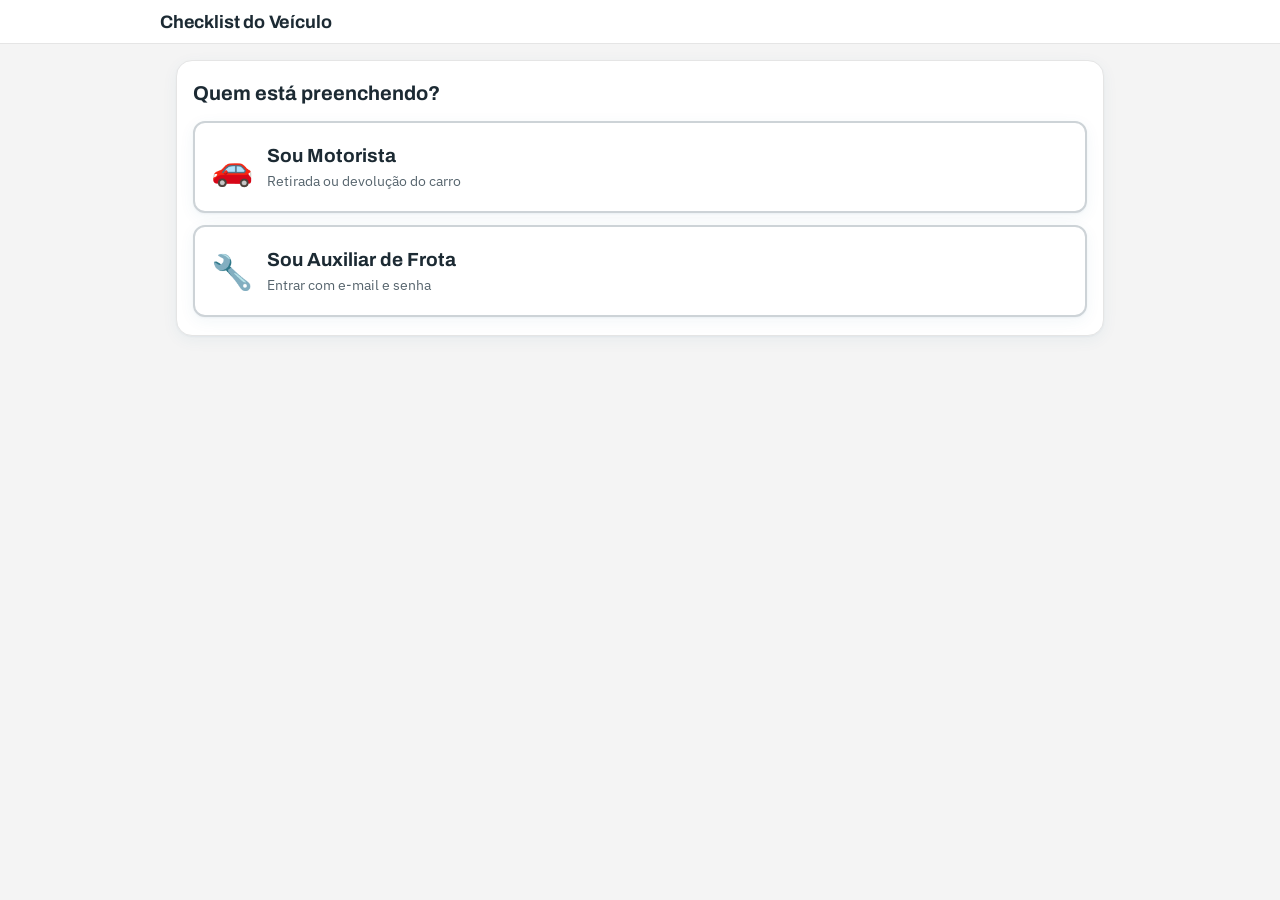
<file: checklist.html>
<!doctype html>
<html lang="pt-BR">
<head>
<meta charset="utf-8">
<meta name="viewport" content="width=device-width, initial-scale=1, viewport-fit=cover">
<meta name="theme-color" content="#00AFAA">
<meta name="mobile-web-app-capable" content="yes">
<meta name="apple-mobile-web-app-capable" content="yes">
<title>Checklist do Veículo · Beep Fleet</title>
<link rel="preconnect" href="https://fonts.googleapis.com">
<link rel="preconnect" href="https://fonts.gstatic.com" crossorigin>
<link href="https://fonts.googleapis.com/css2?family=Archivo:wght@600;700;800&family=IBM+Plex+Sans:wght@400;500;600&family=IBM+Plex+Mono:wght@500;600&display=swap" rel="stylesheet">
<link rel="stylesheet" href="css/tokens.css">
<style>
  /* Formulário mobile do checklist (Retirada / Devolução / Inspeção técnica). Mesmos tokens do index.html. */
  *{ box-sizing:border-box; }
  html,body{ margin:0; background:var(--paper); color:var(--ink); font-family:var(--font-body); font-size:var(--fs-xl); line-height:1.4; }
  body{ padding-bottom:calc(84px + env(safe-area-inset-bottom)); -webkit-tap-highlight-color:transparent; }
  header{ position:sticky; top:0; z-index:5; background:var(--surface); border-bottom:1px solid var(--line); padding:var(--espaco-4) var(--espaco-7) var(--espaco-3); }
  .hdr-row{ display:flex; align-items:center; justify-content:space-between; gap:var(--espaco-3); max-width:960px; margin:0 auto; }
  h1{ font-family:var(--font-display); font-size:var(--fs-2xl); margin:0; letter-spacing:-.01em; }
  .who{ font-size:var(--fs-sm-2); color:var(--muted); text-align:right; }
  .who button{ font-size:var(--fs-sm-2); }
  .steps{ display:flex; gap:var(--espaco-1); max-width:960px; margin:var(--espaco-3) auto 0; }
  .steps div{ flex:1; height:4px; border-radius:var(--raio-xs); background:var(--line); }
  .steps div.on{ background:var(--accent-marca); }
  .step-label{ max-width:960px; margin:var(--espaco-1) auto 0; font-size:var(--fs-sm); color:var(--muted); }
  main{ max-width:960px; margin:0 auto; padding:var(--espaco-7); }
  .card{ background:var(--surface); border:1px solid var(--line); border-radius:var(--radius); box-shadow:var(--shadow); padding:var(--espaco-6); margin-bottom:var(--espaco-5); }
  .card h2{ font-family:var(--font-display); font-size:var(--fs-xl); margin:0 0 var(--espaco-4); }
  .card h3{ font-size:var(--fs-lg); margin:var(--espaco-5) 0 var(--espaco-2); color:var(--muted); font-weight:600; }
  label.lbl{ display:block; font-size:var(--fs-md); font-weight:600; color:var(--muted); margin:var(--espaco-5) 0 var(--espaco-2); }
  input[type=text], input[type=number], input[type=email], input[type=password], input[type=date], select, textarea{
    width:100%; font:inherit; font-size:var(--fs-xl); color:var(--ink); background:var(--surface); border:1px solid var(--line-strong);
    border-radius:var(--raio-md); padding:var(--espaco-5); min-height:48px; }
  textarea{ min-height:80px; resize:vertical; }
  input:focus, select:focus, textarea:focus{ outline:2px solid var(--accent); outline-offset:-1px; }
  .mono{ font-family:var(--font-mono); letter-spacing:.04em; }
  .row{ display:flex; gap:var(--espaco-3); }
  .row > *{ flex:1; }
  button{ font:inherit; cursor:pointer; }
  .btn{ min-height:48px; border-radius:var(--raio-botao); border:1px solid var(--line-strong); background:var(--surface); color:var(--ink); padding:var(--espaco-4) var(--espaco-6); font-weight:600; }
  .btn.primary{ background:var(--accent); color:var(--accent-ink); border-color:var(--accent); }
  .btn.ghost{ background:transparent; border-color:transparent; color:var(--accent); min-height:36px; padding:var(--espaco-2) var(--espaco-3); }
  .btn:disabled{ opacity:.5; cursor:default; }
  .flex-none{ flex:none !important; }
  .chips{ display:flex; flex-wrap:wrap; gap:var(--espaco-3); }
  .chip{ min-height:44px; padding:var(--espaco-3) var(--espaco-6); border-radius:var(--raio-2xl); border:1px solid var(--line-strong); background:var(--surface); color:var(--ink); font-weight:500; }
  .chip.on{ background:var(--accent); border-color:var(--accent); color:var(--accent-ink); }
  .chip.sev-baixa.on{ background:var(--muted); border-color:var(--muted); color:var(--paper); }
  .chip.sev-media.on{ background:var(--warning); border-color:var(--warning); color:var(--texto-sobre-cor); }
  .chip.sev-alta.on{ background:var(--critical); border-color:var(--critical); color:var(--texto-sobre-cor); opacity:.85; }
  .chip.sev-critica.on{ background:var(--critical); border-color:var(--critical); color:var(--texto-sobre-cor); }
  .choice{ display:grid; grid-template-columns:1fr 1fr; gap:var(--espaco-3); }
  .choice .chip{ border-radius:var(--raio-botao); min-height:52px; font-weight:600; }
  .chip.ok.on{ background:var(--good); border-color:var(--good); color:var(--texto-sobre-cor); }
  .chip.bad.on{ background:var(--critical); border-color:var(--critical); color:var(--texto-sobre-cor); }
  .badge{ display:inline-block; font-size:var(--fs-xs); font-weight:600; padding:2px var(--espaco-3); border-radius:var(--raio-lg); background:var(--surface-2); color:var(--muted); }
  .badge.baixa{ background:var(--surface-2); color:var(--muted); }
  .badge.media{ background:var(--warning-soft); color:var(--warning); }
  .badge.alta{ background:var(--critical-soft); color:var(--critical); }
  .badge.critica{ background:var(--critical); color:var(--texto-sobre-cor); }
  .hint{ font-size:var(--fs-md); color:var(--muted); margin:var(--espaco-2) 0 0; }
  .cad-info{ font-size:var(--fs-md); background:var(--surface-2); border-radius:var(--raio-md); padding:var(--espaco-4); margin-top:var(--espaco-3); line-height:1.45; }
  .cad-info .btn{ width:100%; margin-top:var(--espaco-3); }
  .cad-check{ display:flex; gap:var(--espaco-3); align-items:flex-start; font-size:var(--fs-md); margin-top:var(--espaco-6); line-height:1.4; }
  .cad-check input{ width:20px; height:20px; flex:none; margin-top:1px; }
  .cad-foto{ display:flex; gap:var(--espaco-5); align-items:center; margin-top:var(--espaco-2); }
  .cad-foto img{ width:96px; height:64px; object-fit:cover; border-radius:var(--raio-sm); border:1px solid var(--line); }
  .warn{ font-size:var(--fs-md); color:var(--warning); background:var(--warning-soft); border-radius:var(--raio-md); padding:var(--espaco-3) var(--espaco-4); margin-top:var(--espaco-3); }
  .err{ font-size:var(--fs-md-2); color:var(--critical); background:var(--critical-soft); border-radius:var(--raio-md); padding:var(--espaco-3) var(--espaco-4); margin-top:var(--espaco-3); }
  .okbox{ font-size:var(--fs-md-2); color:var(--good); background:var(--good-soft); border-radius:var(--raio-md); padding:var(--espaco-3) var(--espaco-4); margin-top:var(--espaco-3); }
  .veic{ display:flex; justify-content:space-between; gap:var(--espaco-3); align-items:flex-start; background:var(--accent-soft); border:1px solid var(--accent-soft-line); border-radius:var(--raio-md); padding:var(--espaco-4) var(--espaco-5); margin-top:var(--espaco-4); }
  .veic b{ font-family:var(--font-mono); font-size:var(--fs-xl-2); }
  .grupo{ border-left:4px solid var(--line-strong); }
  .grupo.st-ok{ border-left-color:var(--good); }
  .grupo.st-problema{ border-left-color:var(--critical); }
  .prev{ font-size:var(--fs-sm); color:var(--faint); font-weight:500; margin-left:var(--espaco-2); }
  .abert{ border:1px solid var(--line); border-radius:var(--raio-md); padding:var(--espaco-4); margin-bottom:var(--espaco-3); background:var(--surface-2); }
  .abert .top{ display:flex; gap:var(--espaco-4); align-items:flex-start; }
  .abert img, .thumbs img{ width:64px; height:64px; object-fit:cover; border-radius:var(--raio-sm); border:1px solid var(--line); flex:none; background:var(--surface); }
  .anom{ border:1px dashed var(--line-strong); border-radius:var(--raio-md); padding:var(--espaco-4); margin-top:var(--espaco-4); }
  .anom-hdr{ display:flex; justify-content:space-between; align-items:center; font-weight:600; font-size:var(--fs-lg); }
  .thumbs{ display:flex; flex-wrap:wrap; gap:var(--espaco-3); margin-top:var(--espaco-3); align-items:center; }
  .thumb{ position:relative; }
  .thumb .st{ position:absolute; left:0; right:0; bottom:0; font-size:var(--fs-3xs); text-align:center; background:var(--fundo-legenda-foto); color:var(--texto-sobre-cor); border-radius:0 0 var(--raio-sm) var(--raio-sm); padding:1px 0; }
  .thumb .st.err{ background:var(--critical); margin:0; padding:1px 0; }
  .thumb .bar{ position:absolute; left:3px; right:3px; bottom:3px; height:4px; background:rgba(255,255,255,.4); border-radius:var(--raio-xs); overflow:hidden; }
  .thumb .bar i{ display:block; height:100%; background:var(--accent); }
  .cam{ width:64px; height:64px; border:1px dashed var(--line-strong); border-radius:var(--raio-sm); display:flex; flex-direction:column; align-items:center; justify-content:center; font-size:var(--fs-2xs); color:var(--muted); background:var(--surface); }
  .cam svg{ width:22px; height:22px; margin-bottom:2px; }
  .fixas{ display:grid; grid-template-columns:repeat(3,1fr); gap:var(--espaco-3); }
  .fixa{ border:1px solid var(--line); border-radius:var(--raio-md); padding:var(--espaco-3); text-align:center; font-size:var(--fs-md); font-weight:600; }
  .fixa .cam, .fixa img{ width:100%; height:auto; aspect-ratio:1; margin-top:var(--espaco-2); }
  .fixa img{ object-fit:cover; border-radius:var(--raio-sm); }
  .resumo li{ margin-bottom:var(--espaco-2); }
  .final{ text-align:center; padding:28px var(--espaco-7); }
  .final .big{ font-family:var(--font-display); font-size:var(--fs-4xl); margin:var(--espaco-4) 0; }
  .res-ok{ color:var(--good); } .res-atencao{ color:var(--warning); } .res-reparo_necessario, .res-urgente{ color:var(--critical); }
  .bottom{ position:fixed; left:0; right:0; bottom:0; background:var(--surface); border-top:1px solid var(--line); padding:12px 16px calc(12px + env(safe-area-inset-bottom)); z-index:6; }
  .bottom .row{ max-width:960px; margin:0 auto; }
  .hidden{ display:none !important; }
  .papeis{ display:grid; gap:var(--espaco-5); }
  .papel{ display:flex; align-items:center; gap:var(--espaco-6); width:100%; min-height:92px; padding:var(--espaco-7); text-align:left;
    background:var(--surface); color:var(--ink); border:2px solid var(--line-strong); border-radius:var(--raio-xl); box-shadow:var(--shadow); }
  .papel:active{ border-color:var(--accent); background:var(--accent-soft); }
  .papel .ico{ font-size:var(--fs-6xl); line-height:1; flex:none; }
  .papel b{ display:block; font-family:var(--font-display); font-size:var(--fs-2xl-2); }
  .papel span.sub{ display:block; font-size:var(--fs-lg); color:var(--muted); margin-top:2px; }
  .papel-topo{ display:flex; justify-content:space-between; align-items:center; margin-bottom:var(--espaco-1); }
  .papel-topo .badge{ font-size:var(--fs-sm-2); }
  .tc{ display:inline-block; margin-top:var(--espaco-1); font-size:var(--fs-sm); font-weight:600; padding:2px var(--espaco-3); border-radius:var(--raio-lg); background:var(--surface); border:1px solid var(--accent-soft-line); }
  #toast{ position:fixed; left:16px; right:16px; bottom:calc(92px + env(safe-area-inset-bottom)); z-index:9; display:flex; justify-content:center; pointer-events:none; }
  #toast div{ background:var(--ink); color:var(--paper); padding:var(--espaco-4) var(--espaco-6); border-radius:var(--raio-md); font-size:var(--fs-lg); max-width:520px; box-shadow:var(--shadow); }
  #toast div.e{ background:var(--critical); color:var(--texto-sobre-cor); }
  @media (min-width:900px){
    .grupos-grid{ display:grid; grid-template-columns:1fr 1fr; gap:var(--espaco-5); align-items:start; }
    .grupos-grid .card{ margin-bottom:0; }
  }
</style>
</head>
<body>
<header>
  <div class="hdr-row">
    <h1>Checklist do Veículo</h1>
    <div class="who" id="who"></div>
  </div>
  <div class="steps" id="steps"><div></div><div></div><div></div><div></div></div>
  <div class="step-label" id="step-label"></div>
</header>
<main id="main"></main>
<div class="bottom" id="bottom">
  <div class="row">
    <button class="btn flex-none" id="btn-voltar" type="button">Voltar</button>
    <button class="btn primary" id="btn-proximo" type="button">Próximo</button>
  </div>
</div>
<div id="toast"></div>

<script src="regras.js"></script>
<script>
(function(){
  "use strict";

  var SUPA_URL = "https://efmpzjkqiwyuumaoumof.supabase.co";
  var SUPA_ANON = "eyJhbGciOiJIUzI1NiIsInR5cCI6IkpXVCJ9.eyJpc3MiOiJzdXBhYmFzZSIsInJlZiI6ImVmbXB6amtxaXd5dXVtYW91bW9mIiwicm9sZSI6ImFub24iLCJpYXQiOjE3OTE1NjkzMDAsImV4cCI6MjEwNzE0NTMwMH0.k0AFjsUrT1HDjNe4D-k75LYgZ3DeOVDGCZvq-2cNozw";
  var FN_URL = SUPA_URL + "/functions/v1/checklist";
  var DRAFT_KEY = "ck_rascunho_v1", SESSION_KEY = "ck_sessao_v1", APARELHO_KEY = "ck_aparelho_v1";
  // Id aleatório deste aparelho, só para o limite de tentativas de matrícula (o servidor guarda cifrado).
  var APARELHO = (function(){
    var id = null;
    try{ id = localStorage.getItem(APARELHO_KEY); }catch(e){}
    if (!id){
      var b = new Uint8Array(16); (window.crypto || window.msCrypto).getRandomValues(b);
      id = Array.prototype.map.call(b, function(x){ return ("0" + x.toString(16)).slice(-2); }).join("");
      try{ localStorage.setItem(APARELHO_KEY, id); }catch(e){}
    }
    return id;
  })();

  var STEP_NAMES = ["Identificação", "Itens do veículo", "Combustível e fotos", "Revisão e envio"];
  var TIPOS = { retirada:"Retirada", devolucao:"Devolução", inspecao_tecnica:"Inspeção técnica" };
  var SEV = { baixa:"Baixa", media:"Média", alta:"Alta", critica:"Crítica" };
  var RES = { ok:"OK", atencao:"Atenção", reparo_necessario:"Reparo necessário", urgente:"Urgente — não rodar" };
  var NIVEIS = ["reserva","1/4","1/2","3/4","cheio"];
  var FIXAS = [["painel","Painel"],["frontal","Frente"],["traseira","Trás"]];
  var CAM_SVG = '<svg viewBox="0 0 24 24" fill="none" stroke="currentColor" stroke-width="2"><path d="M4 8h3l2-3h6l2 3h3v11H4z"/><circle cx="12" cy="13" r="3.5"/></svg>';

  // --- dados que vêm do servidor (não vão pro rascunho) ---
  var HUBS = [], CAT = [];
  var session = null;     // auxiliar logado {access_token, refresh_token, expires_at, nome, matricula}
  var auxiliar = false;
  var busy = false, enviando = false, carregando = false, loginEmail = "";
  var arquivosPendentes = {}; // fotoKey -> Blob comprimido (para "tentar de novo")

  var S = novoEstado();
  // Auto-cadastro de motorista: fica só na memória (dados pessoais nunca vão para o localStorage).
  var CAD = null, CAD_HUBS = [];
  var ESTADOS_CIVIS = ["Solteiro(a)", "Casado(a)", "União estável", "Divorciado(a)", "Viúvo(a)"];
  function novoEstado(){
    return { id: uuid(), step:0, papel:null, matricula:"", nome:"", placa:"", veiculo:null, ultimo:null, abertas:[],
      tipo:null, hub_id:"", km:"", grupos:{}, prefill:{}, confirmacoes:{}, novas:[],
      nivel:"", bateria:"", fixas:{}, observacoes:"", enviado:null, pendente:null, salvo_em:Date.now() };
  }

  // ---------------- utilidades ----------------
  function uuid(){
    if (window.crypto && crypto.randomUUID) return crypto.randomUUID();
    return "10000000-1000-4000-8000-100000000000".replace(/[018]/g, function(c){
      return (c ^ crypto.getRandomValues(new Uint8Array(1))[0] & 15 >> c / 4).toString(16); });
  }
  function esc(s){ return String(s == null ? "" : s).replace(/[&<>"']/g, function(c){ return {"&":"&amp;","<":"&lt;",">":"&gt;",'"':"&quot;","'":"&#39;"}[c]; }); }
  function $(id){ return document.getElementById(id); }
  function toast(msg, isErr){
    var host = $("toast"); host.innerHTML = '<div class="' + (isErr ? "e" : "") + '">' + esc(msg) + '</div>';
    clearTimeout(toast.t); toast.t = setTimeout(function(){ host.innerHTML = ""; }, 4200);
  }
  function fmtData(iso){ if (!iso) return ""; var d = new Date(iso); return d.toLocaleDateString("pt-BR") + " " + d.toLocaleTimeString("pt-BR", {hour:"2-digit", minute:"2-digit"}); }
  function fmtKm(n){ return n == null || n === "" ? "—" : Number(n).toLocaleString("pt-BR") + " km"; }
  function normPlaca(p){ return String(p || "").toUpperCase().replace(/[^A-Z0-9]/g, ""); }

  function salvarRascunho(){
    if (S.enviado) return;
    S.salvo_em = Date.now();
    try{ localStorage.setItem(DRAFT_KEY, JSON.stringify(S)); }catch(e){}
  }
  function lerRascunho(){ try{ var r = localStorage.getItem(DRAFT_KEY); return r ? JSON.parse(r) : null; }catch(e){ return null; } }
  function apagarRascunho(){ try{ localStorage.removeItem(DRAFT_KEY); }catch(e){} }

  // ---------------- sessão do auxiliar ----------------
  function salvarSessao(){ try{ session ? localStorage.setItem(SESSION_KEY, JSON.stringify(session)) : localStorage.removeItem(SESSION_KEY); }catch(e){} }
  function authToken(grant, body){
    return fetch(SUPA_URL + "/auth/v1/token?grant_type=" + grant, {
      method:"POST", headers:{ "apikey":SUPA_ANON, "Content-Type":"application/json" }, body: JSON.stringify(body)
    }).then(function(r){ return r.json().then(function(j){ if (!r.ok || !j.access_token) throw new Error(j.error_description || j.msg || "Falha no login"); return j; }); });
  }
  function aplicarToken(j){
    session = { access_token:j.access_token, refresh_token:j.refresh_token, expires_at: Date.now() + (j.expires_in || 3600) * 1000,
                nome: session && session.nome, matricula: session && session.matricula };
    salvarSessao();
  }
  var refreshing = null;
  function ensureFreshSession(){
    if (!session) return Promise.resolve(null);
    if (session.expires_at > Date.now() + 60000) return Promise.resolve(session);
    if (refreshing) return refreshing;
    refreshing = authToken("refresh_token", { refresh_token: session.refresh_token }).then(function(j){
      refreshing = null; aplicarToken(j); return session;
    }).catch(function(){ refreshing = null; session = null; auxiliar = false; salvarSessao(); renderWho(); return null; });
    return refreshing;
  }

  // ---------------- chamadas à Edge Function ----------------
  function api(acao, dados){
    return ensureFreshSession().then(function(){
      var headers = { "apikey":SUPA_ANON, "Content-Type":"application/json" };
      if (session) headers["Authorization"] = "Bearer " + session.access_token;
      var body = Object.assign({ acao:acao, aparelho:APARELHO }, dados || {});
      return fetch(FN_URL, { method:"POST", headers:headers, body: JSON.stringify(body) });
    }).then(function(r){
      return r.json().catch(function(){ return {}; }).then(function(j){
        if (!r.ok){ var err = new Error(j.error || ("Erro " + r.status)); err.dados = j; throw err; }
        return j;
      });
    }, function(e){ throw new Error(navigator.onLine === false ? "Sem conexão com a internet." : (e.message || "Falha de conexão.")); });
  }

  // ---------------- fotos: compressão + envio ----------------
  function carregarImagem(file){
    return new Promise(function(res, rej){
      var url = URL.createObjectURL(file), img = new Image();
      img.onload = function(){ res(img); setTimeout(function(){ URL.revokeObjectURL(url); }, 1000); };
      img.onerror = function(){ rej(new Error("Não foi possível ler a foto. Tente tirar de novo.")); };
      img.src = url;
    });
  }
  function redimensionar(img, max, q, comoDataUrl){
    var w = img.naturalWidth, h = img.naturalHeight, k = Math.min(1, max / Math.max(w, h));
    var c = document.createElement("canvas"); c.width = Math.round(w * k); c.height = Math.round(h * k);
    c.getContext("2d").drawImage(img, 0, 0, c.width, c.height);
    if (comoDataUrl) return Promise.resolve(c.toDataURL("image/jpeg", q));
    return new Promise(function(res){ c.toBlob(res, "image/jpeg", q); });
  }
  function putComProgresso(url, blob, onProg){
    return new Promise(function(res, rej){
      var x = new XMLHttpRequest();
      x.open("PUT", url); x.setRequestHeader("Content-Type", "image/jpeg"); x.setRequestHeader("x-upsert", "true");
      x.upload.onprogress = function(ev){ if (ev.lengthComputable) onProg(ev.loaded / ev.total); };
      x.onload = function(){ x.status >= 200 && x.status < 300 ? res() : rej(new Error("Falha ao enviar a foto (" + x.status + ")")); };
      x.onerror = function(){ rej(new Error("Falha de conexão ao enviar a foto.")); };
      x.send(blob);
    });
  }
  // foto = objeto guardado no estado: {key, path, thumb, status:'enviando'|'ok'|'erro', prog}
  function processarFoto(file, foto){
    foto.status = "enviando"; foto.prog = 0; render();
    return carregarImagem(file).then(function(img){
      return Promise.all([redimensionar(img, 1600, 0.8, false), redimensionar(img, 240, 0.7, true)]);
    }).then(function(r){
      arquivosPendentes[foto.key] = r[0]; foto.thumb = r[1]; render();
      return enviarFoto(foto);
    }).catch(function(e){ foto.status = "erro"; foto.msg = e.message; render(); toast(e.message, true); });
  }
  function enviarFoto(foto){
    var blob = arquivosPendentes[foto.key];
    if (!blob){ foto.status = "erro"; foto.msg = "Tire a foto de novo."; render(); return Promise.resolve(); }
    foto.status = "enviando"; foto.prog = 0; render();
    return api("upload", { matricula:S.matricula, placa:S.placa, checklist_id:S.id, arquivo: foto.key + ".jpg" }).then(function(u){
      return putComProgresso(u.signedUrl, blob, function(p){
        foto.prog = p; var el = document.querySelector('[data-bar="' + foto.key + '"]'); if (el) el.style.width = Math.round(p * 100) + "%";
      }).then(function(){ foto.path = u.path; foto.status = "ok"; delete arquivosPendentes[foto.key]; salvarRascunho(); render(); });
    }).catch(function(e){ foto.status = "erro"; foto.msg = e.message; render(); toast(e.message, true); });
  }
  function pedirFoto(cb){
    var inp = document.createElement("input");
    inp.type = "file"; inp.accept = "image/*"; inp.setAttribute("capture", "environment");
    inp.style.display = "none";
    document.body.appendChild(inp); // fora do DOM, alguns Safari (iOS) não disparam o onchange
    inp.onchange = function(){ if (inp.files && inp.files[0]) cb(inp.files[0]); inp.remove(); };
    inp.click();
  }
  function fotoKey(prefixo){ return (prefixo + "-" + Date.now().toString(36) + Math.random().toString(36).slice(2, 6)).toLowerCase().replace(/[^a-z0-9_-]/g, ""); }
  function thumbHtml(f, acaoRemover){
    var st = f.status === "ok" ? "" :
      f.status === "erro" ? '<div class="st err" data-retry="' + f.key + '">tentar de novo</div>' :
      '<div class="bar"><i data-bar="' + f.key + '" style="width:' + Math.round((f.prog || 0) * 100) + '%"></i></div>';
    return '<div class="thumb">' + (f.thumb ? '<img src="' + f.thumb + '" alt="">' : '<div class="cam">…</div>') + st +
      (acaoRemover ? '<button class="btn ghost" style="min-height:28px;padding:0 4px;font-size:12px;width:100%" ' + acaoRemover + '>remover</button>' : '') + '</div>';
  }

  // ---------------- regras ----------------
  function gruposAtuais(){
    if (!S.veiculo || !S.tipo) return [];
    var tc = S.veiculo.tipo_combustivel, map = {}, arr = [];
    CAT.forEach(function(it){
      if (it.tipos.indexOf(S.tipo) < 0) return;
      if (it.combustiveis && it.combustiveis.indexOf(tc) < 0) return;
      if (!map[it.grupo]){ map[it.grupo] = { grupo:it.grupo, nome:it.grupo_nome, ordem:it.grupo_ordem, itens:[] }; arr.push(map[it.grupo]); }
      map[it.grupo].itens.push(it);
    });
    return arr.sort(function(a, b){ return a.ordem - b.ordem; });
  }
  function itemPorCodigo(c){ for (var i = 0; i < CAT.length; i++) if (CAT[i].codigo === c) return CAT[i]; return null; }
  function nomeGrupo(g){ for (var i = 0; i < CAT.length; i++) if (CAT[i].grupo === g) return CAT[i].grupo_nome; return g; }
  function rotuloAnomalia(a){
    var it = a.item_codigo ? itemPorCodigo(a.item_codigo) : null;
    return (it ? it.descricao : "Outro problema") + (a.subtipo ? " — " + a.subtipo : "");
  }
  function todasFotos(){
    var l = [];
    S.novas.forEach(function(a){ a.fotos.forEach(function(f){ l.push(f); }); });
    Object.keys(S.fixas).forEach(function(k){ if (S.fixas[k]) l.push(S.fixas[k]); });
    return l;
  }
  // Bateria só para carro elétrico (pelo cadastro); os demais informam nível de combustível.
  function usaBateria(){ return !!S.veiculo && S.veiculo.tipo_combustivel === "eletrico"; }
  function usaCombustivel(){ return !!S.veiculo && !usaBateria(); }

  function validar(step){
    var e = [];
    if (step === 0){
      if (!S.nome) e.push("Confirme sua matrícula.");
      if (!S.veiculo) e.push("Busque a placa do veículo.");
      if (!S.tipo) e.push("Escolha o tipo de checklist.");
      if (S.pendente && S.tipo === "retirada") e.push("Faça primeiro a devolução do " + S.pendente.placa + ".");
      if (S.tipo === "inspecao_tecnica" && !auxiliar) e.push("Inspeção técnica exige login de auxiliar de frota.");
      if (!S.hub_id) e.push("Escolha o Hub.");
      if (!(Number(S.km) > 0)) e.push("Informe o KM do painel.");
    }
    if (step === 1){
      var gs = gruposAtuais();
      gs.forEach(function(g){
        var resp = S.grupos[g.grupo];
        if (!resp){ e.push(g.nome + ": responda se está tudo OK."); return; }
        S.abertas.forEach(function(a){ if (a.grupo === g.grupo && !S.confirmacoes[a.id]) e.push(g.nome + ": diga se \"" + rotuloAnomalia(a) + "\" continua."); });
        if (resp === "problema"){
          var ns = S.novas.filter(function(a){ return a.grupo === g.grupo; });
          if (!ns.length) e.push(g.nome + ": adicione o problema ou marque Tudo OK.");
          ns.forEach(function(a){
            var nome = g.nome + " / " + rotuloAnomalia(a);
            if (a.item_codigo === undefined) e.push(g.nome + ": escolha qual item tem problema.");
            else if (a.item_codigo === "" && !String(a.descricao || "").trim()) e.push(nome + ": descreva o problema.");
            var it = a.item_codigo ? itemPorCodigo(a.item_codigo) : null;
            if (it && it.subtipos && !a.subtipo) e.push(nome + ": escolha qual luz.");
            if (!a.fotos.some(function(f){ return f.status === "ok"; })) e.push(nome + ": foto obrigatória.");
          });
        }
      });
    }
    if (step === 2){
      if (usaCombustivel() && !S.nivel) e.push("Informe o nível de combustível.");
      if (usaBateria() && S.bateria === "") e.push("Informe o % de bateria.");
      if (S.bateria !== "" && !(Number(S.bateria) >= 0 && Number(S.bateria) <= 100)) e.push("% de bateria deve estar entre 0 e 100.");
      if (S.tipo === "inspecao_tecnica") FIXAS.forEach(function(f){ if (!(S.fixas[f[0]] && S.fixas[f[0]].status === "ok")) e.push("Foto obrigatória: " + f[1] + "."); });
    }
    if (step === 3){
      if (todasFotos().some(function(f){ return f.status !== "ok"; })) e.push("Espere todas as fotos terminarem de enviar (ou remova as que falharam).");
    }
    return e;
  }

  // ---------------- render ----------------
  function render(){
    renderWho();
    var steps = $("steps").children;
    for (var i = 0; i < steps.length; i++) steps[i].className = i <= S.step ? "on" : "";
    $("step-label").textContent = S.enviado ? "Enviado" : ("Etapa " + (S.step + 1) + " de 4 · " + STEP_NAMES[S.step]);
    // antes das etapas: escolha Motorista/Auxiliar e, para auxiliar sem sessão, o login
    if (CAD){
      $("main").innerHTML = renderCadastro();
      ["steps", "step-label", "bottom"].forEach(function(id){ $(id).classList.add("hidden"); });
      return;
    }
    var escolha = !carregando && !S.enviado && (!S.papel || (S.papel === "auxiliar" && !session));
    var html = carregando ? '<div class="card"><p class="hint" style="margin:0">Carregando…</p></div>'
      : escolha ? (S.papel ? renderLogin() : renderEscolha())
      : S.enviado ? renderFinal() : [renderStep0, renderStep1, renderStep2, renderStep3][S.step]();
    $("main").innerHTML = html;
    $("steps").classList.toggle("hidden", escolha);
    $("step-label").classList.toggle("hidden", escolha);
    $("bottom").classList.toggle("hidden", !!S.enviado || escolha);
    $("btn-voltar").disabled = S.step === 0 || busy;
    $("btn-proximo").disabled = busy;
    $("btn-proximo").textContent = S.step === 3 ? (enviando ? "Enviando…" : "Enviar checklist") : "Próximo";
  }
  function renderWho(){
    $("who").innerHTML = session
      ? esc(session.nome || "Auxiliar") + ' · <button class="btn ghost" data-act="logout" style="min-height:28px;padding:0">sair</button>'
      : "";
  }

  function renderEscolha(){
    return '<div class="card" style="padding:18px 16px"><h2 style="font-size:20px;margin-bottom:14px">Quem está preenchendo?</h2><div class="papeis">' +
      '<button class="papel" data-act="papel" data-v="motorista"><span class="ico" aria-hidden="true">🚗</span><span><b>Sou Motorista</b><span class="sub">Retirada ou devolução do carro</span></span></button>' +
      '<button class="papel" data-act="papel" data-v="auxiliar"><span class="ico" aria-hidden="true">🔧</span><span><b>Sou Auxiliar de Frota</b><span class="sub">Entrar com e-mail e senha</span></span></button>' +
      '</div></div>';
  }
  function renderLogin(){
    return '<div class="card"><h2>Entrar como Auxiliar de Frota</h2>' +
      '<label class="lbl" for="lg-email">E-mail</label><input type="email" id="lg-email" autocomplete="username" inputmode="email" value="' + esc(loginEmail) + '">' +
      '<label class="lbl" for="lg-senha">Senha</label><input type="password" id="lg-senha" autocomplete="current-password">' +
      '<button class="btn primary" data-act="login" style="width:100%;margin-top:14px"' + (busy ? " disabled" : "") + '>' + (busy ? "Entrando…" : "Entrar") + '</button>' +
      '<button class="btn ghost" data-act="trocar-papel" style="width:100%;margin-top:6px">Voltar — sou motorista</button></div>';
  }

  function renderStep0(){
    var h = '<div class="card"><div class="papel-topo"><h2 style="margin:0">Quem está preenchendo</h2>' +
      (S.papel === "auxiliar" ? '<span class="badge">Auxiliar de Frota</span>' : '<button class="btn ghost" data-act="trocar-papel" style="min-height:32px;padding:4px 0;font-size:13.5px">Não sou motorista</button>') + '</div>';
    h += '<label class="lbl" for="f-mat">Matrícula</label><div class="row">' +
      '<input type="text" inputmode="numeric" pattern="[0-9]*" id="f-mat" class="mono" maxlength="10" value="' + esc(S.matricula) + '" autocomplete="off">' +
      '<button class="btn flex-none" data-act="identificar">Confirmar</button></div>';
    if (S.nome) h += '<div class="okbox">Olá, <b>' + esc(S.nome) + '</b>.</div>';
    else if (S.papel === "motorista" && S.semCadastro){
      var ci = S.semCadastro;
      if (ci.status === "pendente") h += '<div class="cad-info"><b>Cadastro em análise.</b> O time de frota está conferindo seus dados. Assim que for aprovado, você já consegue fazer o checklist.</div>';
      else if (ci.status === "reprovado") h += '<div class="cad-info"><b>Seu cadastro foi reprovado</b> — ' + esc(ci.texto) + '<button class="btn primary" data-act="cad-abrir">Corrigir e enviar de novo</button></div>';
      else h += '<div class="cad-info">Não encontramos essa matrícula. <b>Ainda não tem cadastro de motorista?</b><button class="btn primary" data-act="cad-abrir">Quero me cadastrar</button></div>';
    }
    h += '</div>';

    h += '<div class="card"><h2>Veículo</h2><label class="lbl" for="f-placa">Placa</label><div class="row">' +
      '<input type="text" id="f-placa" class="mono" maxlength="8" autocapitalize="characters" autocomplete="off" value="' + esc(S.placa) + '" placeholder="ABC1D23">' +
      '<button class="btn flex-none" data-act="buscar-placa"' + (S.nome ? "" : " disabled") + '>Buscar</button></div>';
    if (!S.nome) h += '<p class="hint">Confirme a matrícula antes de buscar a placa.</p>';
    if (S.veiculo){
      var v = S.veiculo, u = S.ultimo;
      h += '<div class="veic"><div><b>' + esc(v.placa) + '</b><div style="font-size:13.5px">' + esc(v.modelo || "") + '</div>' +
        '<span class="tc">' + ({ eletrico:"⚡ Elétrico", combustao:"⛽ Combustão", hibrido:"Híbrido" }[v.tipo_combustivel] || "Combustível não cadastrado") + '</span>' +
        '<div class="hint" style="margin:2px 0 0">' + (u ? "Último: " + TIPOS[u.tipo] + " em " + fmtData(u.enviado_em) + " · " + fmtKm(u.km) : "Nenhum checklist anterior") + '</div></div>' +
        (S.abertas.length ? '<span class="badge alta">' + S.abertas.length + ' anomalia' + (S.abertas.length > 1 ? "s" : "") + ' aberta' + (S.abertas.length > 1 ? "s" : "") + '</span>' : '<span class="badge">sem pendências</span>') + '</div>';

      h += '<label class="lbl">Tipo de checklist</label><div class="chips">';
      ["retirada","devolucao"].concat(auxiliar ? ["inspecao_tecnica"] : []).forEach(function(t){
        h += '<button class="chip' + (S.tipo === t ? " on" : "") + '" data-act="tipo" data-v="' + t + '">' + TIPOS[t] + '</button>';
      });
      h += '</div>';
      if (S.pendente && S.tipo === "retirada"){
        h += '<div class="warn"><b>Devolução pendente.</b> Você ainda não fez a devolução do <b>' + esc(S.pendente.placa) + '</b> (retirado em ' +
          esc(fmtData(S.pendente.enviado_em)) + '). Faça a devolução antes de retirar outro carro.' +
          '<button class="btn" data-act="fazer-devolucao" style="margin-top:8px;width:100%">Fazer a devolução do ' + esc(S.pendente.placa) + ' agora</button></div>';
      }
      h += '<label class="lbl" for="f-hub">Hub</label><select id="f-hub"><option value="">Selecione…</option>' +
        HUBS.map(function(x){ return '<option value="' + x.id + '"' + (S.hub_id === x.id ? " selected" : "") + '>' + esc(x.nome) + '</option>'; }).join("") + '</select>';
      h += '<label class="lbl" for="f-km">KM do painel</label><input type="number" inputmode="numeric" id="f-km" class="mono" min="0" value="' + esc(S.km) + '">';
      h += '<div id="km-aviso">' + avisoKm() + '</div>';
    }
    return h + '</div>';
  }
  function avisoKm(){
    if (!S.veiculo) return "";
    var ref = Regras.kmAbaixoDoUltimo(S.km, S.ultimo && S.ultimo.km, S.veiculo.km_atual);
    return ref ? '<div class="warn">KM menor que o último registrado (' + fmtKm(ref) + '). Confira o painel.</div>' : "";
  }

  function renderStep1(){
    var gs = gruposAtuais(), codigos = gs.map(function(g){ return g.grupo; });
    var h = '<p class="hint" style="margin:0 0 12px">Para cada grupo, marque <b>Tudo OK</b> ou <b>Tem problema</b>. Problema novo precisa de foto.</p><div class="grupos-grid">';
    gs.forEach(function(g){
      var resp = S.grupos[g.grupo];
      var abertas = S.abertas.filter(function(a){ return a.grupo === g.grupo; });
      h += '<div class="card grupo' + (resp ? " st-" + resp : "") + '"><h2>' + esc(g.nome) +
        (S.prefill[g.grupo] && resp === "ok" ? '<span class="prev">como no último checklist</span>' : "") + '</h2>';
      if (abertas.length){
        h += '<h3 style="margin-top:0">Já reportado antes — ainda existe?</h3>';
        abertas.forEach(function(a){ h += abertaHtml(a, true); });
      }
      h += '<div class="choice">' +
        '<button class="chip ok' + (resp === "ok" ? " on" : "") + '" data-act="grupo" data-g="' + g.grupo + '" data-v="ok">' + (abertas.length ? "Nada novo" : "Tudo OK") + '</button>' +
        '<button class="chip bad' + (resp === "problema" ? " on" : "") + '" data-act="grupo" data-g="' + g.grupo + '" data-v="problema">Tem problema' + (abertas.length ? " novo" : "") + '</button></div>';
      if (resp === "problema"){
        S.novas.forEach(function(a, idx){ if (a.grupo === g.grupo) h += novaHtml(a, idx, g); });
        h += '<button class="btn ghost" data-act="add-anom" data-g="' + g.grupo + '" style="margin-top:6px;padding-left:0">+ Outro problema neste grupo</button>';
      }
      h += '</div>';
    });
    h += '</div>';
    var outras = S.abertas.filter(function(a){ return codigos.indexOf(a.grupo) < 0; });
    if (outras.length){
      h += '<div class="card"><h2>Outras pendências deste veículo</h2><p class="hint" style="margin-top:0">Registradas em outro tipo de checklist. Responder é opcional.</p>';
      outras.forEach(function(a){ h += abertaHtml(a, true); });
      h += '</div>';
    }
    return h;
  }
  function abertaHtml(a, comBotoes){
    var c = S.confirmacoes[a.id];
    var h = '<div class="abert"><div class="top">' + (a.foto_url ? '<a href="' + esc(a.foto_url) + '" target="_blank" rel="noopener"><img src="' + esc(a.foto_url) + '" alt="Foto da anomalia"></a>' : "") +
      '<div style="flex:1;min-width:0"><div style="font-weight:600;font-size:14px">' + esc(rotuloAnomalia(a)) + ' <span class="badge ' + a.severidade + '">' + SEV[a.severidade] + '</span></div>' +
      (a.descricao ? '<div style="font-size:13px">' + esc(a.descricao) + '</div>' : "") +
      '<div class="hint" style="margin:2px 0 0">' + nomeGrupo(a.grupo) + ' · desde ' + fmtData(a.reportada_em).split(" ")[0] + (a.status === "em_reparo" ? " · em reparo" : "") + '</div></div></div>';
    if (comBotoes) h += '<div class="choice" style="margin-top:8px">' +
      '<button class="chip bad' + (c === "continua" ? " on" : "") + '" data-act="conf" data-id="' + a.id + '" data-v="continua">Continua</button>' +
      '<button class="chip ok' + (c === "nao_existe" ? " on" : "") + '" data-act="conf" data-id="' + a.id + '" data-v="nao_existe">Não existe mais</button></div>';
    return h + '</div>';
  }
  function novaHtml(a, idx, g){
    var h = '<div class="anom"><div class="anom-hdr"><span>Problema</span><button class="btn ghost" data-act="rm-anom" data-i="' + idx + '" style="min-height:32px">remover</button></div>';
    h += '<label class="lbl" style="margin-top:4px">Qual item?</label><div class="chips">';
    g.itens.forEach(function(it){ h += '<button class="chip' + (a.item_codigo === it.codigo ? " on" : "") + '" data-act="item" data-i="' + idx + '" data-v="' + it.codigo + '">' + esc(it.descricao) + '</button>'; });
    h += '<button class="chip' + (a.item_codigo === "" ? " on" : "") + '" data-act="item" data-i="' + idx + '" data-v="">Outro</button></div>';
    var it = a.item_codigo ? itemPorCodigo(a.item_codigo) : null;
    if (it && it.subtipos){
      h += '<label class="lbl">Qual luz?</label><div class="chips">';
      it.subtipos.forEach(function(s){ h += '<button class="chip' + (a.subtipo === s ? " on" : "") + '" data-act="subtipo" data-i="' + idx + '" data-v="' + esc(s) + '">' + esc(s) + '</button>'; });
      h += '</div>';
    }
    if (a.item_codigo !== undefined){
      h += '<label class="lbl">Gravidade</label><div class="chips">';
      Object.keys(SEV).forEach(function(s){ h += '<button class="chip sev-' + s + (a.severidade === s ? " on" : "") + '" data-act="sev" data-i="' + idx + '" data-v="' + s + '">' + SEV[s] + '</button>'; });
      h += '</div>';
      h += '<label class="lbl">Descrição' + (a.item_codigo === "" ? "" : " (opcional)") + '</label><textarea data-desc="' + idx + '" rows="2">' + esc(a.descricao || "") + '</textarea>';
      h += '<label class="lbl">Foto (obrigatória)</label><div class="thumbs">';
      a.fotos.forEach(function(f, fi){ h += thumbHtml(f, 'data-act="rm-foto" data-i="' + idx + '" data-f="' + fi + '"'); });
      h += '<button class="cam" data-act="foto-anom" data-i="' + idx + '">' + CAM_SVG + 'Tirar foto</button></div>';
    }
    return h + '</div>';
  }

  function renderStep2(){
    var h = '<div class="card">';
    if (usaCombustivel()){
      h += '<h2>Nível de combustível</h2><div class="chips">';
      NIVEIS.forEach(function(n){ h += '<button class="chip' + (S.nivel === n ? " on" : "") + '" data-act="nivel" data-v="' + n + '">' + (n === "reserva" ? "Reserva" : n === "cheio" ? "Cheio" : n) + '</button>'; });
      h += '</div>';
    }
    if (usaBateria()){
      h += '<h2>Bateria</h2><label class="lbl" for="f-bat" style="margin-top:0">% de bateria no painel</label>' +
        '<input type="number" inputmode="numeric" id="f-bat" class="mono" min="0" max="100" value="' + esc(S.bateria) + '">';
    }
    h += '</div><div class="card"><h2>Fotos do veículo</h2><p class="hint" style="margin-top:0">' +
      (S.tipo === "inspecao_tecnica" ? "Obrigatórias na Inspeção técnica." : "Opcionais.") + '</p><div class="fixas">';
    FIXAS.forEach(function(f){
      var foto = S.fixas[f[0]];
      h += '<div class="fixa">' + f[1] + (foto ? thumbHtml(foto, 'data-act="rm-fixa" data-v="' + f[0] + '"') : '<button class="cam" data-act="foto-fixa" data-v="' + f[0] + '">' + CAM_SVG + 'Tirar foto</button>') + '</div>';
    });
    h += '</div></div><div class="card"><h2>Observações</h2><textarea id="f-obs" rows="3" placeholder="Opcional">' + esc(S.observacoes) + '</textarea></div>';
    return h;
  }

  function renderStep3(){
    var gs = gruposAtuais(), v = S.veiculo;
    var hub = HUBS.filter(function(x){ return x.id === S.hub_id; })[0];
    var h = '<div class="card"><h2>Confira antes de enviar</h2><ul class="resumo" style="padding-left:18px;margin:0">' +
      '<li><b>' + TIPOS[S.tipo] + '</b> · <span class="mono">' + esc(v.placa) + '</span> ' + esc(v.modelo || "") + '</li>' +
      '<li>' + esc(S.nome) + ' (matrícula ' + esc(S.matricula) + ') · Hub ' + esc(hub ? hub.nome : "") + '</li>' +
      '<li>KM ' + fmtKm(S.km) + (S.nivel ? " · Combustível " + esc(S.nivel) : "") + (S.bateria !== "" ? " · Bateria " + esc(S.bateria) + "%" : "") + '</li></ul></div>';
    var novas = S.novas.filter(function(a){ return S.grupos[a.grupo] === "problema"; });
    h += '<div class="card"><h2>Problemas novos (' + novas.length + ')</h2>';
    if (!novas.length) h += '<p class="hint" style="margin:0">Nenhum.</p>';
    novas.forEach(function(a){ h += '<div style="margin-bottom:6px"><span class="badge ' + a.severidade + '">' + SEV[a.severidade] + '</span> ' + esc(nomeGrupo(a.grupo)) + ' — ' + esc(rotuloAnomalia(a)) + (a.descricao ? '<div class="hint" style="margin:0">' + esc(a.descricao) + '</div>' : "") + '</div>'; });
    h += '</div>';
    var conf = S.abertas.filter(function(a){ return S.confirmacoes[a.id]; });
    if (conf.length){
      h += '<div class="card"><h2>Pendências anteriores</h2>';
      conf.forEach(function(a){ h += '<div style="margin-bottom:4px">' + esc(rotuloAnomalia(a)) + ': <b>' + (S.confirmacoes[a.id] === "continua" ? "continua" : "não existe mais") + '</b></div>'; });
      h += '</div>';
    }
    var okGrupos = gs.filter(function(g){ return S.grupos[g.grupo] === "ok"; }).map(function(g){ return g.nome; });
    if (okGrupos.length) h += '<div class="card"><h2>Tudo OK</h2><p class="hint" style="margin:0">' + esc(okGrupos.join(", ")) + '</p></div>';
    if (renderStep3.erro) h += '<div class="err">' + esc(renderStep3.erro) + '</div>';
    return h;
  }
  renderStep3.erro = "";

  function renderFinal(){
    var r = S.enviado.resultado;
    return '<div class="card final"><div style="font-size:15px;color:var(--muted)">Checklist enviado</div>' +
      '<div class="big res-' + r + '">' + RES[r] + '</div>' +
      '<p class="hint">' + TIPOS[S.tipo] + ' · <span class="mono">' + esc(S.veiculo.placa) + '</span> · ' + fmtData(new Date().toISOString()) + '</p>' +
      (r === "urgente" ? '<div class="err" style="text-align:left">Há problema crítico neste veículo. Avise a equipe de frota antes de rodar.</div>' : "") +
      '<button class="btn primary" data-act="novo" style="margin-top:16px;width:100%">Fazer outro checklist</button></div>';
  }

  // ---------------- ações ----------------
  function identificar(){
    var m = $("f-mat").value.trim();
    if (!/^\d+$/.test(m)){ toast("Digite só os números da matrícula.", true); return; }
    S.matricula = m; busy = true; render();
    return api("identificar", { matricula:m }).then(function(r){
      HUBS = r.hubs || []; CAT = r.catalogo || []; auxiliar = !!r.auxiliar;
      S.nome = r.nome; busy = false; salvarRascunho(); render();
      var pl = $("f-placa"); if (pl && !S.veiculo) pl.focus();
    }).catch(function(e){
      busy = false; S.nome = "";
      var d = e.dados || {};
      S.semCadastro = d.cadastro ? { status: d.cadastro.status, texto: e.message.replace(/^Seu cadastro foi reprovado: /, "") } : d.sem_cadastro ? { status: "nenhum" } : null;
      render(); toast(e.message, true);
    });
  }

  // ---------------------------------------------------------------- auto-cadastro de motorista
  function abrirCadastro(){
    CAD = { id: uuid(), d: { matricula: S.matricula || "", possui_senha: null, lgpd: false }, foto: null, enviando: false, ok: false };
    busy = true; render();
    api("cadastro_inicio").then(function(r){ CAD_HUBS = r.hubs || []; busy = false; render(); window.scrollTo(0, 0); })
      .catch(function(e){ busy = false; CAD = null; render(); toast(e.message, true); });
  }
  function cpfValido(c){
    c = String(c || "").replace(/\D/g, "");
    if (!/^\d{11}$/.test(c) || /^(\d)\1{10}$/.test(c)) return false;
    for (var t = 9; t < 11; t++){
      var s = 0; for (var i = 0; i < t; i++) s += Number(c[i]) * (t + 1 - i);
      var r = (s * 10) % 11; if (r === 10) r = 0; if (r !== Number(c[t])) return false;
    }
    return true;
  }
  function campo(id, rotulo, attrs){
    return '<label class="lbl" for="cad-' + id + '">' + rotulo + '</label><input ' + (/type=/.test(attrs || "") ? "" : 'type="text" ') + 'id="cad-' + id + '" data-cad="' + id + '" ' + (attrs || "") + ' value="' + esc(CAD.d[id] || "") + '">';
  }
  function renderCadastro(){
    if (CAD.ok) return '<div class="card"><h2>Cadastro enviado!</h2><p class="hint" style="margin:0">O time de frota vai conferir seus dados. Quando for aprovado, é só escolher <b>Sou Motorista</b> e digitar sua matrícula para fazer o checklist.</p>' +
      '<button class="btn primary" data-act="cad-fim" style="width:100%;margin-top:14px">Voltar ao início</button></div>';
    var d = CAD.d, f = CAD.foto, hoje = new Date().toISOString().slice(0, 10);
    var h = '<div class="card"><h2>Cadastro de motorista</h2><p class="hint" style="margin:0 0 6px">Preencha com seus dados. O time de frota confere e aprova; depois disso você já consegue fazer o checklist.</p>';
    h += campo("nome", "Nome completo", 'autocomplete="name"');
    h += campo("matricula", "Matrícula (a do RH)", 'inputmode="numeric" class="mono" maxlength="10" autocomplete="off"');
    h += campo("cpf", "CPF", 'inputmode="numeric" class="mono" maxlength="14" placeholder="000.000.000-00" autocomplete="off"');
    h += campo("email", "E-mail", 'type="email" inputmode="email" autocomplete="email"');
    h += campo("rg", "RG", 'autocomplete="off"');
    h += campo("data_nascimento", "Data de nascimento", 'type="date"');
    h += '<label class="lbl" for="cad-estado_civil">Estado civil</label><select id="cad-estado_civil" data-cad="estado_civil"><option value="">Selecione…</option>' +
      ESTADOS_CIVIS.map(function(x){ return '<option' + (d.estado_civil === x ? " selected" : "") + '>' + esc(x) + '</option>'; }).join("") + '</select>';
    h += '<label class="lbl" for="cad-hub_id">Hub onde você trabalha</label><select id="cad-hub_id" data-cad="hub_id"><option value="">Selecione…</option>' +
      CAD_HUBS.map(function(x){ return '<option value="' + x.id + '"' + (d.hub_id === x.id ? " selected" : "") + '>' + esc(x.nome) + '</option>'; }).join("") + '</select></div>';

    h += '<div class="card"><h2>CNH</h2>';
    h += campo("cnh", "Número da CNH (11 dígitos)", 'inputmode="numeric" class="mono" maxlength="11" autocomplete="off"');
    h += campo("cnh_validade", "Data de vencimento da CNH", 'type="date" min="' + hoje + '"');
    h += '<label class="lbl">Foto da CNH</label><div class="cad-foto">' +
      (f && f.thumb ? '<img src="' + f.thumb + '" alt="Foto da CNH">' : "") +
      '<button class="btn" data-act="cad-foto">' + (f ? "Tirar outra foto" : "Fotografar a CNH") + '</button></div>' +
      (f ? '<p class="hint" style="margin:6px 0 0">' + (f.status === "ok" ? "✓ Foto enviada." : f.status === "erro" ? '<span style="color:var(--critical)">' + esc(f.msg || "Falha ao enviar.") + '</span>' : "Enviando a foto…") + '</p>' : "") + '</div>';

    h += '<div class="card"><h2>Senha de abastecimento</h2><label class="lbl">Você já possui senha de abastecimento?</label><div class="chips">' +
      '<button class="chip' + (d.possui_senha === true ? " on" : "") + '" data-act="cad-possui" data-v="sim">Sim, já tenho</button>' +
      '<button class="chip' + (d.possui_senha === false ? " on" : "") + '" data-act="cad-possui" data-v="nao">Não tenho</button></div>';
    if (d.possui_senha !== null && d.possui_senha !== undefined){
      h += campo("senha", d.possui_senha ? "Sua senha atual (só números)" : "Senha que deseja cadastrar (só números, 4 a 8 dígitos)", 'type="password" inputmode="numeric" class="mono" maxlength="8" autocomplete="new-password"');
      h += campo("senha2", "Repita a senha", 'type="password" inputmode="numeric" class="mono" maxlength="8" autocomplete="new-password"');
      h += '<p class="hint" style="margin:6px 0 0">A senha fica guardada de forma cifrada e só o time de frota (administradores) consegue ver, para ajudar se você esquecer.</p>';
    }
    h += '<label class="cad-check"><input type="checkbox" data-cad="lgpd"' + (d.lgpd ? " checked" : "") + '><span>Autorizo a Beep Saúde a usar estes dados (CPF, RG, CNH, foto da CNH e senha de abastecimento) para o meu cadastro de motorista e para o cartão de abastecimento.</span></label>';
    h += '<button class="btn primary" data-act="cad-enviar" style="width:100%;margin-top:16px"' + (CAD.enviando ? " disabled" : "") + '>' + (CAD.enviando ? "Enviando…" : "Enviar cadastro") + '</button>' +
      '<button class="btn ghost" data-act="cad-cancelar" style="width:100%;margin-top:6px">Cancelar</button></div>';
    return h;
  }
  function cadFoto(file){
    var f = CAD.foto = { status: "enviando" }; render();
    carregarImagem(file).then(function(img){
      return Promise.all([redimensionar(img, 1600, 0.85, false), redimensionar(img, 240, 0.7, true)]);
    }).then(function(r){
      f.thumb = r[1]; render();
      return api("cadastro_upload", { cadastro_id: CAD.id }).then(function(u){ return putComProgresso(u.signedUrl, r[0], function(){}); });
    }).then(function(){ f.status = "ok"; render(); })
      .catch(function(e){ f.status = "erro"; f.msg = e.message; render(); toast(e.message, true); });
  }
  function cadValidar(){
    var d = CAD.d, hoje = new Date().toISOString().slice(0, 10);
    if (!/\S+\s+\S+/.test(d.nome || "")) return "Informe o nome completo.";
    if (!/^\d{1,10}$/.test(d.matricula || "")) return "Informe a matrícula (só números).";
    if (!cpfValido(d.cpf)) return "CPF inválido. Confira os números.";
    if (!/^[^\s@]+@[^\s@]+\.[^\s@]+$/.test(d.email || "")) return "E-mail inválido.";
    if ((d.rg || "").trim().length < 5) return "Informe o RG.";
    if (!d.data_nascimento) return "Informe a data de nascimento.";
    if (!d.estado_civil) return "Escolha o estado civil.";
    if (!d.hub_id) return "Escolha o hub.";
    if (!/^\d{11}$/.test(String(d.cnh || "").replace(/\D/g, ""))) return "O número da CNH tem 11 dígitos.";
    if (!d.cnh_validade) return "Informe o vencimento da CNH.";
    if (d.cnh_validade < hoje) return "CNH vencida — não é possível cadastrar.";
    if (!CAD.foto || CAD.foto.status !== "ok") return CAD.foto && CAD.foto.status === "enviando" ? "Aguarde a foto da CNH terminar de enviar." : "Fotografe a CNH.";
    if (d.possui_senha !== true && d.possui_senha !== false) return "Responda se já possui senha de abastecimento.";
    if (!/^\d{4,8}$/.test(d.senha || "")) return "A senha de abastecimento deve ter de 4 a 8 números.";
    if (d.senha !== d.senha2) return "As duas senhas não são iguais.";
    if (!d.lgpd) return "Marque a autorização de uso dos dados.";
    return "";
  }
  function cadEnviar(){
    var erro = cadValidar(); if (erro){ toast(erro, true); return; }
    var d = CAD.d;
    CAD.enviando = true; render();
    api("cadastro_enviar", { cadastro: { id: CAD.id, nome: d.nome.trim(), matricula: d.matricula, cpf: d.cpf, email: d.email.trim(), rg: d.rg.trim(),
      data_nascimento: d.data_nascimento, estado_civil: d.estado_civil, cnh: String(d.cnh).replace(/\D/g, ""), cnh_validade: d.cnh_validade,
      hub_id: d.hub_id, possui_senha: d.possui_senha, senha: d.senha, lgpd: true } }).then(function(){
      CAD = { ok: true }; // limpa os dados pessoais da memória
      S.semCadastro = { status: "pendente" }; S.nome = "";
      render(); window.scrollTo(0, 0);
    }).catch(function(e){ CAD.enviando = false; render(); toast(e.message, true); });
  }
  function buscarPlaca(tipoForcado){
    var p = normPlaca($("f-placa").value);
    if (p.length !== 7){ toast("Placa deve ter 7 caracteres (ex.: ABC1D23).", true); return; }
    if (S.veiculo && S.veiculo.placa !== p && (S.novas.length || Object.keys(S.fixas).length)){
      if (!confirm("Trocar de placa apaga os problemas e fotos já registrados. Continuar?")) return;
    }
    busy = true; render();
    api("veiculo", { matricula:S.matricula, placa:p }).then(function(r){
      busy = false;
      var trocou = !S.veiculo || S.veiculo.placa !== r.veiculo.placa;
      if (trocou){
        var keep = { matricula:S.matricula, nome:S.nome, papel:S.papel };
        S = novoEstado(); S.matricula = keep.matricula; S.nome = keep.nome; S.papel = keep.papel;
      }
      S.placa = r.veiculo.placa; S.veiculo = r.veiculo; S.ultimo = r.ultimo; S.abertas = r.anomalias_abertas || [];
      S.pendente = r.devolucao_pendente || null;
      if (trocou){
        S.tipo = tipoForcado || r.tipo_sugerido;
        if (S.ultimo && S.ultimo.nivel_combustivel) S.nivel = S.ultimo.nivel_combustivel;
        aplicarPrefill();
      }
      salvarRascunho(); render();
    }).catch(function(e){ busy = false; render(); toast(e.message, true); });
  }
  // Grupos que estavam OK no último checklist (e sem anomalia aberta) já vêm marcados como OK.
  function aplicarPrefill(){
    S.grupos = {}; S.prefill = {};
    if (!S.ultimo) return;
    (S.ultimo.grupos || []).forEach(function(g){
      var temAberta = S.abertas.some(function(a){ return a.grupo === g.grupo; });
      if (!g.tem_anomalia && !temAberta){ S.grupos[g.grupo] = "ok"; S.prefill[g.grupo] = true; }
    });
  }
  function mudarTipo(t){
    if (t === S.tipo) return;
    if (S.novas.length && !confirm("Mudar o tipo apaga os problemas já registrados neste checklist. Continuar?")) return;
    S.tipo = t; S.novas = []; aplicarPrefill(); salvarRascunho(); render();
  }
  function login(){
    var email = $("lg-email").value.trim(), senha = $("lg-senha").value;
    loginEmail = email; // sobrevive ao re-render (senha errada não apaga o e-mail)
    if (!email || !senha){ toast("Preencha e-mail e senha.", true); return; }
    busy = true; render();
    authToken("password", { email:email, password:senha }).then(function(j){
      aplicarToken(j); return api("sessao");
    }).then(function(r){
      busy = false;
      if (!r.auxiliar){ session = null; salvarSessao(); auxiliar = false; render(); toast("Seu usuário não tem acesso ao checklist de frota.", true); return; }
      session.nome = r.nome; session.matricula = r.matricula; salvarSessao(); auxiliar = true; S.papel = "auxiliar";
      if (r.matricula && !S.nome){ S.matricula = r.matricula; render(); identificar(); } else render();
    }).catch(function(e){ busy = false; render(); toast(e.message === "Invalid login credentials" ? "E-mail ou senha incorretos." : e.message, true); });
  }
  function logout(){
    session = null; auxiliar = false; salvarSessao();
    if (S.tipo === "inspecao_tecnica"){ S.tipo = null; S.novas = []; aplicarPrefill(); }
    S.papel = null; salvarRascunho(); render();
  }
  function enviar(){
    var gs = gruposAtuais();
    var novas = S.novas.filter(function(a){ return S.grupos[a.grupo] === "problema"; });
    var fotos = [];
    novas.forEach(function(a){ a.fotos.forEach(function(f){ fotos.push({ tipo:"anomalia", anomalia_id:a.id, path:f.path }); }); });
    FIXAS.forEach(function(f){ var x = S.fixas[f[0]]; if (x && x.status === "ok") fotos.push({ tipo:f[0], path:x.path }); });
    var ck = {
      id:S.id, placa:S.placa, tipo:S.tipo, hub_id:S.hub_id, km:Number(S.km),
      nivel_combustivel: usaCombustivel() ? S.nivel : null,
      bateria_pct: S.bateria === "" ? null : Number(S.bateria),
      observacoes:S.observacoes,
      grupos: gs.map(function(g){ return g.grupo; }),
      anomalias: novas.map(function(a){ return { id:a.id, grupo:a.grupo, item_codigo:a.item_codigo || null, subtipo:a.subtipo || null, descricao:a.descricao || null, severidade:a.severidade }; }),
      confirmacoes: Object.keys(S.confirmacoes).map(function(k){ return { origem_id:k, confirmacao:S.confirmacoes[k] }; }),
      fotos: fotos
    };
    busy = enviando = true; renderStep3.erro = ""; render();
    api("enviar", { matricula:S.matricula, checklist:ck }).then(function(r){
      busy = enviando = false; S.enviado = r; apagarRascunho(); render(); window.scrollTo(0, 0);
    }).catch(function(e){
      busy = enviando = false;
      if (e.dados && e.dados.devolucao_pendente){ // trava de devolução: volta para a 1ª etapa com o botão de devolver
        S.pendente = e.dados.devolucao_pendente; S.step = 0; salvarRascunho(); render(); window.scrollTo(0, 0); toast(e.message, true); return;
      }
      renderStep3.erro = "Não foi possível enviar: " + e.message + " Seus dados continuam salvos neste aparelho; tente de novo."; render();
    });
  }

  function proximo(){
    var erros = validar(S.step);
    if (erros.length){ toast(erros[0], true); return; }
    if (S.step === 3){ enviar(); return; }
    S.step++; salvarRascunho(); render(); window.scrollTo(0, 0);
  }
  function voltar(){ if (S.step > 0){ S.step--; salvarRascunho(); render(); window.scrollTo(0, 0); } }

  // ---------------- eventos ----------------
  $("btn-proximo").addEventListener("click", proximo);
  $("btn-voltar").addEventListener("click", voltar);

  document.addEventListener("input", function(ev){
    var k = ev.target.getAttribute && ev.target.getAttribute("data-cad");
    if (!k || !CAD) return;
    if (k === "cpf"){ // máscara 000.000.000-00
      var dg = ev.target.value.replace(/\D/g, "").slice(0, 11);
      ev.target.value = dg.replace(/^(\d{3})(\d)/, "$1.$2").replace(/^(\d{3})\.(\d{3})(\d)/, "$1.$2.$3").replace(/\.(\d{3})(\d{1,2})$/, ".$1-$2");
    }
    CAD.d[k] = ev.target.type === "checkbox" ? ev.target.checked : ev.target.value;
  });
  document.addEventListener("change", function(ev){
    var k = ev.target.getAttribute && ev.target.getAttribute("data-cad");
    if (k && CAD) CAD.d[k] = ev.target.type === "checkbox" ? ev.target.checked : ev.target.value;
  });

  document.addEventListener("click", function(ev){
    var retry = ev.target.closest("[data-retry]");
    if (retry){
      var f = todasFotos().filter(function(x){ return x.key === retry.getAttribute("data-retry"); })[0];
      if (f) enviarFoto(f);
      return;
    }
    var b = ev.target.closest("[data-act]"); if (!b || b.disabled) return;
    var act = b.getAttribute("data-act"), v = b.getAttribute("data-v"), i = Number(b.getAttribute("data-i"));
    switch (act){
      case "identificar": identificar(); break;
      case "cad-abrir": abrirCadastro(); return;
      case "cad-cancelar": CAD = null; render(); window.scrollTo(0, 0); return;
      case "cad-fim": CAD = null; S = novoEstado(); render(); window.scrollTo(0, 0); return;
      case "cad-foto": pedirFoto(cadFoto); return;
      case "cad-possui": CAD.d.possui_senha = v === "sim"; render(); return;
      case "cad-enviar": cadEnviar(); return;
      case "buscar-placa": buscarPlaca(); break;
      case "fazer-devolucao": if (S.pendente){ $("f-placa").value = S.pendente.placa; buscarPlaca("devolucao"); } break;
      case "papel":
        $("toast").innerHTML = "";
        S.papel = v; salvarRascunho(); render(); window.scrollTo(0, 0);
        var foco = $(v === "auxiliar" ? "lg-email" : "f-mat"); if (foco && !foco.value) foco.focus();
        return;
      case "trocar-papel": $("toast").innerHTML = ""; S.papel = null; break;
      case "login": login(); break;
      case "logout": logout(); break;
      case "tipo": mudarTipo(v); break;
      case "grupo":
        var g = b.getAttribute("data-g");
        S.grupos[g] = v; delete S.prefill[g];
        if (v === "problema" && !S.novas.some(function(a){ return a.grupo === g; })) S.novas.push(novaAnomalia(g));
        if (v === "ok") S.novas = S.novas.filter(function(a){ return a.grupo !== g; });
        break;
      case "conf": S.confirmacoes[b.getAttribute("data-id")] = v; break;
      case "add-anom": S.novas.push(novaAnomalia(b.getAttribute("data-g"))); break;
      case "rm-anom":
        var gg = S.novas[i].grupo; S.novas.splice(i, 1);
        if (!S.novas.some(function(a){ return a.grupo === gg; })) delete S.grupos[gg];
        break;
      case "item":
        var a = S.novas[i]; a.item_codigo = v; a.subtipo = null;
        var it = v ? itemPorCodigo(v) : null; a.severidade = it ? it.severidade_padrao : (a.severidade || "media");
        break;
      case "subtipo": S.novas[i].subtipo = v; break;
      case "sev": S.novas[i].severidade = v; break;
      case "foto-anom":
        var an = S.novas[i];
        pedirFoto(function(file){ var f = { key: fotoKey(an.id.slice(0, 8)), status:"enviando" }; an.fotos.push(f); processarFoto(file, f); });
        return;
      case "rm-foto": S.novas[i].fotos.splice(Number(b.getAttribute("data-f")), 1); break;
      case "foto-fixa":
        pedirFoto(function(file){ var f = { key: fotoKey(v), status:"enviando" }; S.fixas[v] = f; processarFoto(file, f); });
        return;
      case "rm-fixa": delete S.fixas[v]; break;
      case "nivel": S.nivel = v; break;
      case "novo":
        // auxiliar logado continua; motorista volta para "Quem está preenchendo?" (celular pode ser compartilhado)
        var keep = { matricula:S.matricula, nome:S.nome };
        S = novoEstado();
        if (session){ S.papel = "auxiliar"; S.matricula = keep.matricula; S.nome = keep.nome; }
        render(); window.scrollTo(0, 0); return;
      default: return;
    }
    salvarRascunho(); render();
  });
  function novaAnomalia(g){ return { id: uuid(), grupo:g, item_codigo:undefined, subtipo:null, severidade:"media", descricao:"", fotos:[] }; }

  document.addEventListener("input", function(ev){
    var t = ev.target;
    if (t.id === "f-km"){ S.km = t.value; $("km-aviso").innerHTML = avisoKm(); }
    else if (t.id === "f-hub"){ S.hub_id = t.value; }
    else if (t.id === "f-bat"){ S.bateria = t.value; }
    else if (t.id === "f-obs"){ S.observacoes = t.value; }
    else if (t.hasAttribute && t.hasAttribute("data-desc")){ S.novas[Number(t.getAttribute("data-desc"))].descricao = t.value; }
    else if (t.id === "f-mat"){ if (S.nome && t.value.trim() !== S.matricula){ S.nome = ""; } return; }
    else return;
    salvarRascunho();
  });
  document.addEventListener("change", function(ev){ if (ev.target.id === "f-hub"){ S.hub_id = ev.target.value; salvarRascunho(); } });
  document.addEventListener("keydown", function(ev){
    if (ev.key !== "Enter") return;
    if (ev.target.id === "f-mat"){ ev.preventDefault(); identificar(); }
    else if (ev.target.id === "f-placa"){ ev.preventDefault(); buscarPlaca(); }
    else if (ev.target.id === "lg-senha"){ ev.preventDefault(); login(); }
  });

  // ---------------- início ----------------
  function iniciar(){
    try{ session = JSON.parse(localStorage.getItem(SESSION_KEY) || "null"); }catch(e){ session = null; }
    var r = lerRascunho();
    var validoAte = 24 * 3600 * 1000;
    var pSessao = session ? api("sessao").then(function(x){
      auxiliar = !!x.auxiliar; if (!auxiliar){ session = null; salvarSessao(); } else { session.nome = x.nome; session.matricula = x.matricula; salvarSessao(); }
    }).catch(function(){}) : Promise.resolve();

    pSessao.then(function(){
      if (r && r.matricula && !r.enviado && Date.now() - (r.salvo_em || 0) < validoAte &&
          confirm("Há um checklist não enviado" + (r.placa ? " da placa " + r.placa : "") + ". Continuar de onde parou?")){
        S = r;
        S.papel = session ? "auxiliar" : (r.papel === "motorista" ? "motorista" : null);
        // fotos que estavam subindo quando a página fechou precisam ser tiradas de novo
        todasFotos().forEach(function(f){ if (f.status !== "ok"){ f.status = "erro"; f.msg = "Tire a foto de novo."; } });
        busy = carregando = true; render();
        return api("identificar", { matricula:S.matricula }).then(function(x){
          HUBS = x.hubs || []; CAT = x.catalogo || []; auxiliar = !!x.auxiliar;
          if (!S.placa) return;
          return api("veiculo", { matricula:S.matricula, placa:S.placa }).then(function(v){
            S.veiculo = v.veiculo; S.ultimo = v.ultimo; S.abertas = v.anomalias_abertas || []; S.pendente = v.devolucao_pendente || null;
            var ids = S.abertas.map(function(a){ return a.id; });
            Object.keys(S.confirmacoes).forEach(function(k){ if (ids.indexOf(k) < 0) delete S.confirmacoes[k]; });
          });
        }).then(function(){ busy = carregando = false; render(); }).catch(function(e){ busy = carregando = false; S.step = 0; render(); toast(e.message, true); });
      }
      apagarRascunho();
      if (session){
        S.papel = "auxiliar";
        if (session.matricula){ S.matricula = session.matricula; render(); return identificar(); }
      }
      render();
    });
    render();
  }
  iniciar();
})();
</script>
</body>
</html>
</file>
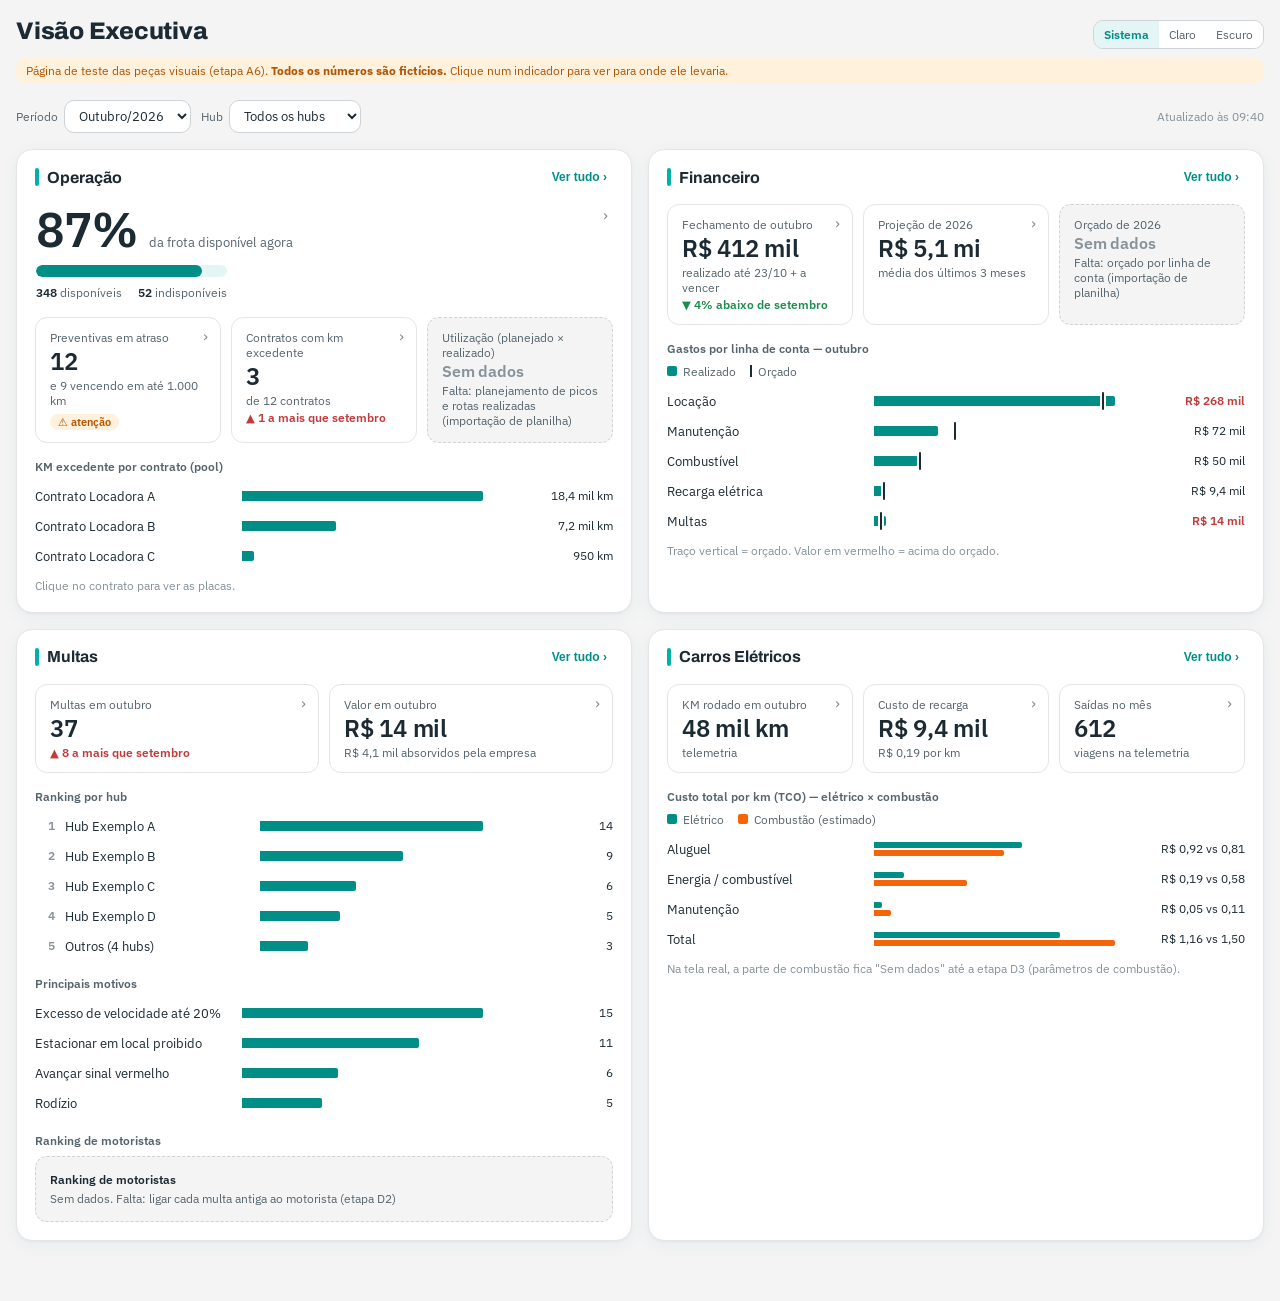
<file: testes/painel-exec.demo.html>
<!doctype html>
<html lang="pt-BR">
<head>
<meta charset="utf-8">
<meta name="viewport" content="width=device-width, initial-scale=1">
<title>Visão Executiva — peças (demonstração)</title>
<link rel="preconnect" href="https://fonts.googleapis.com">
<link rel="preconnect" href="https://fonts.gstatic.com" crossorigin>
<link href="https://fonts.googleapis.com/css2?family=Archivo:wght@600;700;800&family=IBM+Plex+Sans:wght@400;500;600&family=IBM+Plex+Mono:wght@500;600&display=swap" rel="stylesheet">
<link rel="stylesheet" href="../css/tokens.css">
<link rel="stylesheet" href="../css/painel-exec.css">
<style>
  /* Só a moldura da página de teste. */
  *{ box-sizing:border-box; }
  body{ margin:0; background:var(--paper); color:var(--ink); font-family:var(--font-body); }
  main{ max-width:1280px; margin:0 auto; padding:var(--espaco-8) var(--espaco-7) 60px; }
  .demo-topo{ display:flex; flex-wrap:wrap; align-items:baseline; justify-content:space-between; gap:var(--espaco-4); margin-bottom:var(--espaco-2); }
  h1{ font-family:var(--font-display); font-size:var(--fs-4xl); font-weight:800; margin:0; letter-spacing:-0.01em; }
  .demo-aviso{ font-size:var(--fs-sm); color:var(--warning); background:var(--warning-soft); border-radius:var(--raio-botao); padding:var(--espaco-2) var(--espaco-4); margin:var(--espaco-3) 0 var(--espaco-7); }
  .demo-tema{ display:inline-flex; border:1px solid var(--line-strong); border-radius:var(--raio-botao); overflow:hidden; }
  .demo-tema button{ font:inherit; font-size:var(--fs-sm); border:none; background:var(--surface); color:var(--muted); padding:var(--espaco-2) var(--espaco-4); cursor:pointer; }
  .demo-tema button.on{ background:var(--accent-soft); color:var(--accent); font-weight:600; }
  .demo-toast{ position:fixed; left:50%; bottom:20px; transform:translateX(-50%); background:var(--ink); color:var(--paper); padding:var(--espaco-4) var(--espaco-7); border-radius:var(--raio-botao); font-size:var(--fs-md); box-shadow:var(--shadow-forte); max-width:min(560px, calc(100vw - 32px)); z-index:70; }
</style>
</head>
<body>
<main>
  <div class="demo-topo">
    <h1>Visão Executiva</h1>
    <div class="demo-tema" role="group" aria-label="Tema">
      <button type="button" data-tema="">Sistema</button><button type="button" data-tema="light">Claro</button><button type="button" data-tema="dark">Escuro</button>
    </div>
  </div>
  <div class="demo-aviso">Página de teste das peças visuais (etapa A6). <b>Todos os números são fictícios.</b> Clique num indicador para ver para onde ele levaria.</div>

  <div class="ex-filtros">
    <label>Período <select><option>Outubro/2026</option><option>Ano de 2026</option></select></label>
    <label>Hub <select><option>Todos os hubs</option><option>Hub Exemplo A</option></select></label>
    <span class="ex-atualizado">Atualizado às 09:40</span>
  </div>

  <div class="ex-grade" id="grade"></div>
</main>
<div class="demo-toast" id="toast" hidden></div>

<script src="../js/painel-exec.js"></script>
<script>
(function(){
  var P = PainelExec;

  function quadrante(titulo, irTudo, corpo){
    return '<section class="ex-quadrante"><div class="ex-quad-head"><h2>' + P.esc(titulo) + '</h2>' +
      '<button type="button" class="ex-ver" data-ir="' + P.esc(JSON.stringify(irTudo)) + '">Ver tudo ›</button></div>' + corpo + '</section>';
  }
  function secao(titulo, html, nota){
    return '<div class="ex-secao"><h3>' + P.esc(titulo) + '</h3>' + html + (nota ? '<p class="ex-nota">' + P.esc(nota) + '</p>' : "") + '</div>';
  }

  // ---------- Operação ----------
  var operacao = quadrante("Operação", { modulo:"frota" },
    P.medidor({ valor:"87%", rot:"da frota disponível agora", parte:{ rot:"disponíveis", n:348 }, resto:{ rot:"indisponíveis", n:52 },
      ir:{ modulo:"frota", filtro:{ status:"indisponivel" } } }) +
    P.kpis([
      { rot:"Preventivas em atraso", valor:"12", sub:"e 9 vencendo em até 1.000 km", estado:{ txt:"⚠ atenção", tipo:"alerta" }, ir:{ modulo:"gestao_manutencao", filtro:{ revisao:"vencida" } } },
      { rot:"Contratos com km excedente", valor:"3", sub:"de 12 contratos", delta:{ seta:"▲", txt:"1 a mais que setembro", tipo:"ruim" }, ir:{ modulo:"frota", filtro:{ chip:"km_excedente" } } },
      { rot:"Utilização (planejado × realizado)", semDados:"planejamento de picos e rotas realizadas (importação de planilha)" }
    ]) +
    secao("KM excedente por contrato (pool)", P.barras({ itens:[
      { rot:"Contrato Locadora A", valor:18400, txt:"18,4 mil km", dica:"Locadora A · 42 placas · franquia pool 210 mil km/mês", ir:{ modulo:"frota", filtro:{ contrato:"A", chip:"km_excedente" } } },
      { rot:"Contrato Locadora B", valor:7200, txt:"7,2 mil km", dica:"Locadora B · 18 placas", ir:{ modulo:"frota", filtro:{ contrato:"B", chip:"km_excedente" } } },
      { rot:"Contrato Locadora C", valor:950, txt:"950 km", dica:"Locadora C · 6 placas", ir:{ modulo:"frota", filtro:{ contrato:"C", chip:"km_excedente" } } }
    ] }), "Clique no contrato para ver as placas.")
  );

  // ---------- Financeiro ----------
  var financeiro = quadrante("Financeiro", { modulo:"financeiro" },
    P.kpis([
      { rot:"Fechamento de outubro", valor:P.moeda(412300, true), sub:"realizado até 23/10 + a vencer", delta:{ seta:"▼", txt:"4% abaixo de setembro", tipo:"bom" }, ir:{ modulo:"financeiro", filtro:{ mes:"2026-10" } } },
      { rot:"Projeção de 2026", valor:P.moeda(5140000, true), sub:"média dos últimos 3 meses", ir:{ modulo:"financeiro", filtro:{ ano:2026 } } },
      { rot:"Orçado de 2026", semDados:"orçado por linha de conta (importação de planilha)" }
    ]) +
    secao("Gastos por linha de conta — outubro", P.barras({
      legenda:[ { txt:"Realizado", cls:"s1" }, { txt:"Orçado", cls:"meta" } ],
      itens:[
        { rot:"Locação", valor:268000, meta:255000, txt:P.moeda(268000, true), txtAcima:true, dica:"Locação · realizado R$ 268 mil · orçado R$ 255 mil · 5% acima", ir:{ modulo:"financeiro", filtro:{ categoria:"locacao", mes:"2026-10" } } },
        { rot:"Manutenção", valor:71500, meta:90000, txt:P.moeda(71500, true), dica:"Manutenção · realizado R$ 71,5 mil · orçado R$ 90 mil", ir:{ modulo:"financeiro", filtro:{ categoria:"manutencao" } } },
        { rot:"Combustível", valor:49800, meta:52000, txt:P.moeda(49800, true), dica:"Combustível · realizado R$ 49,8 mil · orçado R$ 52 mil", ir:{ modulo:"financeiro", filtro:{ categoria:"combustivel" } } },
        { rot:"Recarga elétrica", valor:9400, meta:12000, txt:P.moeda(9400, true), dica:"Recarga elétrica · realizado R$ 9,4 mil · orçado R$ 12 mil", ir:{ modulo:"financeiro", filtro:{ categoria:"recarga" } } },
        { rot:"Multas", valor:13600, meta:8000, txt:P.moeda(13600, true), txtAcima:true, dica:"Multas · realizado R$ 13,6 mil · orçado R$ 8 mil · 70% acima", ir:{ modulo:"financeiro", filtro:{ categoria:"multas" } } }
      ] }), "Traço vertical = orçado. Valor em vermelho = acima do orçado.")
  );

  // ---------- Multas ----------
  var multas = quadrante("Multas", { modulo:"multas" },
    P.kpis([
      { rot:"Multas em outubro", valor:"37", delta:{ seta:"▲", txt:"8 a mais que setembro", tipo:"ruim" }, ir:{ modulo:"multas", filtro:{ mes:"2026-10" } } },
      { rot:"Valor em outubro", valor:P.moeda(13600, true), sub:"R$ 4,1 mil absorvidos pela empresa", ir:{ modulo:"multas", filtro:{ mes:"2026-10" } } }
    ]) +
    secao("Ranking por hub", P.barras({ ranking:true, itens:[
      { rot:"Hub Exemplo A", valor:14, txt:"14", dica:"Hub Exemplo A · 14 multas · R$ 5,2 mil", ir:{ modulo:"multas", filtro:{ hub:"A" } } },
      { rot:"Hub Exemplo B", valor:9, txt:"9", dica:"Hub Exemplo B · 9 multas · R$ 3,1 mil", ir:{ modulo:"multas", filtro:{ hub:"B" } } },
      { rot:"Hub Exemplo C", valor:6, txt:"6", ir:{ modulo:"multas", filtro:{ hub:"C" } } },
      { rot:"Hub Exemplo D", valor:5, txt:"5", ir:{ modulo:"multas", filtro:{ hub:"D" } } },
      { rot:"Outros (4 hubs)", valor:3, txt:"3" }
    ] })) +
    secao("Principais motivos", P.barras({ itens:[
      { rot:"Excesso de velocidade até 20%", valor:15, txt:"15", ir:{ modulo:"multas", filtro:{ motivo:"velocidade20" } } },
      { rot:"Estacionar em local proibido", valor:11, txt:"11", ir:{ modulo:"multas", filtro:{ motivo:"estacionar" } } },
      { rot:"Avançar sinal vermelho", valor:6, txt:"6", ir:{ modulo:"multas", filtro:{ motivo:"sinal" } } },
      { rot:"Rodízio", valor:5, txt:"5", ir:{ modulo:"multas", filtro:{ motivo:"rodizio" } } }
    ] })) +
    secao("Ranking de motoristas", P.vazio("Ranking de motoristas", "ligar cada multa antiga ao motorista (etapa D2)"))
  );

  // ---------- Carros Elétricos ----------
  var eletricos = quadrante("Carros Elétricos", { modulo:"eletrificacao" },
    P.kpis([
      { rot:"KM rodado em outubro", valor:P.compacto(48250) + " km", sub:"telemetria", ir:{ modulo:"eletrificacao", filtro:{ mes:"2026-10" } } },
      { rot:"Custo de recarga", valor:P.moeda(9400, true), sub:"R$ 0,19 por km", ir:{ modulo:"eletrificacao", filtro:{ mes:"2026-10" } } },
      { rot:"Saídas no mês", valor:"612", sub:"viagens na telemetria", ir:{ modulo:"eletrificacao", filtro:{ mes:"2026-10" } } }
    ]) +
    secao("Custo total por km (TCO) — elétrico × combustão", P.barras({
      legenda:[ { txt:"Elétrico", cls:"s1" }, { txt:"Combustão (estimado)", cls:"s2" } ],
      itens:[
        { rot:"Aluguel", valor:0.92, valor2:0.81, txt:"R$ 0,92 vs 0,81", dica:"Aluguel por km · elétrico R$ 0,92 · combustão R$ 0,81" },
        { rot:"Energia / combustível", valor:0.19, valor2:0.58, txt:"R$ 0,19 vs 0,58", dica:"Energia por km · elétrico R$ 0,19 · combustão R$ 0,58" },
        { rot:"Manutenção", valor:0.05, valor2:0.11, txt:"R$ 0,05 vs 0,11", dica:"Manutenção por km · elétrico R$ 0,05 · combustão R$ 0,11" },
        { rot:"Total", valor:1.16, valor2:1.50, txt:"R$ 1,16 vs 1,50", dica:"Total por km · elétrico R$ 1,16 · combustão R$ 1,50 · 23% mais barato" }
      ] }), "Na tela real, a parte de combustão fica \"Sem dados\" até a etapa D3 (parâmetros de combustão).")
  );

  var grade = document.getElementById("grade");
  grade.innerHTML = operacao + financeiro + multas + eletricos;

  var toast = document.getElementById("toast"), tt;
  var NOMES = { frota:"Cadastro da Frota", financeiro:"Financeiro", multas:"Multas", eletrificacao:"Carros Elétricos", gestao_manutencao:"Gestão de Manutenção", qualidade:"Qualidade da Frota" };
  P.ligar(grade, function(destino){
    var f = destino.filtro ? Object.keys(destino.filtro).map(function(k){ return k + " = " + destino.filtro[k]; }).join(", ") : "sem filtro";
    toast.textContent = "Abriria: " + (NOMES[destino.modulo] || destino.modulo) + " · " + f;
    toast.hidden = false; clearTimeout(tt); tt = setTimeout(function(){ toast.hidden = true; }, 3500);
  });

  // Tema (só na demonstração).
  var botoes = document.querySelectorAll(".demo-tema button");
  function tema(t){
    if (t) document.documentElement.setAttribute("data-theme", t); else document.documentElement.removeAttribute("data-theme");
    botoes.forEach(function(b){ b.classList.toggle("on", b.getAttribute("data-tema") === t); });
  }
  botoes.forEach(function(b){ b.addEventListener("click", function(){ tema(b.getAttribute("data-tema")); }); });
  var h = location.hash.replace("#", ""); tema(h === "light" || h === "dark" ? h : "");
})();
</script>
</body>
</html>
</file>
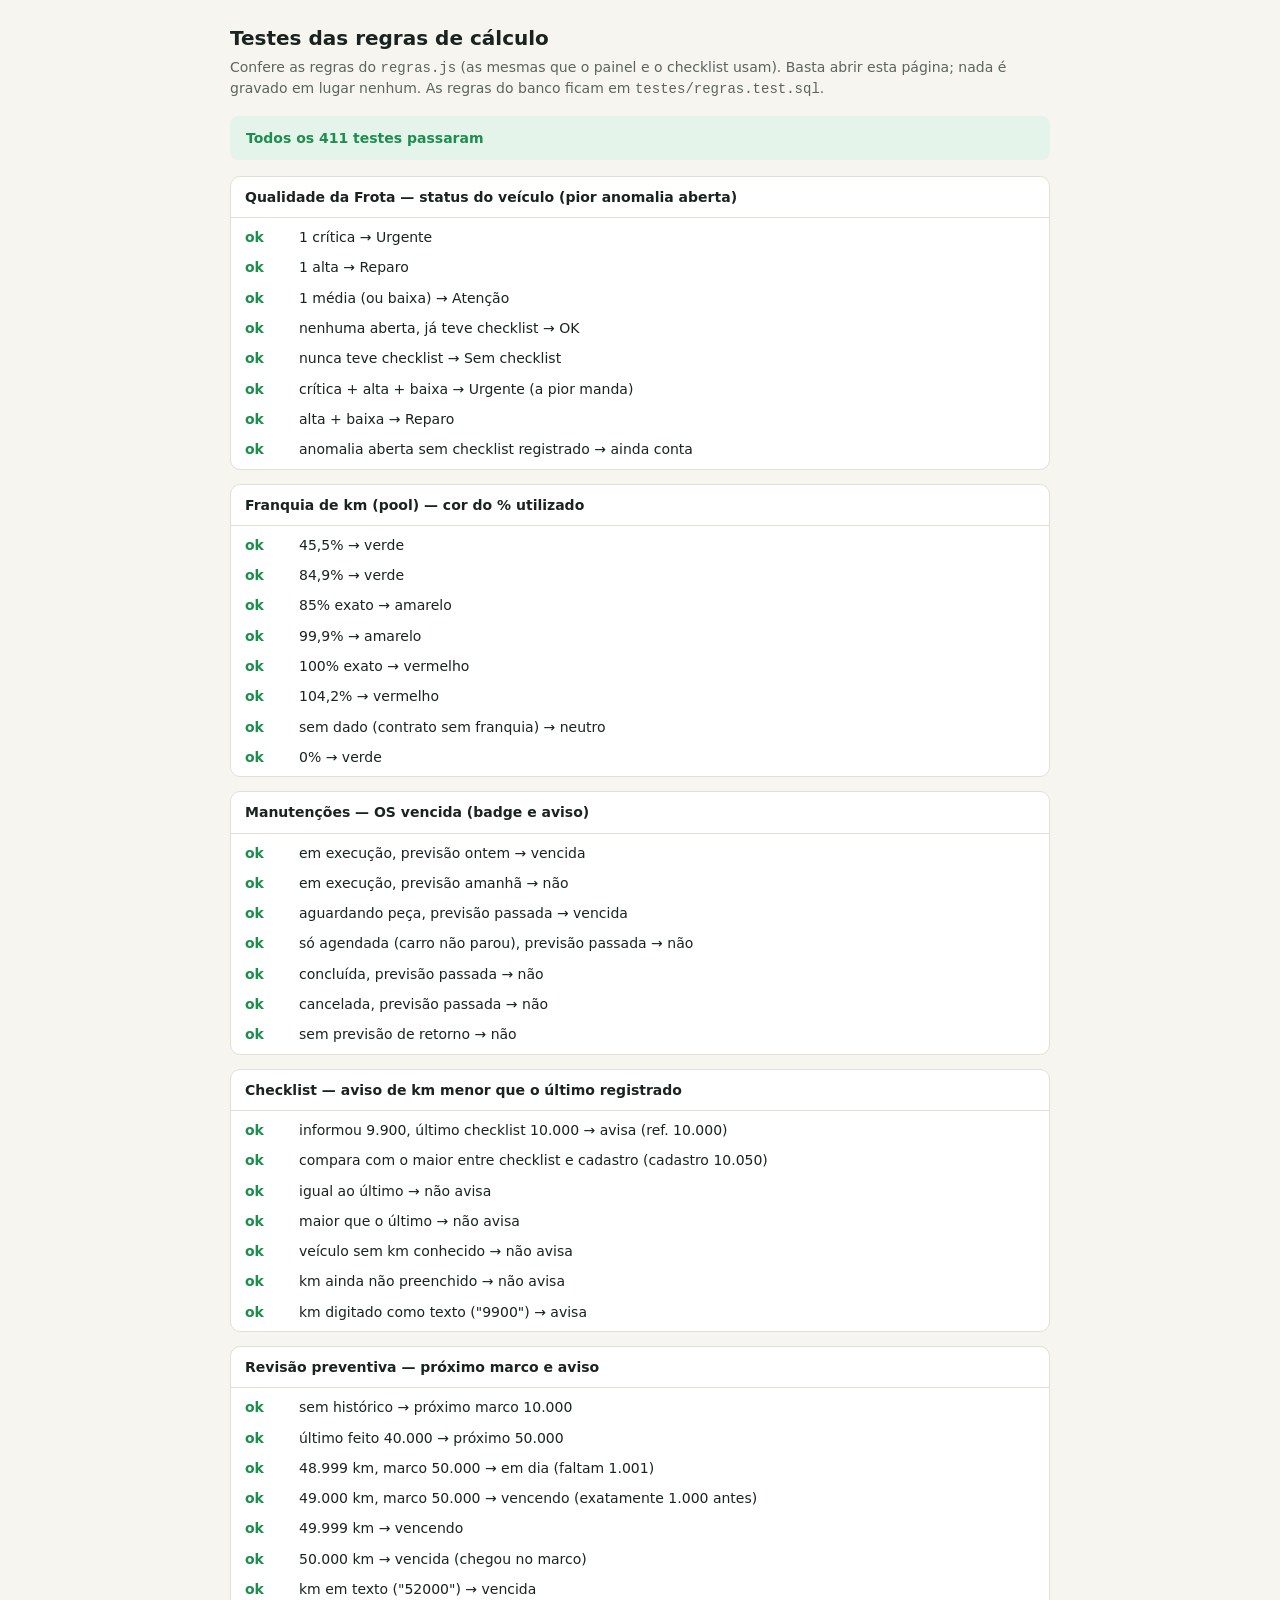
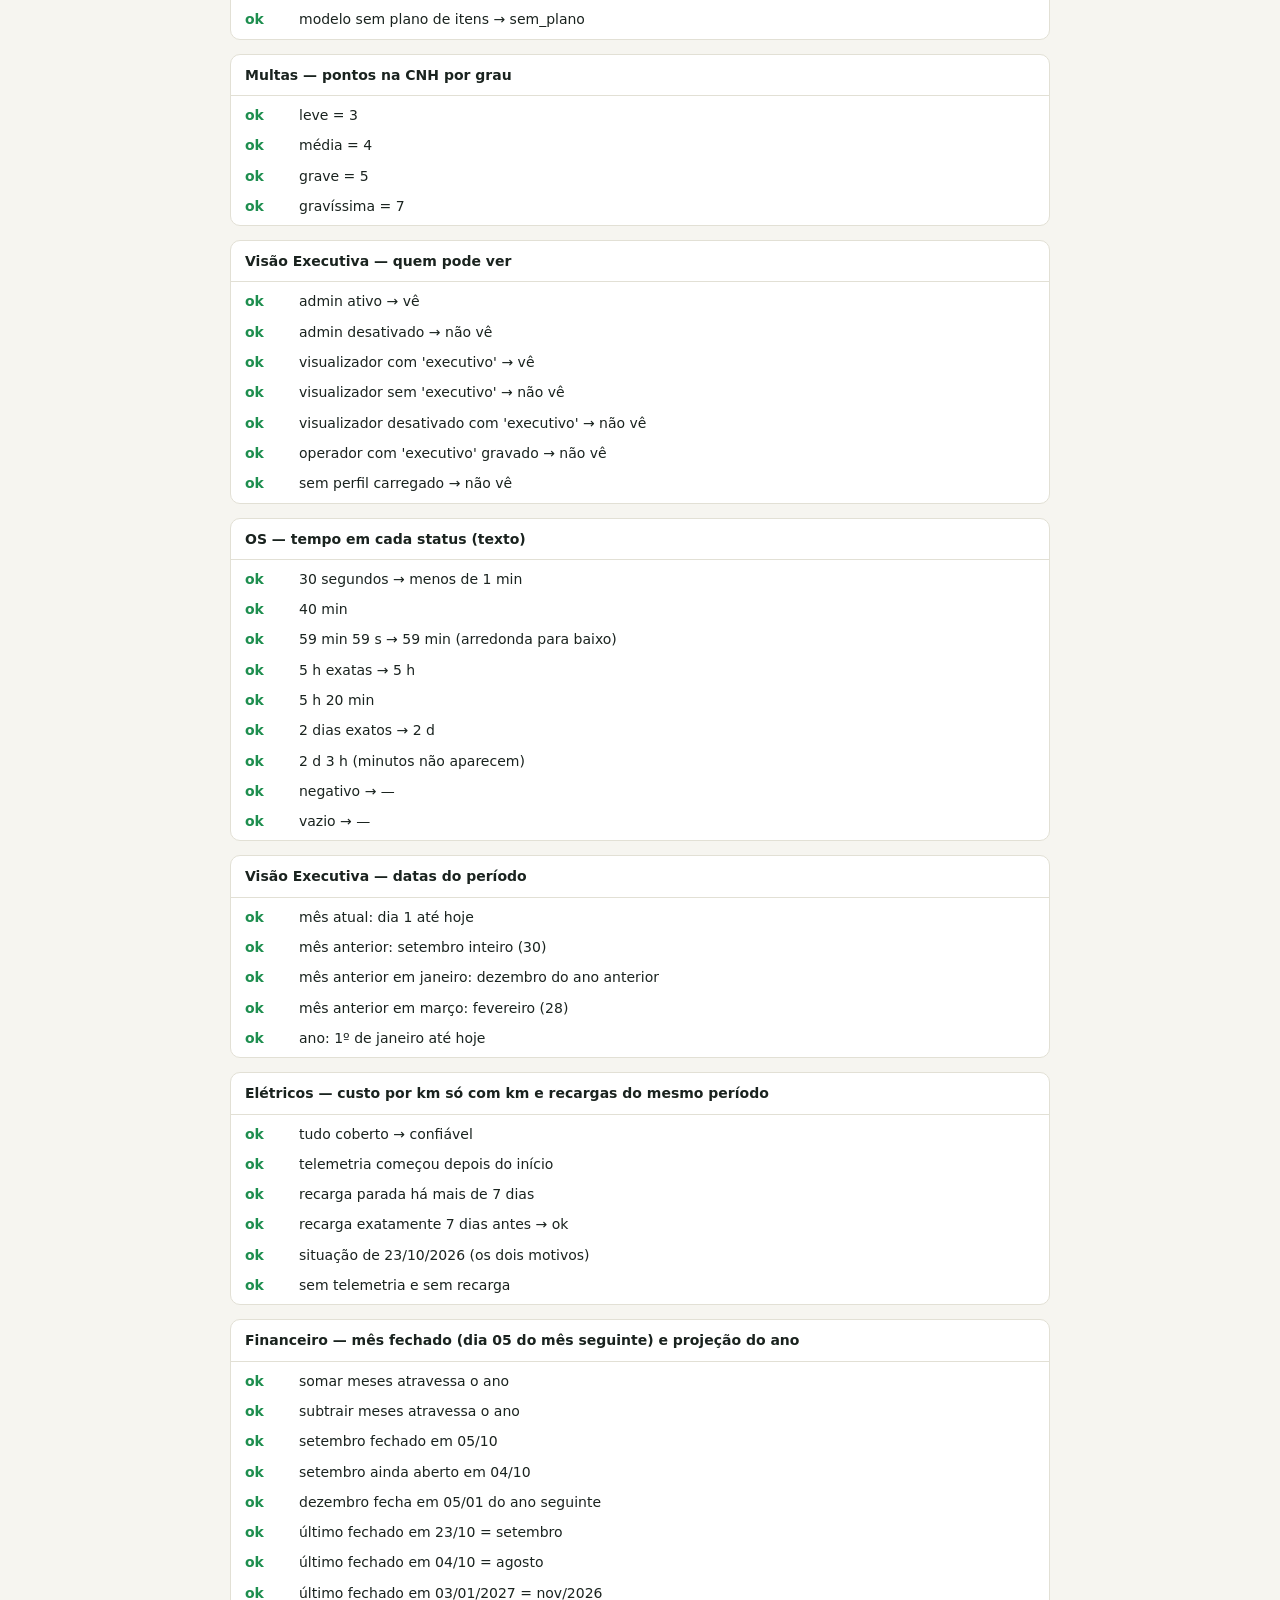
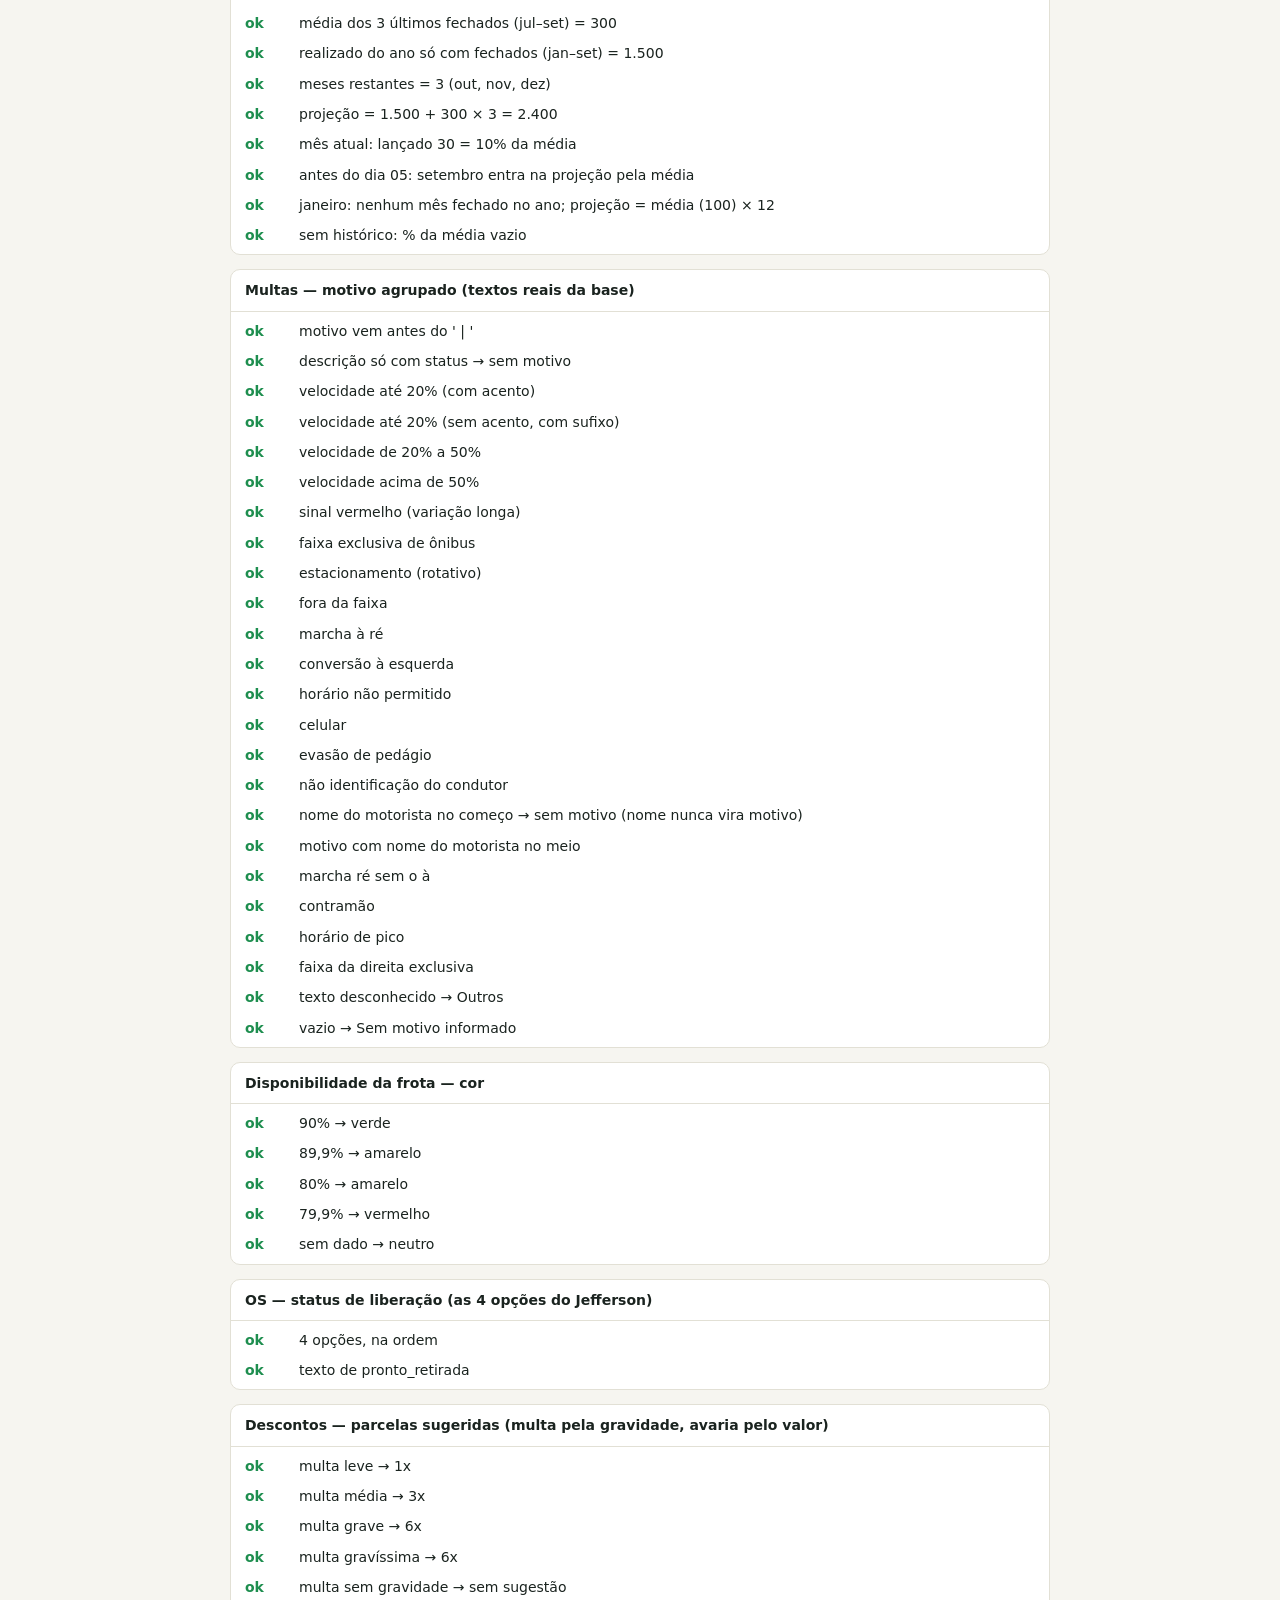
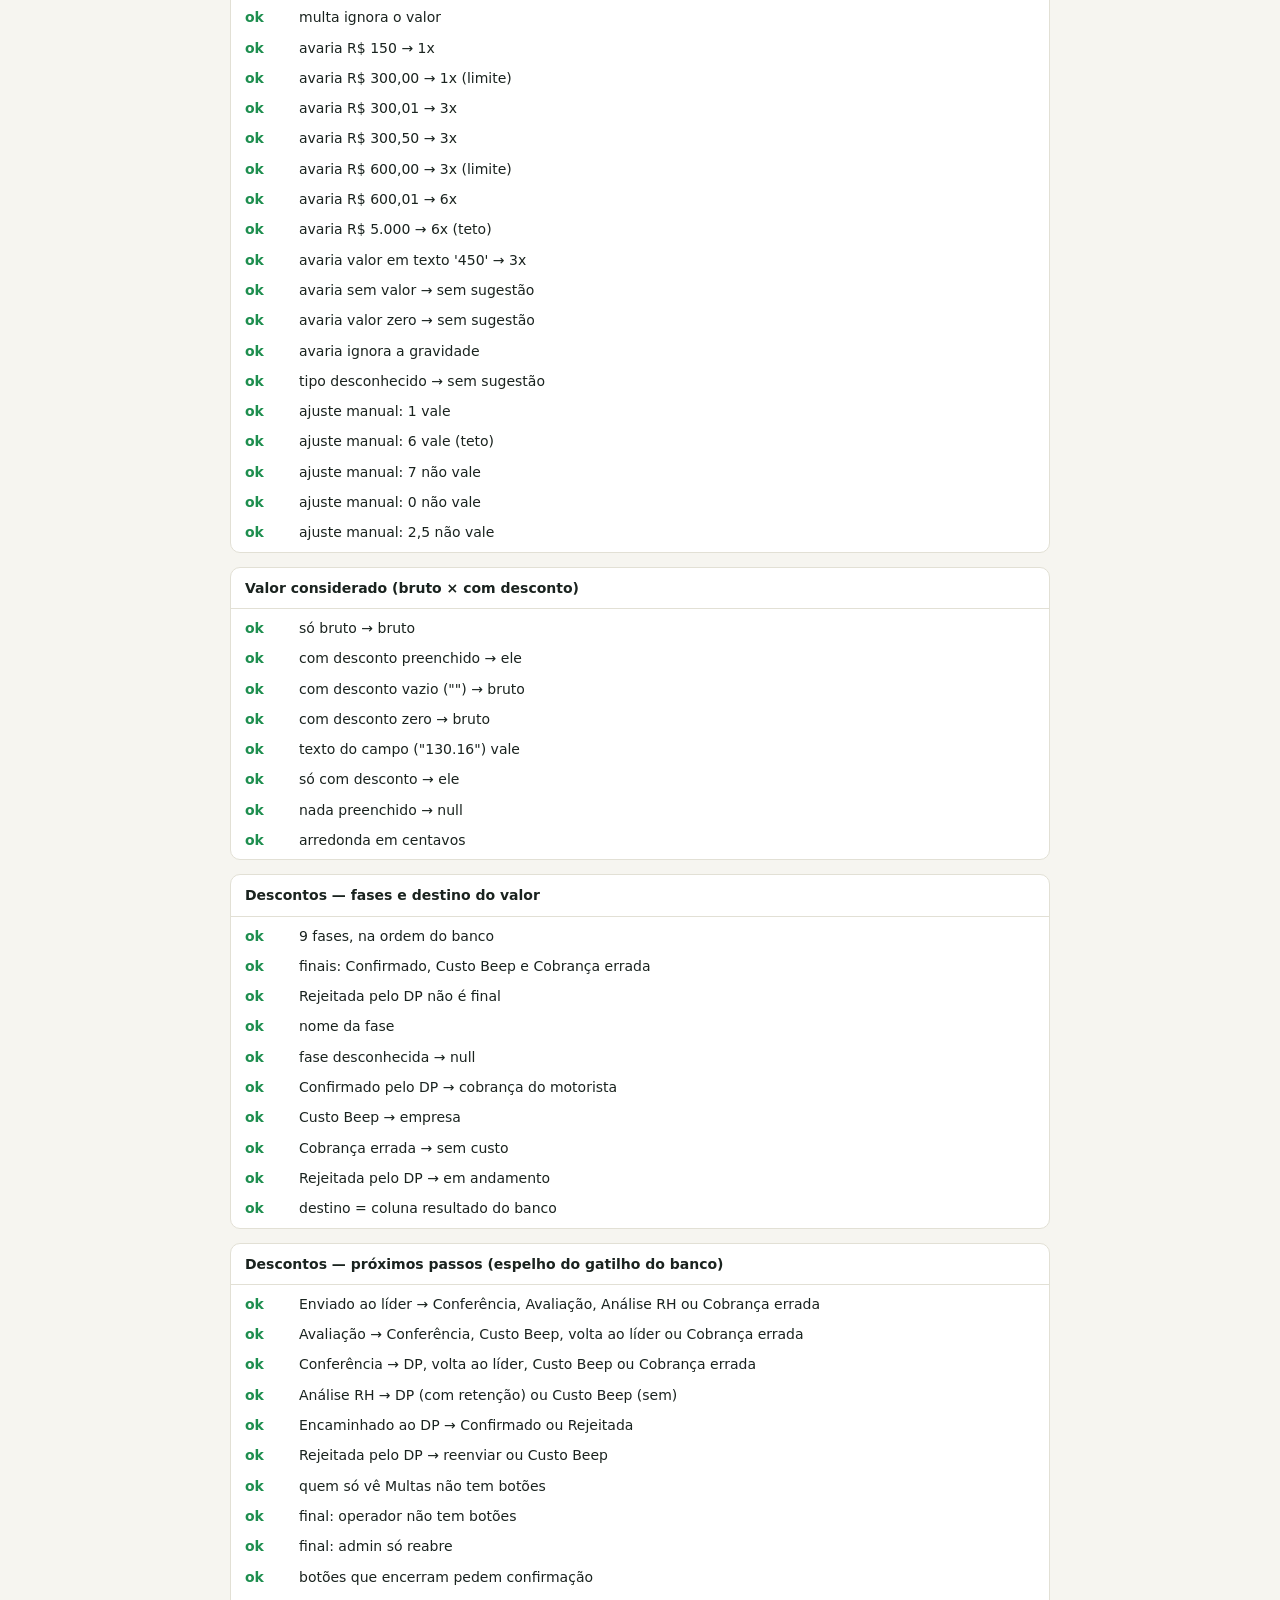
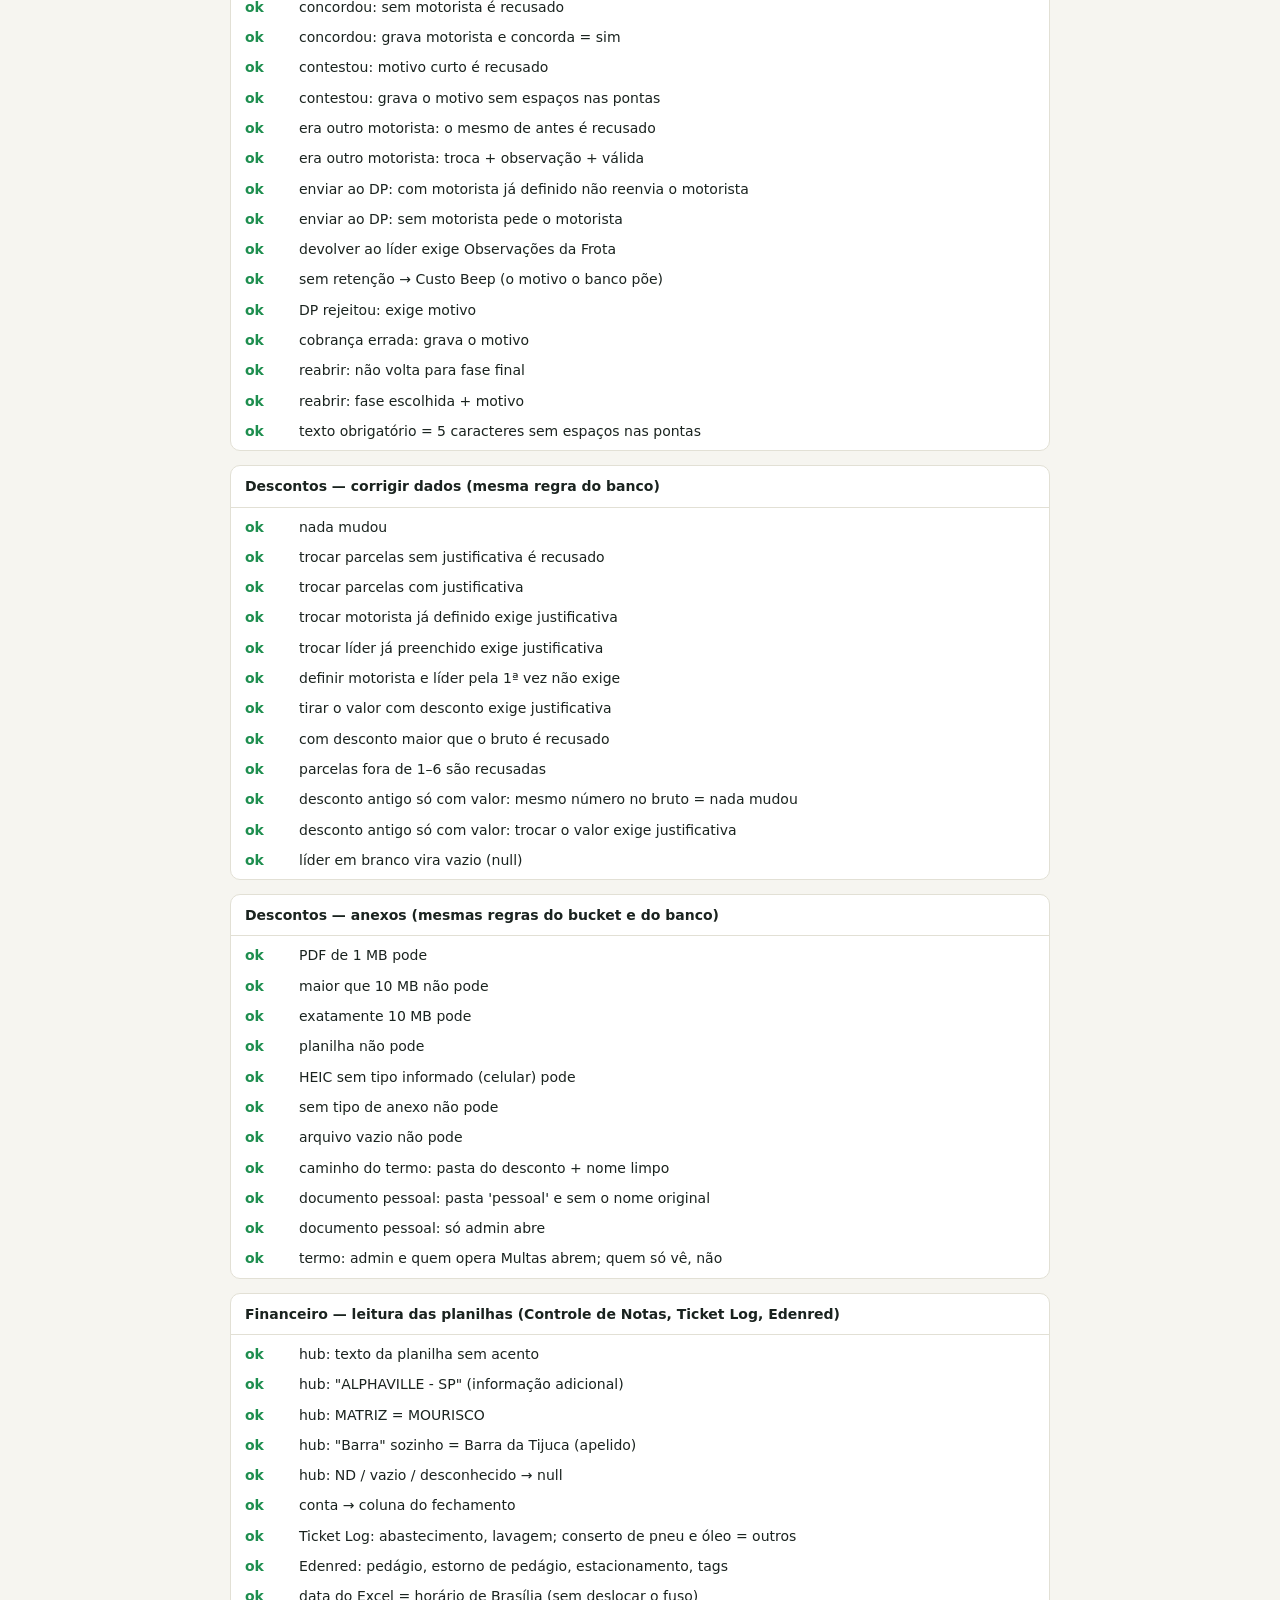
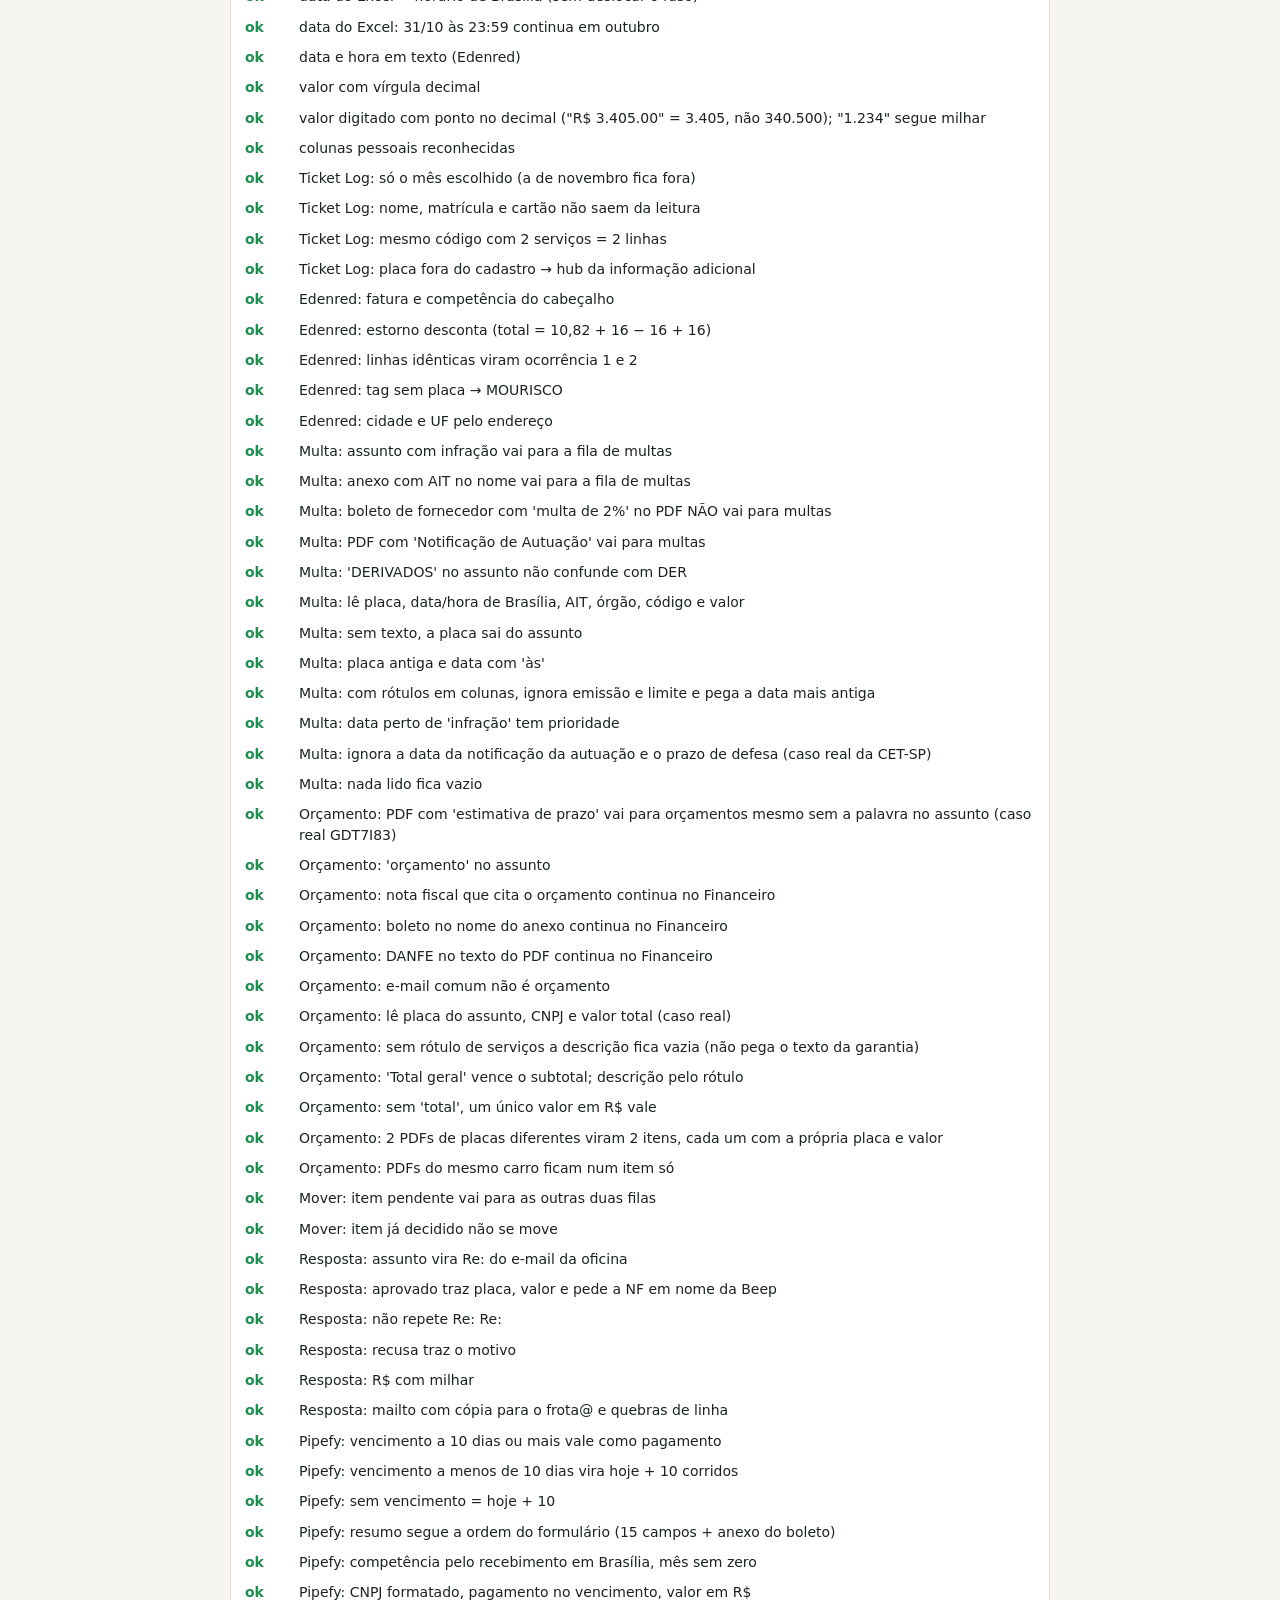
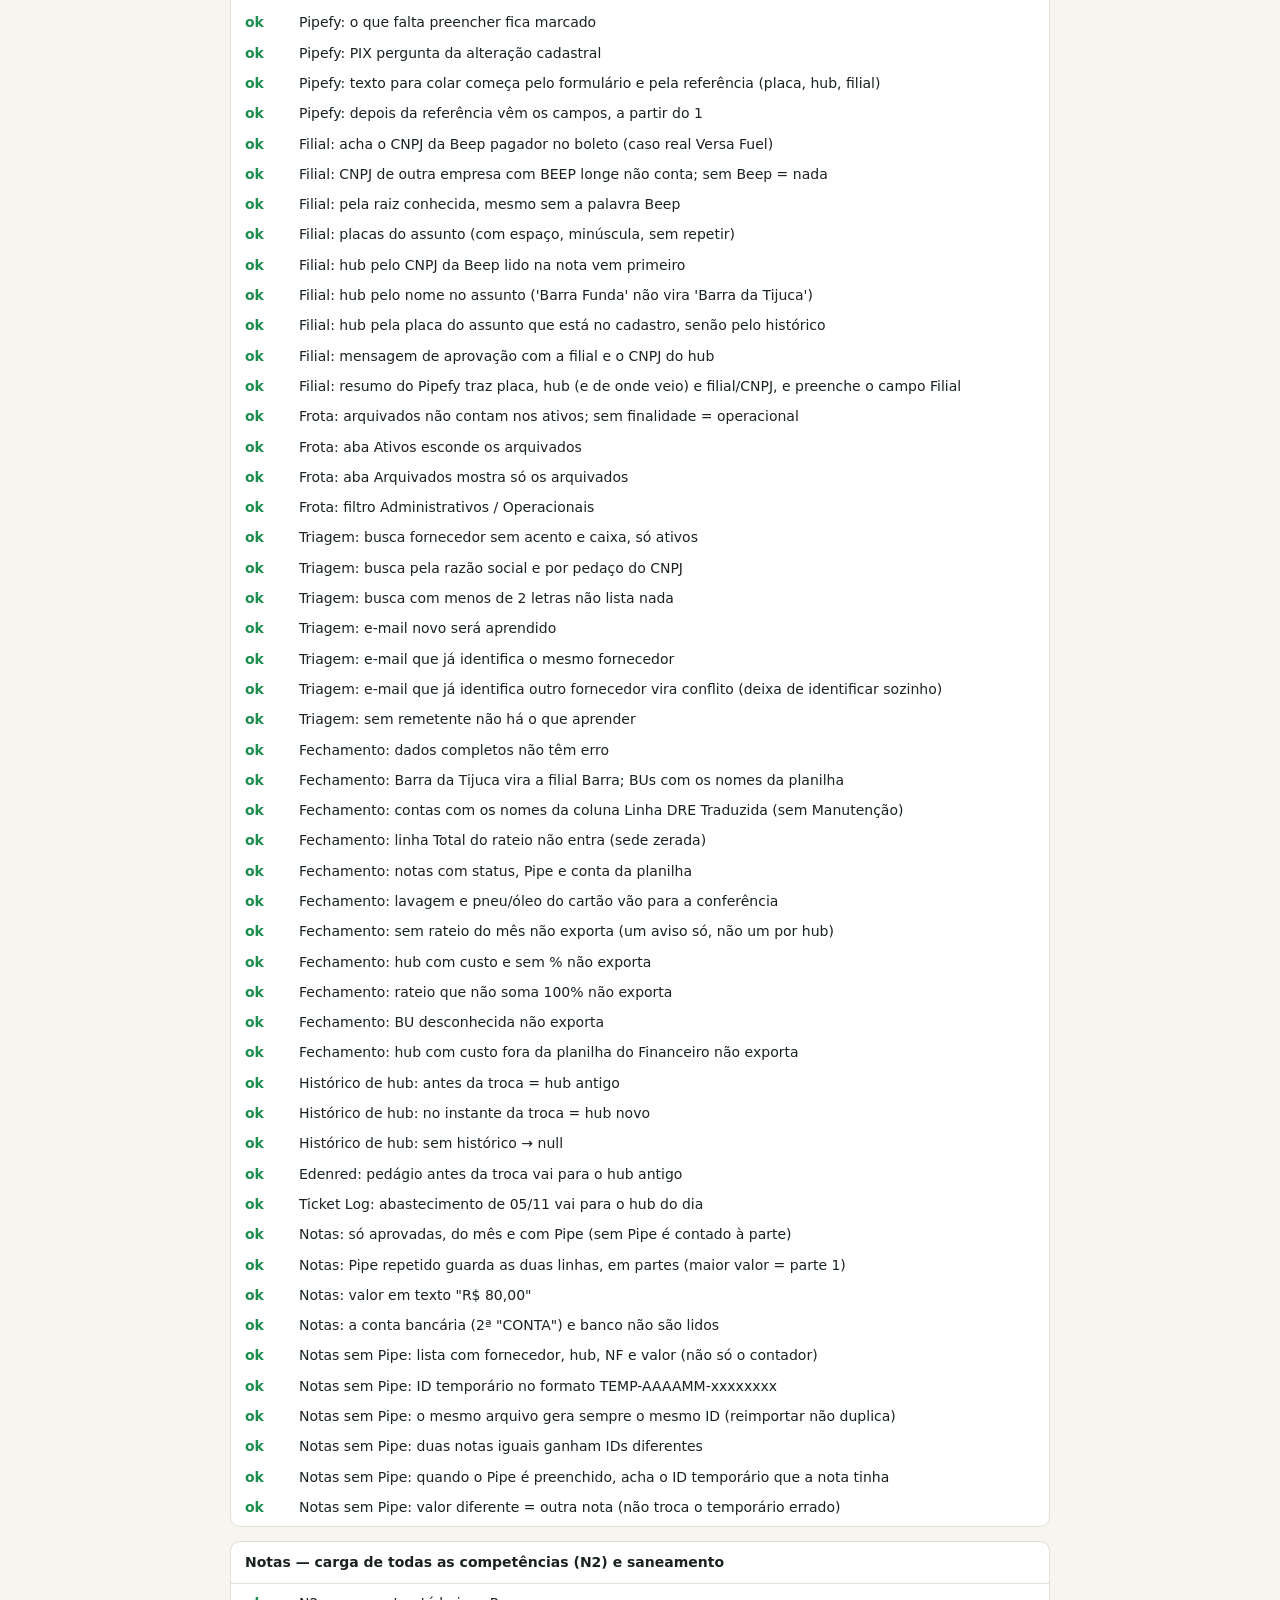
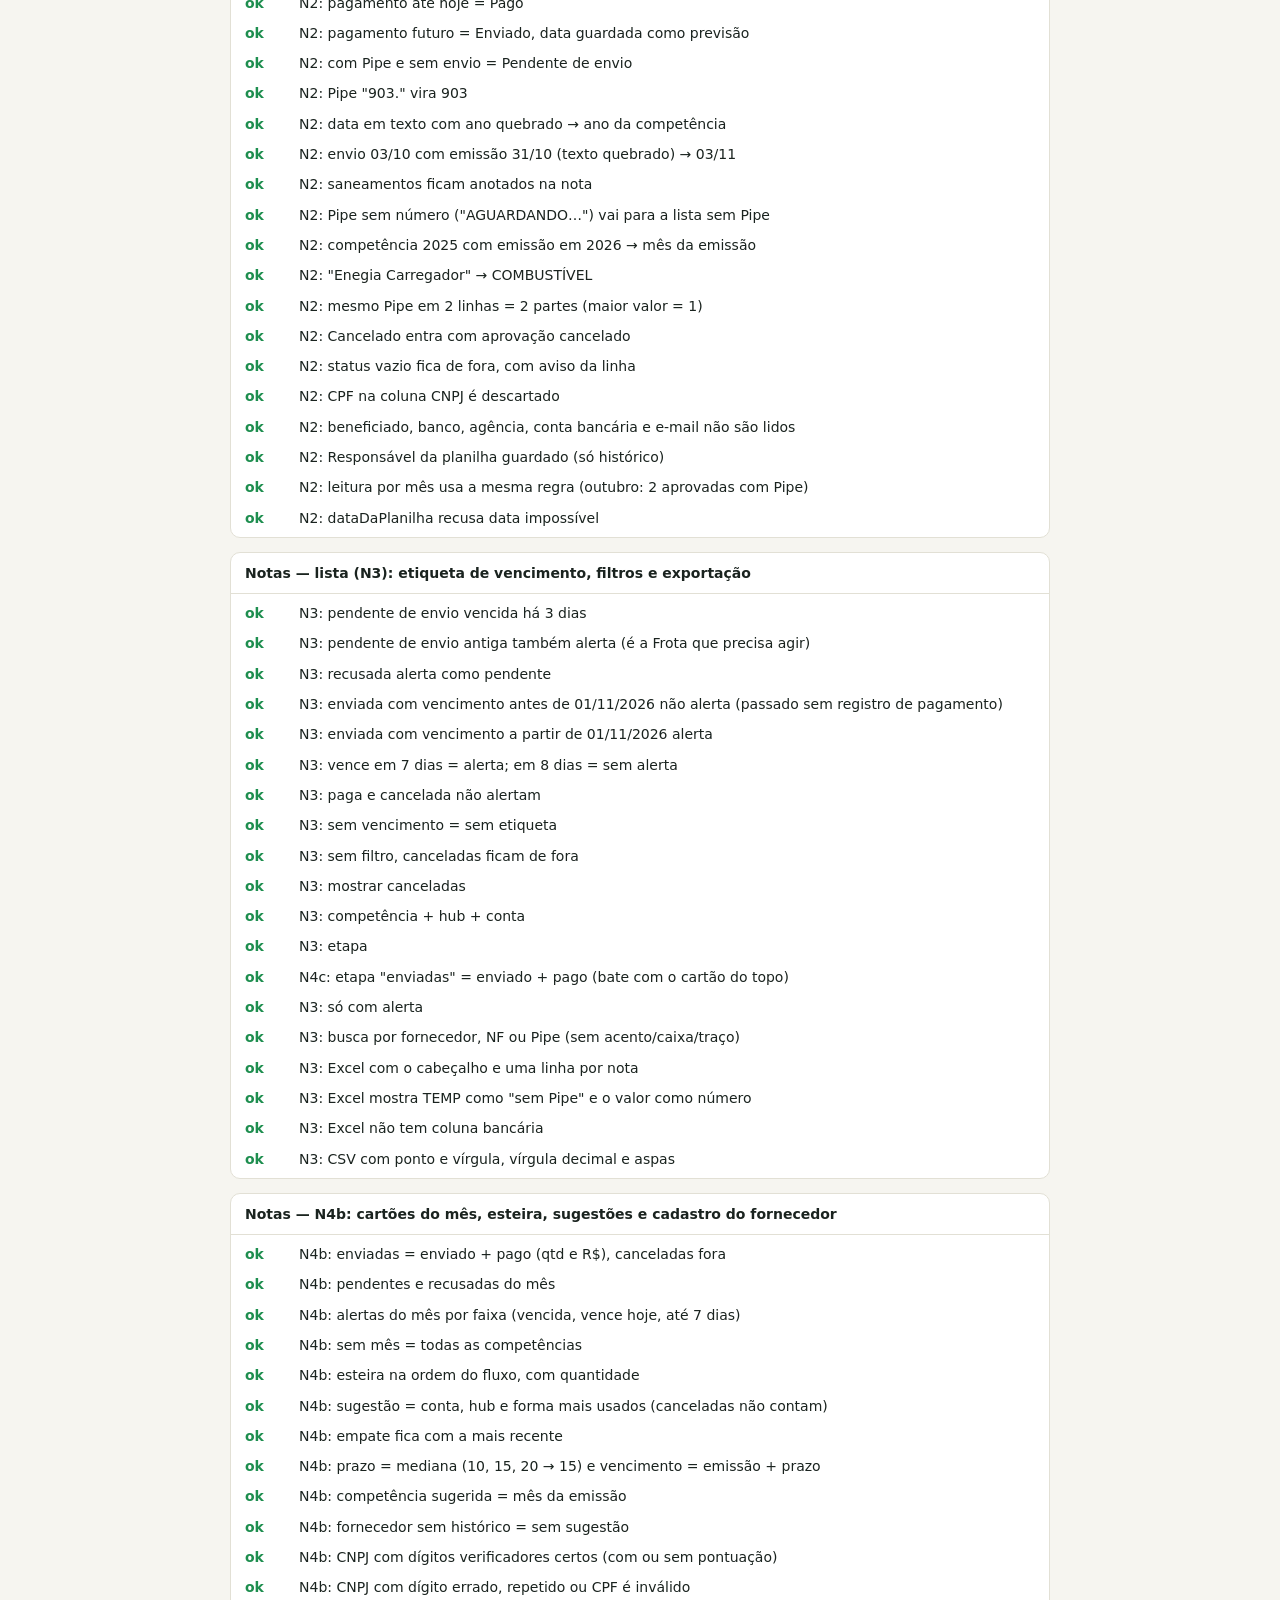
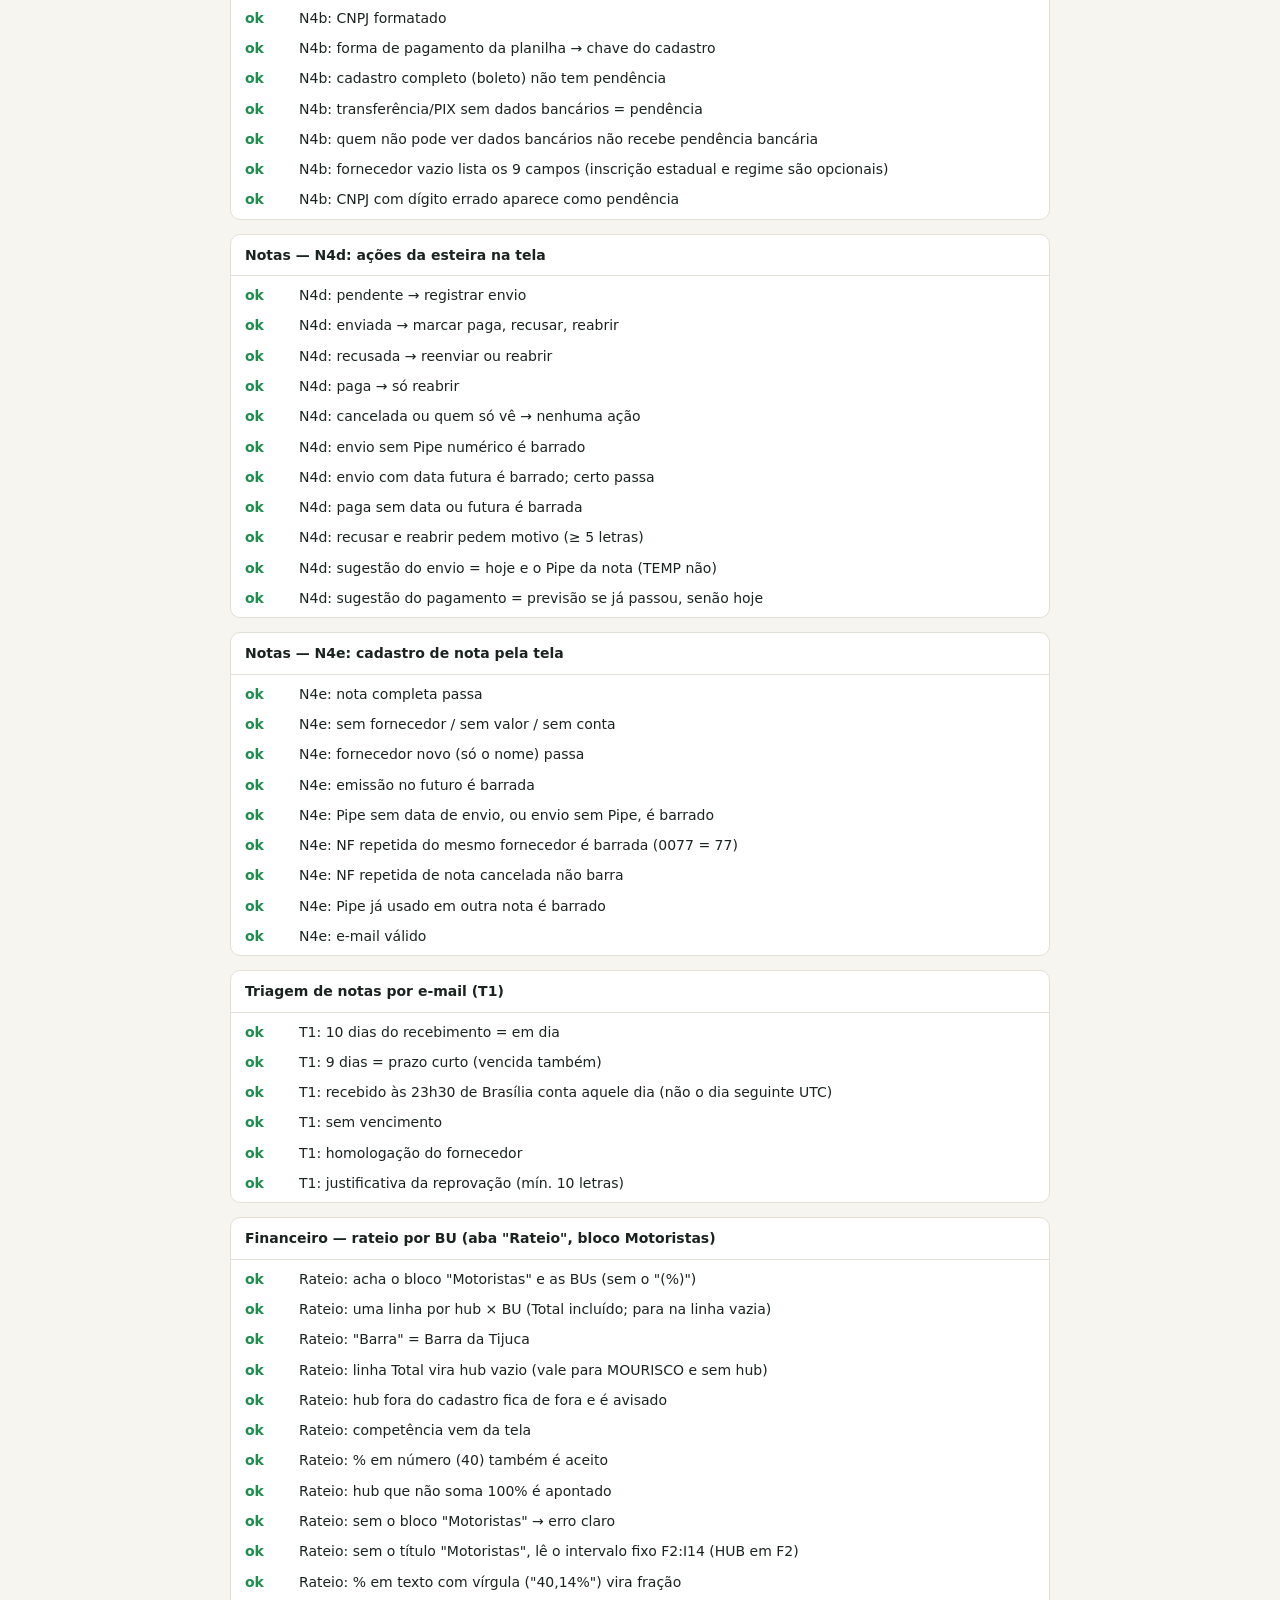
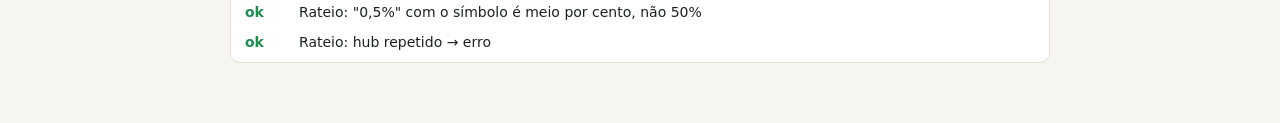
<file: testes/regras.test.html>
<!doctype html>
<html lang="pt-BR">
<head>
<meta charset="utf-8">
<meta name="viewport" content="width=device-width, initial-scale=1">
<title>Testes das regras</title>
<style>
  :root{ --paper:#f6f5f0; --surface:#ffffff; --ink:#1a231f; --muted:#5c645d; --line:#e2e0d5; --good:#1e8e4f; --good-soft:#e5f4ea; --critical:#c23b3b; --critical-soft:#fbe9e8; }
  @media (prefers-color-scheme: dark){ :root{ --paper:#141815; --surface:#1b201c; --ink:#eef0ea; --muted:#a4aa9f; --line:#2b3129; --good:#4cbf7c; --good-soft:#173325; --critical:#e5716d; --critical-soft:#3a1d1c; } }
  body{ margin:0; padding:24px 16px 48px; background:var(--paper); color:var(--ink); font:14px/1.45 "IBM Plex Sans", system-ui, sans-serif; }
  main{ max-width:820px; margin:0 auto; }
  h1{ font-size:20px; margin:0 0 4px; }
  p{ color:var(--muted); margin:0 0 16px; }
  #resumo{ padding:12px 16px; border-radius:8px; font-weight:700; margin-bottom:16px; }
  #resumo.ok{ background:var(--good-soft); color:var(--good); }
  #resumo.falha{ background:var(--critical-soft); color:var(--critical); }
  section{ background:var(--surface); border:1px solid var(--line); border-radius:10px; margin-bottom:14px; overflow:hidden; }
  h2{ font-size:14px; margin:0; padding:10px 14px; border-bottom:1px solid var(--line); }
  ul{ list-style:none; margin:0; padding:4px 0; }
  li{ padding:5px 14px; display:flex; gap:10px; }
  li .st{ font-weight:700; flex:none; width:44px; }
  li.ok .st{ color:var(--good); }
  li.falha{ background:var(--critical-soft); }
  li.falha .st{ color:var(--critical); }
  li .det{ color:var(--critical); font-family:ui-monospace, monospace; font-size:12px; }
</style>
</head>
<body>
<main>
  <h1>Testes das regras de cálculo</h1>
  <p>Confere as regras do <code>regras.js</code> (as mesmas que o painel e o checklist usam). Basta abrir esta página; nada é gravado em lugar nenhum. As regras do banco ficam em <code>testes/regras.test.sql</code>.</p>
  <div id="resumo">Rodando…</div>
  <div id="saida"></div>
</main>
<script src="../regras.js"></script>
<script>
(function(){
  "use strict";
  var grupos = [], atual = null, total = 0, falhas = 0;
  function grupo(nome){ atual = { nome: nome, casos: [] }; grupos.push(atual); }
  function igual(desc, obtido, esperado){
    total++;
    var ok = JSON.stringify(obtido) === JSON.stringify(esperado);
    if (!ok) falhas++;
    atual.casos.push({ desc: desc, ok: ok, obtido: obtido, esperado: esperado });
  }
  var R = window.Regras;
  if (!R){ document.getElementById("resumo").textContent = "Não carregou o regras.js."; document.getElementById("resumo").className = "falha"; return; }

  // ----------------------------------------------------------------------------
  grupo("Qualidade da Frota — status do veículo (pior anomalia aberta)");
  igual("1 crítica → Urgente",                       R.statusQualidade(1, 0, 1, true), "urgente");
  igual("1 alta → Reparo",                           R.statusQualidade(0, 1, 1, true), "reparo");
  igual("1 média (ou baixa) → Atenção",              R.statusQualidade(0, 0, 1, true), "atencao");
  igual("nenhuma aberta, já teve checklist → OK",    R.statusQualidade(0, 0, 0, true), "ok");
  igual("nunca teve checklist → Sem checklist",      R.statusQualidade(0, 0, 0, false), "sem");
  igual("crítica + alta + baixa → Urgente (a pior manda)", R.statusQualidade(1, 1, 3, true), "urgente");
  igual("alta + baixa → Reparo",                     R.statusQualidade(0, 1, 2, true), "reparo");
  igual("anomalia aberta sem checklist registrado → ainda conta", R.statusQualidade(0, 0, 1, false), "atencao");

  // ----------------------------------------------------------------------------
  grupo("Franquia de km (pool) — cor do % utilizado");
  igual("45,5% → verde",               R.faixaFranquia(45.5), "good");
  igual("84,9% → verde",               R.faixaFranquia(84.9), "good");
  igual("85% exato → amarelo",          R.faixaFranquia(85), "warn");
  igual("99,9% → amarelo",              R.faixaFranquia(99.9), "warn");
  igual("100% exato → vermelho",        R.faixaFranquia(100), "crit");
  igual("104,2% → vermelho",            R.faixaFranquia(104.2), "crit");
  igual("sem dado (contrato sem franquia) → neutro", R.faixaFranquia(null), "neutral");
  igual("0% → verde",                   R.faixaFranquia(0), "good");

  // ----------------------------------------------------------------------------
  grupo("Manutenções — OS vencida (badge e aviso)");
  var agora = new Date("2026-10-21T15:00:00-03:00");
  igual("em execução, previsão ontem → vencida",
        R.osVencida({ status: "em_execucao", previsao_retorno: "2026-10-20T12:00:00-03:00" }, agora), true);
  igual("em execução, previsão amanhã → não",
        R.osVencida({ status: "em_execucao", previsao_retorno: "2026-10-22T12:00:00-03:00" }, agora), false);
  igual("aguardando peça, previsão passada → vencida",
        R.osVencida({ status: "aguardando_peca", previsao_retorno: "2026-10-01T12:00:00-03:00" }, agora), true);
  igual("só agendada (carro não parou), previsão passada → não",
        R.osVencida({ status: "agendada", previsao_retorno: "2026-10-01T12:00:00-03:00" }, agora), false);
  igual("concluída, previsão passada → não",
        R.osVencida({ status: "concluida", previsao_retorno: "2026-10-01T12:00:00-03:00" }, agora), false);
  igual("cancelada, previsão passada → não",
        R.osVencida({ status: "cancelada", previsao_retorno: "2026-10-01T12:00:00-03:00" }, agora), false);
  igual("sem previsão de retorno → não",
        R.osVencida({ status: "em_execucao", previsao_retorno: null }, agora), false);

  // ----------------------------------------------------------------------------
  grupo("Checklist — aviso de km menor que o último registrado");
  igual("informou 9.900, último checklist 10.000 → avisa (ref. 10.000)", R.kmAbaixoDoUltimo(9900, 10000, 9500), 10000);
  igual("compara com o maior entre checklist e cadastro (cadastro 10.050)", R.kmAbaixoDoUltimo(10020, 10000, 10050), 10050);
  igual("igual ao último → não avisa",                    R.kmAbaixoDoUltimo(10000, 10000, 9000), 0);
  igual("maior que o último → não avisa",                 R.kmAbaixoDoUltimo(10100, 10000, 10050), 0);
  igual("veículo sem km conhecido → não avisa",           R.kmAbaixoDoUltimo(500, null, null), 0);
  igual("km ainda não preenchido → não avisa",            R.kmAbaixoDoUltimo("", 10000, 10000), 0);
  igual("km digitado como texto (\"9900\") → avisa",       R.kmAbaixoDoUltimo("9900", "10000", null), 10000);

  // ----------------------------------------------------------------------------
  grupo("Revisão preventiva — próximo marco e aviso");
  igual("sem histórico → próximo marco 10.000",            R.proximoMarco(null), 10000);
  igual("último feito 40.000 → próximo 50.000",            R.proximoMarco(40000), 50000);
  igual("48.999 km, marco 50.000 → em dia (faltam 1.001)", R.situacaoRevisao(48999, 50000, true), "em_dia");
  igual("49.000 km, marco 50.000 → vencendo (exatamente 1.000 antes)", R.situacaoRevisao(49000, 50000, true), "vencendo");
  igual("49.999 km → vencendo",                            R.situacaoRevisao(49999, 50000, true), "vencendo");
  igual("50.000 km → vencida (chegou no marco)",           R.situacaoRevisao(50000, 50000, true), "vencida");
  igual("km em texto (\"52000\") → vencida",              R.situacaoRevisao("52000", 50000, true), "vencida");
  igual("modelo sem plano de itens → sem_plano",           R.situacaoRevisao(90000, 10000, false), "sem_plano");

  // ----------------------------------------------------------------------------
  grupo("Multas — pontos na CNH por grau");
  igual("leve = 3",       R.PONTOS_POR_GRAU.leve, 3);
  igual("média = 4",      R.PONTOS_POR_GRAU.media, 4);
  igual("grave = 5",      R.PONTOS_POR_GRAU.grave, 5);
  igual("gravíssima = 7", R.PONTOS_POR_GRAU.gravissima, 7);

  // ----------------------------------------------------------------------------
  grupo("Visão Executiva — quem pode ver");
  igual("admin ativo → vê",                                   R.podeVerExecutivo({ papel:"admin", ativo:true }), true);
  igual("admin desativado → não vê",                          R.podeVerExecutivo({ papel:"admin", ativo:false }), false);
  igual("visualizador com 'executivo' → vê",                  R.podeVerExecutivo({ papel:"visualizador", ativo:true, modulos_visualizacao:["executivo","frota"] }), true);
  igual("visualizador sem 'executivo' → não vê",              R.podeVerExecutivo({ papel:"visualizador", ativo:true, modulos_visualizacao:["frota"] }), false);
  igual("visualizador desativado com 'executivo' → não vê",   R.podeVerExecutivo({ papel:"visualizador", ativo:false, modulos_visualizacao:["executivo"] }), false);
  igual("operador com 'executivo' gravado → não vê",          R.podeVerExecutivo({ papel:"operador", ativo:true, modulos_visualizacao:["executivo"], modulos_operador:["executivo"] }), false);
  igual("sem perfil carregado → não vê",                      R.podeVerExecutivo(null), false);

  // ----------------------------------------------------------------------------
  grupo("OS — tempo em cada status (texto)");
  var MIN = 60000, HORA = 60 * MIN, DIA = 24 * HORA;
  igual("30 segundos → menos de 1 min",        R.duracaoTexto(30000), "menos de 1 min");
  igual("40 min",                              R.duracaoTexto(40 * MIN), "40 min");
  igual("59 min 59 s → 59 min (arredonda para baixo)", R.duracaoTexto(60 * MIN - 1000), "59 min");
  igual("5 h exatas → 5 h",                    R.duracaoTexto(5 * HORA), "5 h");
  igual("5 h 20 min",                          R.duracaoTexto(5 * HORA + 20 * MIN), "5 h 20 min");
  igual("2 dias exatos → 2 d",                 R.duracaoTexto(2 * DIA), "2 d");
  igual("2 d 3 h (minutos não aparecem)",      R.duracaoTexto(2 * DIA + 3 * HORA + 45 * MIN), "2 d 3 h");
  igual("negativo → —",                        R.duracaoTexto(-5), "—");
  igual("vazio → —",                           R.duracaoTexto(undefined), "—");

  grupo("Visão Executiva — datas do período");
  igual("mês atual: dia 1 até hoje",            JSON.stringify(R.periodoDatas("mes", "2026-10-23")), JSON.stringify({ ini:"2026-10-01", fim:"2026-10-23" }));
  igual("mês anterior: setembro inteiro (30)",  JSON.stringify(R.periodoDatas("mes_anterior", "2026-10-23")), JSON.stringify({ ini:"2026-09-01", fim:"2026-09-30" }));
  igual("mês anterior em janeiro: dezembro do ano anterior", JSON.stringify(R.periodoDatas("mes_anterior", "2027-01-05")), JSON.stringify({ ini:"2026-12-01", fim:"2026-12-31" }));
  igual("mês anterior em março: fevereiro (28)", JSON.stringify(R.periodoDatas("mes_anterior", "2027-03-10")), JSON.stringify({ ini:"2027-02-01", fim:"2027-02-28" }));
  igual("ano: 1º de janeiro até hoje",          JSON.stringify(R.periodoDatas("ano", "2026-10-23")), JSON.stringify({ ini:"2026-01-01", fim:"2026-10-23" }));

  grupo("Elétricos — custo por km só com km e recargas do mesmo período");
  igual("tudo coberto → confiável",               R.coberturaCustoKm("2026-11-01", "2026-11-30", "2026-10-12", "2026-11-28").length, 0);
  igual("telemetria começou depois do início",    R.coberturaCustoKm("2026-10-01", "2026-10-23", "2026-10-12", "2026-10-22").join(" | "), "telemetria de km só desde 12/10/2026");
  igual("recarga parada há mais de 7 dias",       R.coberturaCustoKm("2026-11-01", "2026-11-30", "2026-10-12", "2026-11-20").join(" | "), "recargas lançadas só até 20/11/2026");
  igual("recarga exatamente 7 dias antes → ok",   R.coberturaCustoKm("2026-11-01", "2026-11-30", "2026-10-12", "2026-11-23").length, 0);
  igual("situação de 23/10/2026 (os dois motivos)", R.coberturaCustoKm("2026-10-01", "2026-10-23", "2026-10-12", "2026-10-06").join(" | "), "telemetria de km só desde 12/10/2026 | recargas lançadas só até 06/10/2026");
  igual("sem telemetria e sem recarga",           R.coberturaCustoKm("2026-10-01", "2026-10-23", null, null).join(" | "), "sem telemetria de km | nenhuma recarga lançada");

  grupo("Financeiro — mês fechado (dia 05 do mês seguinte) e projeção do ano");
  igual("somar meses atravessa o ano",             R.somaMeses("2026-11", 3), "2027-02");
  igual("subtrair meses atravessa o ano",          R.somaMeses("2026-01", -2), "2025-11");
  igual("setembro fechado em 05/10",               R.mesFechado("2026-09", "2026-10-05"), true);
  igual("setembro ainda aberto em 04/10",          R.mesFechado("2026-09", "2026-10-04"), false);
  igual("dezembro fecha em 05/01 do ano seguinte", R.mesFechado("2026-12", "2027-01-05"), true);
  igual("último fechado em 23/10 = setembro",      R.ultimoMesFechado("2026-10-23"), "2026-09");
  igual("último fechado em 04/10 = agosto",        R.ultimoMesFechado("2026-10-04"), "2026-08");
  igual("último fechado em 03/01/2027 = nov/2026", R.ultimoMesFechado("2027-01-03"), "2026-11");
  var VAL = { "2026-01":100, "2026-02":100, "2026-03":100, "2026-04":100, "2026-05":100, "2026-06":100, "2026-07":200, "2026-08":300, "2026-09":400, "2026-10":30 };
  var RES = R.resumoFinanceiro(VAL, "2026-10-23");
  igual("média dos 3 últimos fechados (jul–set) = 300", RES.media3, 300);
  igual("realizado do ano só com fechados (jan–set) = 1.500", RES.realizadoAno, 1500);
  igual("meses restantes = 3 (out, nov, dez)",     RES.mesesRestantes, 3);
  igual("projeção = 1.500 + 300 × 3 = 2.400",      RES.projecao, 2400);
  igual("mês atual: lançado 30 = 10% da média",    RES.lancadoAtual + " / " + RES.pctMediaAtual + "%", "30 / 10%");
  var RES2 = R.resumoFinanceiro(VAL, "2026-10-04");
  igual("antes do dia 05: setembro entra na projeção pela média", RES2.ultimoFechado + " / " + RES2.mesesRestantes + " / " + RES2.realizadoAno, "2026-08 / 4 / 1100");
  var RES3 = R.resumoFinanceiro({ "2026-10":90, "2026-11":120, "2026-12":90 }, "2027-01-10");
  igual("janeiro: nenhum mês fechado no ano; projeção = média (100) × 12", RES3.realizadoAno + " / " + RES3.mesesRestantes + " / " + RES3.projecao, "0 / 12 / 1200");
  igual("sem histórico: % da média vazio",          R.resumoFinanceiro({}, "2026-10-23").pctMediaAtual, null);

  grupo("Multas — motivo agrupado (textos reais da base)");
  igual("motivo vem antes do ' | '",                  R.motivoDaDescricao("ESTACIONAR NO PASSEIO | Status original planilha: X"), "ESTACIONAR NO PASSEIO");
  igual("descrição só com status → sem motivo",       R.motivoDaDescricao("Status original planilha: MOTORISTA NÃO IDENTIFICADO"), "");
  igual("velocidade até 20% (com acento)",            R.classificarMotivo("TRANSITAR EM VELOCIDADE SUPERIOR A MÁXIMA PERMITIDA EM ATE 20%"), "Velocidade até 20%");
  igual("velocidade até 20% (sem acento, com sufixo)", R.classificarMotivo("TRANSITAR EM VELOCIDADE SUPERIOR A MAXIMA PERMITIDA EM ATE IDENTIFICAÇÃO DO AGENTE OU AUTORIDADE DE TRÂNSITO"), "Velocidade até 20%");
  igual("velocidade de 20% a 50%",                    R.classificarMotivo("TRANSITAR EM VELOCIDADE SUPERIOR À MÁXIMA PERMITIDA EM MAIS DE 20% ATE 50%"), "Velocidade de 20% a 50%");
  igual("velocidade acima de 50%",                    R.classificarMotivo("TRANSITAR EM VELOCIDADE SUPERIOR À MÁXIMA PERMITIDA EM MAIS DE 50%"), "Velocidade acima de 50%");
  igual("sinal vermelho (variação longa)",            R.classificarMotivo("AVANÇAR O SINAL VERMELHO DO SEMÁFORO EXC HOUVER SINALIZ IDENTIFICAÇÃO DO AGENTE"), "Sinal vermelho");
  igual("faixa exclusiva de ônibus",                  R.classificarMotivo("TRANSITAR NA FAIXA OU VIA EXCLUSIVA REGULAM P/ TRANSP PÚBL COLETIVO PASSAG (ART. 184, III DO CTB)"), "Faixa exclusiva");
  igual("estacionamento (rotativo)",                  R.classificarMotivo("ESTACIONAR EM DESACORDO COM A REGULAMENTAÇÃO (ESTACIONAMENTO ROTATIVO)"), "Estacionamento irregular");
  igual("fora da faixa",                              R.classificarMotivo("DEIXAR DE CONSERVAR O VEÍCULO NA FAIXA A ELE DESTINADA"), "Fora da faixa");
  igual("marcha à ré",                                R.classificarMotivo("TRANSITAR EM MARCHA À RÉ EM DESACORDO"), "Marcha à ré");
  igual("conversão à esquerda",                       R.classificarMotivo("EXECUTAR OPERAÇÃO DE CONVERSÃO A ESQUERDA"), "Conversão ou retorno proibido");
  igual("horário não permitido",                      R.classificarMotivo("TRANSITAR EM LOCAL/HORARIO NAO PERMITIDO"), "Rodízio / horário não permitido");
  igual("celular",                                    R.classificarMotivo("DIRIGIR VEICULO MANUSEANDO TELEFONE CELULAR"), "Celular ao volante");
  igual("evasão de pedágio",                          R.classificarMotivo("EVADIR-SE DA COBRANÇA PELO USO DE RODOVIAS/VIAS URBANAS"), "Evasão de pedágio");
  igual("não identificação do condutor",              R.classificarMotivo("MULTA POR NAO IDENTIFICACAO DO CONDUTOR INFRATOR"), "Não identificação do condutor");
  igual("nome do motorista no começo → sem motivo (nome nunca vira motivo)", R.motivoDaDescricao("Motorista (planilha): FULANO DE TAL | Status original planilha: X"), "");
  igual("motivo com nome do motorista no meio", R.motivoDaDescricao("ESTACIONAR NO PASSEIO | Motorista (planilha): FULANO | Status original planilha: X"), "ESTACIONAR NO PASSEIO");
  igual("marcha ré sem o à", R.classificarMotivo("TRANSITAR EM MARCHA RE, SALVO NA DISTANCIA NECESSARIA"), "Marcha à ré");
  igual("contramão", R.classificarMotivo("TRANSITAR PELA CONTRAMÃO DE DIREÇÃO"), "Contramão");
  igual("horário de pico", R.classificarMotivo("TRANSITAR EM LOCAL E HORÁRIO PROIBIDO HORÁRIO DE PICO"), "Rodízio / horário não permitido");
  igual("faixa da direita exclusiva", R.classificarMotivo("TRANSITAR NA FAIXA/PISTA DA DIREITA REGUL CIRCULAÇÃO EXCLUSIVA DETERM VEÍCULO"), "Faixa exclusiva");
  igual("texto desconhecido → Outros",                R.classificarMotivo("ALGUMA INFRAÇÃO NOVA"), "Outros");
  igual("vazio → Sem motivo informado",               R.classificarMotivo(""), "Sem motivo informado");

  grupo("Disponibilidade da frota — cor");
  igual("90% → verde",          R.faixaDisponibilidade(90), "good");
  igual("89,9% → amarelo",      R.faixaDisponibilidade(89.9), "warn");
  igual("80% → amarelo",        R.faixaDisponibilidade(80), "warn");
  igual("79,9% → vermelho",     R.faixaDisponibilidade(79.9), "crit");
  igual("sem dado → neutro",    R.faixaDisponibilidade(null), "neutral");

  grupo("OS — status de liberação (as 4 opções do Jefferson)");
  igual("4 opções, na ordem", Object.keys(R.STATUS_LIBERACAO).join(","), "aguardando_orcamento,em_reparo,pronto_retirada,liberado");
  igual("texto de pronto_retirada", R.STATUS_LIBERACAO.pronto_retirada, "Pronto, aguardando retirada");

  grupo("Descontos — parcelas sugeridas (multa pela gravidade, avaria pelo valor)");
  igual("multa leve → 1x",                 R.parcelasSugeridas("multa", "leve"), 1);
  igual("multa média → 3x",                R.parcelasSugeridas("multa", "media"), 3);
  igual("multa grave → 6x",                R.parcelasSugeridas("multa", "grave"), 6);
  igual("multa gravíssima → 6x",           R.parcelasSugeridas("multa", "gravissima"), 6);
  igual("multa sem gravidade → sem sugestão", R.parcelasSugeridas("multa", null), null);
  igual("multa ignora o valor",            R.parcelasSugeridas("multa", "leve", 5000), 1);
  igual("avaria R$ 150 → 1x",              R.parcelasSugeridas("avaria", null, 150), 1);
  igual("avaria R$ 300,00 → 1x (limite)",  R.parcelasSugeridas("avaria", null, 300), 1);
  igual("avaria R$ 300,01 → 3x",           R.parcelasSugeridas("avaria", null, 300.01), 3);
  igual("avaria R$ 300,50 → 3x",           R.parcelasSugeridas("avaria", null, 300.5), 3);
  igual("avaria R$ 600,00 → 3x (limite)",  R.parcelasSugeridas("avaria", null, 600), 3);
  igual("avaria R$ 600,01 → 6x",           R.parcelasSugeridas("avaria", null, 600.01), 6);
  igual("avaria R$ 5.000 → 6x (teto)",     R.parcelasSugeridas("avaria", null, 5000), 6);
  igual("avaria valor em texto '450' → 3x", R.parcelasSugeridas("avaria", null, "450"), 3);
  igual("avaria sem valor → sem sugestão",  R.parcelasSugeridas("avaria", null, null), null);
  igual("avaria valor zero → sem sugestão", R.parcelasSugeridas("avaria", null, 0), null);
  igual("avaria ignora a gravidade",       R.parcelasSugeridas("avaria", "gravissima", 100), 1);
  igual("tipo desconhecido → sem sugestão", R.parcelasSugeridas("outro", "leve", 100), null);
  igual("ajuste manual: 1 vale",           R.parcelasValidas(1), true);
  igual("ajuste manual: 6 vale (teto)",    R.parcelasValidas(6), true);
  igual("ajuste manual: 7 não vale",       R.parcelasValidas(7), false);
  igual("ajuste manual: 0 não vale",       R.parcelasValidas(0), false);
  igual("ajuste manual: 2,5 não vale",     R.parcelasValidas(2.5), false);

  grupo("Valor considerado (bruto × com desconto)");
  igual("só bruto → bruto",                  R.valorConsiderado(195.23, null), 195.23);
  igual("com desconto preenchido → ele",     R.valorConsiderado(195.23, 156.18), 156.18);
  igual("com desconto vazio (\"\") → bruto", R.valorConsiderado(195.23, ""), 195.23);
  igual("com desconto zero → bruto",         R.valorConsiderado(195.23, 0), 195.23);
  igual("texto do campo (\"130.16\") vale",  R.valorConsiderado("130.16", ""), 130.16);
  igual("só com desconto → ele",             R.valorConsiderado(null, 104.13), 104.13);
  igual("nada preenchido → null",            R.valorConsiderado("", ""), null);
  igual("arredonda em centavos",             R.valorConsiderado(100.005, null), 100.01);

  grupo("Descontos — fases e destino do valor");
  igual("9 fases, na ordem do banco",      R.DESCONTO_FASES.map(function(f){ return f.chave; }).join(","),
        "enviado_lider,avaliacao_frota,conferencia_frota,analise_rh,encaminhado_dp,rejeitada_dp,confirmado_dp,custo_beep,cobranca_errada");
  igual("finais: Confirmado, Custo Beep e Cobrança errada", R.DESCONTO_FASES.filter(function(f){ return f.final; }).map(function(f){ return f.chave; }).join(","), "confirmado_dp,custo_beep,cobranca_errada");
  igual("Rejeitada pelo DP não é final",   R.faseDesconto("rejeitada_dp").final, false);
  igual("nome da fase",                    R.faseDesconto("conferencia_frota").nome, "Conferência da Frota");
  igual("fase desconhecida → null",        R.faseDesconto("xyz"), null);
  igual("Confirmado pelo DP → cobrança do motorista", R.destinoContabil("confirmado_dp").nome, "Cobrança do motorista");
  igual("Custo Beep → empresa",            R.destinoContabil("custo_beep").nome, "Custo Beep (empresa)");
  igual("Cobrança errada → sem custo",     R.destinoContabil("cobranca_errada").nome, "Sem custo");
  igual("Rejeitada pelo DP → em andamento", R.destinoContabil("rejeitada_dp").nome, "Em andamento");
  igual("destino = coluna resultado do banco", ["confirmado_dp","custo_beep","cobranca_errada","enviado_lider"].map(function(f){ return R.destinoContabil(f).chave; }).join(","),
        "repasse_motorista,custo_beep,sem_custo,em_andamento");

  grupo("Descontos — próximos passos (espelho do gatilho do banco)");
  var ids = function(fase, papel){ return R.proximosPassos(fase, papel).map(function(p){ return p.id; }).join(","); };
  var destinos = function(fase){ return R.proximosPassos(fase, "opera").map(function(p){ return p.para; }).join(","); };
  // mesma árvore do gatilho tg_descontos_folha_regras (testada no banco na seção 16 do regras.test.sql)
  igual("Enviado ao líder → Conferência, Avaliação, Análise RH ou Cobrança errada", destinos("enviado_lider"), "conferencia_frota,avaliacao_frota,analise_rh,cobranca_errada");
  igual("Avaliação → Conferência, Custo Beep, volta ao líder ou Cobrança errada", destinos("avaliacao_frota"), "conferencia_frota,custo_beep,enviado_lider,cobranca_errada");
  igual("Conferência → DP, volta ao líder, Custo Beep ou Cobrança errada", destinos("conferencia_frota"), "encaminhado_dp,enviado_lider,custo_beep,cobranca_errada");
  igual("Análise RH → DP (com retenção) ou Custo Beep (sem)", destinos("analise_rh"), "encaminhado_dp,custo_beep,cobranca_errada");
  igual("Encaminhado ao DP → Confirmado ou Rejeitada", destinos("encaminhado_dp"), "confirmado_dp,rejeitada_dp,cobranca_errada");
  igual("Rejeitada pelo DP → reenviar ou Custo Beep", destinos("rejeitada_dp"), "encaminhado_dp,custo_beep,cobranca_errada");
  igual("quem só vê Multas não tem botões", ids("enviado_lider", "visualizador"), "");
  igual("final: operador não tem botões", ids("confirmado_dp", "opera"), "");
  igual("final: admin só reabre", ids("custo_beep", "admin"), "reabrir");
  igual("botões que encerram pedem confirmação", R.DESCONTO_PASSOS.filter(function(p){ return p.encerra; }).map(function(p){ return p.para; }).filter(function(v, i, a){ return a.indexOf(v) === i; }).join(","), "custo_beep,confirmado_dp,cobranca_errada");
  igual("concordou: sem motorista é recusado", R.montarPasso("concordou", {}, {}).erro, "Escolha o motorista cobrado.");
  igual("concordou: grava motorista e concorda = sim", JSON.stringify(R.montarPasso("concordou", { motorista_id: "m1" }, {}).patch),
        '{"fase":"conferencia_frota","motorista_concorda":"sim","motorista_id":"m1"}');
  igual("contestou: motivo curto é recusado", !!R.montarPasso("contestou", { motorista_id: "m1", contestacao_motivo: " abc " }, {}).erro, true);
  igual("contestou: grava o motivo sem espaços nas pontas", R.montarPasso("contestou", { motorista_id: "m1", contestacao_motivo: "  Não estava no carro " }, {}).patch.contestacao_motivo, "Não estava no carro");
  igual("era outro motorista: o mesmo de antes é recusado", R.montarPasso("outro_motorista", { motorista_id: "m1", observacao: "Escala do dia" }, { motorista_id: "m1" }).erro, "Escolha um motorista diferente do atual.");
  igual("era outro motorista: troca + observação + válida", JSON.stringify(R.montarPasso("outro_motorista", { motorista_id: "m2", observacao: "Escala do dia" }, { motorista_id: "m1" }).patch),
        '{"fase":"enviado_lider","contestacao_valida":true,"motorista_id":"m2","observacao_fase":"Escala do dia"}');
  igual("enviar ao DP: com motorista já definido não reenvia o motorista", JSON.stringify(R.montarPasso("enviar_dp", {}, { motorista_id: "m1" }).patch), '{"fase":"encaminhado_dp"}');
  igual("enviar ao DP: sem motorista pede o motorista", !!R.montarPasso("enviar_dp", {}, {}).erro, true);
  igual("devolver ao líder exige Observações da Frota", !!R.montarPasso("devolver_lider", { observacao: "" }, {}).erro, true);
  igual("sem retenção → Custo Beep (o motivo o banco põe)", JSON.stringify(R.montarPasso("sem_retencao", {}, {}).patch), '{"fase":"custo_beep","retencao_rescisoria":false}');
  igual("DP rejeitou: exige motivo", !!R.montarPasso("rejeitada", {}, {}).erro, true);
  igual("cobrança errada: grava o motivo", R.montarPasso("cobranca_errada", { motivo_cobranca_errada: "Multa duplicada" }, {}).patch.motivo_cobranca_errada, "Multa duplicada");
  igual("reabrir: não volta para fase final", !!R.montarPasso("reabrir", { fase_reabrir: "custo_beep", observacao: "Locadora confirmou" }, {}).erro, true);
  igual("reabrir: fase escolhida + motivo", JSON.stringify(R.montarPasso("reabrir", { fase_reabrir: "conferencia_frota", observacao: "Locadora confirmou" }, {}).patch),
        '{"fase":"conferencia_frota","observacao_fase":"Locadora confirmou"}');
  igual("texto obrigatório = 5 caracteres sem espaços nas pontas", [R.textoOk("abcd"), R.textoOk("  abcd  "), R.textoOk("abcde")].join(","), "false,false,true");

  grupo("Descontos — corrigir dados (mesma regra do banco)");
  var antes = { motorista_id: "m1", lider_nome: "Líder A", valor: 500, valor_bruto: 700, valor_com_desconto: 500, parcelas: 3 };
  var igualA = function(mud){ var d = { motorista_id: "m1", lider_nome: "Líder A", valor_bruto: 700, valor_com_desconto: 500, parcelas: 3 }; for (var k in mud) d[k] = mud[k]; return d; };
  igual("nada mudou", R.correcaoDesconto(antes, igualA({}), "").erro, "Nada mudou.");
  igual("trocar parcelas sem justificativa é recusado", !!R.correcaoDesconto(antes, igualA({ parcelas: 6 }), "").erro, true);
  igual("trocar parcelas com justificativa", JSON.stringify(R.correcaoDesconto(antes, igualA({ parcelas: 6 }), " Pedido do RH ").patch), '{"parcelas":6,"observacao_fase":"Pedido do RH"}');
  igual("trocar motorista já definido exige justificativa", R.correcaoDesconto(antes, igualA({ motorista_id: "m2" }), "").erro, "Escreva a justificativa da correção (pelo menos 5 letras).");
  igual("trocar líder já preenchido exige justificativa", !!R.correcaoDesconto(antes, igualA({ lider_nome: "Líder B" }), "").erro, true);
  igual("definir motorista e líder pela 1ª vez não exige", R.correcaoDesconto({ valor: 100, valor_bruto: 100, parcelas: 1 }, { motorista_id: "m1", lider_nome: "Líder A", valor_bruto: 100, parcelas: 1 }, "").exigeJustificativa, false);
  igual("tirar o valor com desconto exige justificativa", !!R.correcaoDesconto(antes, igualA({ valor_com_desconto: "" }), "").erro, true);
  igual("com desconto maior que o bruto é recusado", R.correcaoDesconto(antes, igualA({ valor_com_desconto: 800 }), "Ajuste da oficina").erro, "O valor com desconto não pode ser maior que o bruto.");
  igual("parcelas fora de 1–6 são recusadas", !!R.correcaoDesconto(antes, igualA({ parcelas: 7 }), "Ajuste da oficina").erro, true);
  igual("desconto antigo só com valor: mesmo número no bruto = nada mudou", R.correcaoDesconto({ valor: 195.23, parcelas: 2 }, { valor_bruto: "195.23", parcelas: 2 }, "").erro, "Nada mudou.");
  igual("desconto antigo só com valor: trocar o valor exige justificativa", !!R.correcaoDesconto({ valor: 195.23, parcelas: 2 }, { valor_bruto: 150, parcelas: 2 }, "").erro, true);
  igual("líder em branco vira vazio (null)", JSON.stringify(R.correcaoDesconto(antes, igualA({ lider_nome: "  " }), "Líder saiu da empresa").patch), '{"lider_nome":null,"observacao_fase":"Líder saiu da empresa"}');

  grupo("Descontos — anexos (mesmas regras do bucket e do banco)");
  igual("PDF de 1 MB pode", R.anexoDescontoErro({ name: "termo.pdf", size: 1048576, type: "application/pdf" }, "termo"), "");
  igual("maior que 10 MB não pode", R.anexoDescontoErro({ name: "a.pdf", size: 10 * 1048576 + 1, type: "application/pdf" }, "termo"), "Arquivo maior que 10 MB.");
  igual("exatamente 10 MB pode", R.anexoDescontoErro({ name: "a.pdf", size: 10 * 1048576, type: "application/pdf" }, "outro"), "");
  igual("planilha não pode", R.anexoDescontoErro({ name: "a.xlsx", size: 10, type: "application/vnd.openxmlformats-officedocument.spreadsheetml.sheet" }, "outro"), "Só PDF ou foto (JPG, PNG, WEBP, HEIC).");
  igual("HEIC sem tipo informado (celular) pode", R.anexoDescontoErro({ name: "IMG_1.HEIC", size: 10, type: "" }, "documento_pessoal"), "");
  igual("sem tipo de anexo não pode", R.anexoDescontoErro({ name: "a.pdf", size: 10, type: "application/pdf" }, ""), "Escolha o tipo do anexo.");
  igual("arquivo vazio não pode", R.anexoDescontoErro({ name: "a.pdf", size: 0, type: "application/pdf" }, "termo"), "O arquivo está vazio.");
  igual("caminho do termo: pasta do desconto + nome limpo", R.caminhoAnexoDesconto("d1", "termo", "Termo Assinado João.pdf", 123), "d1/123-Termo_Assinado_Joao.pdf");
  igual("documento pessoal: pasta 'pessoal' e sem o nome original", R.caminhoAnexoDesconto("d1", "documento_pessoal", "CNH Fulano de Tal.JPG", 123), "d1/pessoal/123.jpg");
  igual("documento pessoal: só admin abre", [R.podeAbrirAnexo("documento_pessoal", "admin"), R.podeAbrirAnexo("documento_pessoal", "opera")].join(","), "true,false");
  igual("termo: admin e quem opera Multas abrem; quem só vê, não", [R.podeAbrirAnexo("termo", "admin"), R.podeAbrirAnexo("termo", "opera"), R.podeAbrirAnexo("termo", "ver")].join(","), "true,true,false");

  grupo("Financeiro — leitura das planilhas (Controle de Notas, Ticket Log, Edenred)");
  var HUBSF = ["Alphaville", "Barra da Tijuca", "Barra Funda", "MOURISCO", "São Bernardo do Campo", "São Cristóvão", "Vila Olímpia"];
  igual("hub: texto da planilha sem acento", R.hubDoTexto("SÃO CRISTOVÃO", HUBSF), "São Cristóvão");
  igual("hub: \"ALPHAVILLE - SP\" (informação adicional)", R.hubDoTexto("ALPHAVILLE - SP", HUBSF), "Alphaville");
  igual("hub: MATRIZ = MOURISCO", R.hubDoTexto("MATRIZ", HUBSF), "MOURISCO");
  igual("hub: \"Barra\" sozinho = Barra da Tijuca (apelido)", R.hubDoTexto("BARRA", HUBSF), "Barra da Tijuca");
  igual("hub: ND / vazio / desconhecido → null", [R.hubDoTexto("ND", HUBSF), R.hubDoTexto("", HUBSF), R.hubDoTexto("CURITIBA", HUBSF)].join(","), ",,");
  igual("conta → coluna do fechamento", ["LOCAÇÃO VEICULAR", "COMBUSTÍVEL", "PEDAGIO E ESTACIONAMENTO EXTERNO", "LAVAGEM VEICULAR", "GARAGEM", "MANUTENÇÃO VEICULAR"].map(R.colunaDaConta).join(","),
        "aluguel,combustivel,pedagio_estacionamento,lavagem,garagem,outras");
  igual("Ticket Log: abastecimento, lavagem; conserto de pneu e óleo = outros", ["Abastecimento", "Lavagem expressa", "Conserto de pneu", "Oleo"].map(function(s){ return R.categoriaCartao("ticket_log", s); }).join(","), "combustivel,lavagem,outros,outros");
  igual("Edenred: pedágio, estorno de pedágio, estacionamento, tags", ["Pedágio", "Estorno Pedágio", "Estacionamento", "Mensalidade Tag ativa - Licença de software", "Aquisição de Tag"].map(function(s){ return R.categoriaCartao("edenred", s); }).join(","),
        "pedagio,pedagio,estacionamento,taxa_tag,taxa_tag");
  igual("data do Excel = horário de Brasília (sem deslocar o fuso)", R.serialExcelParaISO(46296.0104166667), "2026-10-01T00:15:00-03:00");
  igual("data do Excel: 31/10 às 23:59 continua em outubro", R.serialExcelParaISO(46326.9993055556).slice(0, 10), "2026-10-31");
  igual("data e hora em texto (Edenred)", R.dataHoraBR("09/10/2026", "14:27:02"), "2026-10-09T14:27:02-03:00");
  igual("valor com vírgula decimal", [R.valorBR("-10,82"), R.valorBR("1.234,56"), R.valorBR("R$ 80,00"), R.valorBR("")].join(";"), "-10.82;1234.56;80;");
  igual("valor digitado com ponto no decimal (\"R$ 3.405.00\" = 3.405, não 340.500); \"1.234\" segue milhar", [R.valorBR("R$ 3.405.00"), R.valorBR("1234.5"), R.valorBR("1.234"), R.valorBR("1.234.567")].join(";"), "3405;1234.5;1234;1234567");
  igual("colunas pessoais reconhecidas", ["NOME MOTORISTA", "MATRICULA", "NUMERO CARTAO", "RESPONSAVEL", "BANCO", "AGÊNCIA", "PLACA", "VALOR EMISSAO"].map(R.colunaPessoal).join(","),
        "true,true,true,true,true,true,false,false");
  var cadT = { veiculos: { ABC1D23: { id: "v1", hub: "Alphaville" } }, hubs: HUBSF };
  var tl = R.lerTicketLog([
    ["CODIGO TRANSACAO", "DATA TRANSACAO", "PLACA", "MATRICULA", "NOME MOTORISTA", "SERVICO", "LITROS", "VL/LITRO", "VALOR EMISSAO", "NUMERO CARTAO", "INFORMACAO ADIDIONAL 2", "UF"],
    ["1", 46296.5, "ABC1D23", "123", "Fulano", "Abastecimento", 10, 6, 60, "6035000011112222", "ND", "SP"],
    ["1", 46296.5, "ABC1D23", "123", "Fulano", "Lavagem completa", null, null, 70, "6035000011112222", "ND", "SP"],
    ["2", 46296.6, "XYZ9Z99", "456", "Beltrano", "Abastecimento", 5, 6, 30, "6035000033334444", "SAO CRISTOVAO - RJ", "RJ"],
    ["3", 46327.2, "ABC1D23", "123", "Fulano", "Abastecimento", 5, 6, 30, "6035000011112222", "ND", "SP"]], "2026-10", cadT, "teste.xlsx");
  igual("Ticket Log: só o mês escolhido (a de novembro fica fora)", tl.length, 3);
  igual("Ticket Log: nome, matrícula e cartão não saem da leitura", /Fulano|Beltrano|6035000|"123"/.test(JSON.stringify(tl)), false);
  igual("Ticket Log: mesmo código com 2 serviços = 2 linhas", tl.filter(function(t){ return t.transacao_id_externo === "1"; }).map(function(t){ return t.categoria; }).join(","), "combustivel,lavagem");
  igual("Ticket Log: placa fora do cadastro → hub da informação adicional", tl[2].hub + " / " + tl[2].hub_regra, "São Cristóvão / informacao_adicional");
  var ed = R.lerEdenred(["﻿Data da Geração: 01/11/2026;;", "Código da Fatura: 570123;;", "Mês de referência: out./2026;;",
    "Código;Data da Transação;Hora da Transação;Tipo de Transação;Placa;Estabelecimento;Endereço;Valor cobrado(R$)",
    "9;09/10/2026;14:27:02;Aquisição de Tag;;;;-10,82",
    "a1;08/10/2026;10:00:00;Estacionamento;ABC1D23;Shopping;Rua X, 10, Barueri - SP;-16,00",
    "a1;08/10/2026;10:00:00;Estorno Estacionamento;ABC1D23;Shopping;Rua X, 10, Barueri - SP;16,00",
    "a1;08/10/2026;10:00:00;Estacionamento;ABC1D23;Shopping;Rua X, 10, Barueri - SP;-16,00"].join("\r\n"), cadT, "fatura.csv");
  igual("Edenred: fatura e competência do cabeçalho", ed.fatura + " " + ed.mes, "570123 2026-10");
  igual("Edenred: estorno desconta (total = 10,82 + 16 − 16 + 16)", ed.linhas.reduce(function(a, t){ return a + t.valor; }, 0).toFixed(2), "26.82");
  igual("Edenred: linhas idênticas viram ocorrência 1 e 2", ed.linhas.filter(function(t){ return t.subtipo === "Estacionamento"; }).map(function(t){ return t.ocorrencia; }).join(","), "1,2");
  igual("Edenred: tag sem placa → MOURISCO", ed.linhas[0].hub + " / " + ed.linhas[0].hub_regra, "MOURISCO / matriz_sem_placa");
  igual("Edenred: cidade e UF pelo endereço", ed.linhas[1].cidade + "-" + ed.linhas[1].uf, "Barueri-SP");
  // M1: triagem de multas
  igual("Multa: assunto com infração vai para a fila de multas", R.ehEmailDeMulta("Notificação de infração - FKG1A43", [], "").multa, true);
  igual("Multa: anexo com AIT no nome vai para a fila de multas", R.ehEmailDeMulta("Documento", ["AIT_123456.pdf"], "").multa, true);
  igual("Multa: boleto de fornecedor com 'multa de 2%' no PDF NÃO vai para multas", R.ehEmailDeMulta("NF 1234 - novembro", ["boleto.pdf"], "Após o vencimento cobrar multa de 2% e juros de 1% ao mês").multa, false);
  igual("Multa: PDF com 'Notificação de Autuação' vai para multas", R.ehEmailDeMulta("Documento", ["arquivo.pdf"], "NOTIFICAÇÃO DE AUTUAÇÃO POR INFRAÇÃO DE TRÂNSITO").multa, true);
  igual("Multa: 'DERIVADOS' no assunto não confunde com DER", R.ehEmailDeMulta("NF combustíveis e derivados", [], "").multa, false);
  var ntM1 = R.lerNotificacaoMulta("DETRAN-RJ  NOTIFICAÇÃO DE AUTUAÇÃO  Auto de Infração: E12345678  Placa: FKG-1A43  Data da Infração: 05/11/2026  Hora: 14:32  Código da Infração: 745-50  Valor: R$ 130,16", "Notificação de infração");
  igual("Multa: lê placa, data/hora de Brasília, AIT, órgão, código e valor", [ntM1.placa, ntM1.data_infracao, ntM1.ait, ntM1.orgao, ntM1.codigo, ntM1.valor].join(" | "), "FKG1A43 | 2026-11-05T14:32:00-03:00 | E12345678 | DETRAN RJ | 745-50 | 130.16");
  igual("Multa: sem texto, a placa sai do assunto", R.lerNotificacaoMulta("", "Notificação de infração - FKG1A43").placa, "FKG1A43");
  igual("Multa: placa antiga e data com 'às'", (function(){ var x = R.lerNotificacaoMulta("Veículo ABC 1234 autuado em 10/10/2026 às 08h15", ""); return x.placa + " " + x.data_infracao; })(), "ABC1234 2026-10-10T08:15:00-03:00");
  var colM1 = R.lerNotificacaoMulta("NOTIFICAÇÃO DE AUTUAÇÃO Data de emissão 17/11/2026 00:01 Placa FKG1A43 Data Hora Local 02/11/2026 18:45 Av. Teste Data limite para indicação 15/12/2026", "");
  igual("Multa: com rótulos em colunas, ignora emissão e limite e pega a data mais antiga", colM1.data_infracao, "2026-11-02T18:45:00-03:00");
  igual("Multa: data perto de 'infração' tem prioridade", R.lerNotificacaoMulta("Emitida em 20/11/2026. Infração cometida em 09/11/2026 07:10. Recurso até 01/10/2026", "").data_infracao, "2026-11-09T07:10:00-03:00");
  igual("Multa: ignora a data da notificação da autuação e o prazo de defesa (caso real da CET-SP)", R.lerNotificacaoMulta("Data da Notificação da Autuação 15/11/2026 Prazo para interposição de defesa prévia 14/01/2027 Local Rua Teste 18 Data 26/10/2026 00:01 Gerado em 17/11/2026 11:59", "").data_infracao, "2026-10-26T00:01:00-03:00");
  igual("Multa: nada lido fica vazio", JSON.stringify(R.lerNotificacaoMulta("texto qualquer", "")), '{"placa":null,"data_infracao":null,"ait":null,"orgao":null,"codigo":null,"valor":null}');
  // O1: triagem de orçamentos e "Mover para…"
  var txtO1 = "Cliente Telefone Veículo Placa Data de Criação Jefferson beep KWID V.O GDT 7I83 17/11/2026 Valor R$ 450,00 R$ 350,00 5 dias Valor Total R$ 800,00 c/ desconto Pintura paralama CNPJ: 62.177.544/0001-80 Estimativa de prazo de execução Ao aprovar o orçamento, o cliente concorda. Garantia não cobre quebra das peças reparadas.";
  var txtO1b = "Cliente Telefone Veículo Placa KWID tatuapé STL 3I44 17/11/2026 Valor R$ 250,00 R$ 750,00 Valor Total R$ 1.250,00 c/ desconto Estimativa de prazo";
  igual("Orçamento: PDF com 'estimativa de prazo' vai para orçamentos mesmo sem a palavra no assunto (caso real GDT7I83)", R.ehEmailDeOrcamento("Kwid placa GDT 7I83 V.O", ["Documento.pdf"], txtO1).orcamento, true);
  igual("Orçamento: 'orçamento' no assunto", R.ehEmailDeOrcamento("orçamento kwid placa svs7B03 hUB V.O", [], "").motivo, "assunto: orcamento");
  igual("Orçamento: nota fiscal que cita o orçamento continua no Financeiro", R.ehEmailDeOrcamento("NF 123 referente ao orçamento 55", ["nf.pdf"], "").orcamento, false);
  igual("Orçamento: boleto no nome do anexo continua no Financeiro", R.ehEmailDeOrcamento("Proposta aprovada", ["boleto_123.pdf"], "").orcamento, false);
  igual("Orçamento: DANFE no texto do PDF continua no Financeiro", R.ehEmailDeOrcamento("Documento", [], "DANFE Documento auxiliar da nota fiscal eletrônica orçamento").orcamento, false);
  igual("Orçamento: e-mail comum não é orçamento", R.ehEmailDeOrcamento("Fatura de outubro", [], "").orcamento, false);
  var lidoO1 = R.lerOrcamento(txtO1, "Kwid placa GDT 7I83 V.O");
  igual("Orçamento: lê placa do assunto, CNPJ e valor total (caso real)", [lidoO1.placa, lidoO1.cnpjs.join(","), lidoO1.valor].join(" | "), "GDT7I83 | 62177544000180 | 800");
  igual("Orçamento: sem rótulo de serviços a descrição fica vazia (não pega o texto da garantia)", lidoO1.descricao, null);
  igual("Orçamento: 'Total geral' vence o subtotal; descrição pelo rótulo", (function(){ var x = R.lerOrcamento("Descrição dos serviços: troca de pastilhas Subtotal R$ 300,00 Total geral R$ 350,00", ""); return x.valor + " | " + x.descricao; })(), "350 | Descrição dos serviços: troca de pastilhas");
  igual("Orçamento: sem 'total', um único valor em R$ vale", R.lerOrcamento("Serviço de alinhamento R$ 120,00", "").valor, 120);
  var sepO1 = R.separarOrcamentos([txtO1, txtO1b], "Kwid placa GDT 7I83 V.O");
  igual("Orçamento: 2 PDFs de placas diferentes viram 2 itens, cada um com a própria placa e valor", sepO1.map(function(g){ return g.campos.placa + "=" + g.campos.valor; }).join(", "), "GDT7I83=800, STL3I44=1250");
  igual("Orçamento: PDFs do mesmo carro ficam num item só", R.separarOrcamentos([txtO1, "anexo sem placa"], "Kwid GDT7I83").length + "/" + R.separarOrcamentos([txtO1, "anexo sem placa"], "Kwid GDT7I83")[0].pdfs.join(","), "1/0,1");
  igual("Mover: item pendente vai para as outras duas filas", R.destinosTriagem("financeiro", "pendente").map(function(d){ return d.fila; }).join(","), "orcamentos,multas");
  igual("Mover: item já decidido não se move", R.destinosTriagem("multas", "registrada").length, 0);
  // O2: resposta à oficina e Pipefy plano B
  var mApr = R.mensagemOrcamento("aprovado", { placa: "GDT7I83", valor: 800, assunto: "Kwid placa GDT 7I83 V.O", nome: "Ana" });
  igual("Resposta: assunto vira Re: do e-mail da oficina", mApr.assunto, "Re: Kwid placa GDT 7I83 V.O");
  igual("Resposta: aprovado traz placa, valor e pede a NF em nome da Beep", /aprovado para a placa GDT7I83 no valor de R\$ 800,00\. Favor prosseguir com o serviço e emitir a nota fiscal em nome da Beep Saúde/.test(mApr.texto), true);
  igual("Resposta: não repete Re: Re:", R.mensagemOrcamento("aprovado", { assunto: "RE: orçamento" }).assunto, "RE: orçamento");
  igual("Resposta: recusa traz o motivo", /não foi aprovado\.\nMotivo: valor acima do combinado/.test(R.mensagemOrcamento("reprovado", { placa: "X", motivo: " valor acima do combinado " }).texto), true);
  igual("Resposta: R$ com milhar", R.reaisTexto(1234567.5), "R$ 1.234.567,50");
  igual("Resposta: mailto com cópia para o frota@ e quebras de linha", R.mailtoResposta("of@x.zzt.invalid", "Re: a b", "l1\nl2"), "mailto:of%40x.zzt.invalid?cc=frota%40beepsaude.com.br&subject=Re%3A%20a%20b&body=l1%0D%0Al2");
  igual("Pipefy: vencimento a 10 dias ou mais vale como pagamento", R.dataPagamentoPipefy("2026-12-01", "2026-11-18").data, "2026-12-01");
  igual("Pipefy: vencimento a menos de 10 dias vira hoje + 10 corridos", R.dataPagamentoPipefy("2026-11-20", "2026-11-18").data + "/" + R.dataPagamentoPipefy("2026-11-20", "2026-11-18").ajustada, "2026-11-28/true");
  igual("Pipefy: sem vencimento = hoje + 10", R.dataPagamentoPipefy(null, "2026-11-25").data, "2026-12-05");
  var rsP = R.resumoPipefyPagamento({ assunto: "Fatura Versa Fuel", remetente: "fin@x.zzt.invalid", data_recebimento: "2026-11-17T22:40:00Z", data_vencimento: "2026-12-10",
    valor_lido: 1500.5, numero_nota_lido: "123", cnpj_lido: "11222333000181", caminho_pdf_nf: "a/nf.pdf", caminho_pdf_boleto: "a/boleto.pdf" }, { nome: "Versa", forma_pagamento: "BOLETO" }, { filial: "Tatuapé" }, "2026-11-18");
  igual("Pipefy: resumo segue a ordem do formulário (15 campos + anexo do boleto)", rsP.filter(function(l){ return !l.ref; }).map(function(l){ return l.n; }).join(","), "1,2,3,4,5,6,7,8,9,10,11,12,13,13a,14,15");
  var rsPc = rsP.filter(function(l){ return !l.ref; });
  igual("Pipefy: competência pelo recebimento em Brasília, mês sem zero", rsPc[10].valor + "/" + rsPc[11].valor, "2026/11");
  igual("Pipefy: CNPJ formatado, pagamento no vencimento, valor em R$", [rsPc[4].valor, rsPc[9].valor, rsPc[14].valor].join(" | "), "11.222.333/0001-81 — Versa | 10/12/2026 (no vencimento) | R$ 1.500,50");
  igual("Pipefy: o que falta preencher fica marcado", rsP.filter(function(l){ return l.valor === "(preencher)"; }).map(function(l){ return l.n; }).join(","), "4,8");
  igual("Pipefy: PIX pergunta da alteração cadastral", R.resumoPipefyPagamento({}, { forma_pagamento: "PIX" }, {}, "2026-11-18").filter(function(l){ return l.n === "13a"; })[0].campo, "Solicitei alteração cadastral de dados bancários");
  var txP = R.textoResumoPipefy(rsP).split("\n");
  igual("Pipefy: texto para colar começa pelo formulário e pela referência (placa, hub, filial)", [txP[0], txP[1], txP[2], txP[3], txP[4]].join(" / "),
    "PIPEFY — 90. Pagamento a fornecedor / REFERÊNCIA PARA O LANÇAMENTO / • Placa(s): não identificada (confira no PDF) / • Hub / Base do veículo: não identificado / • Filial / CNPJ Beep: não identificada (cadastre o CNPJ do hub em Filiais da Beep)");
  igual("Pipefy: depois da referência vêm os campos, a partir do 1", txP[6] + " / " + txP[7].slice(0, 15), "CAMPOS DO FORMULÁRIO / 1. Descrição do");
  // F5: CNPJ da Beep por filial/hub
  var fil = [{ hub_id: "hT", cnpj: "28286170001337" }, { hub_id: "hV", cnpj: "28286170000446" }], hubsF = [{ id: "hT", nome: "Tatuapé" }, { id: "hV", nome: "Vila Olímpia" }, { id: "hB", nome: "Barra Funda" }, { id: "hBT", nome: "Barra da Tijuca" }];
  igual("Filial: acha o CNPJ da Beep pagador no boleto (caso real Versa Fuel)", R.cnpjTomadorBeep("Beneficiário AUTO POSTO B J PIRAPORA LTDA CNPJ/CPF: 62.576.723/0001-90 Pagador: BEEP SERVICOS MEDICOS LTDA VILA GOMES CNPJ/CPF: 28.286.170/0013-37"), "28286170001337");
  igual("Filial: CNPJ de outra empresa com BEEP longe não conta; sem Beep = nada", R.cnpjTomadorBeep("Emitente POSTO X CNPJ 62.576.723/0001-90"), null);
  igual("Filial: pela raiz conhecida, mesmo sem a palavra Beep", R.cnpjTomadorBeep("Tomador 28.286.170/0025-70 Rua X"), "28286170002570");
  igual("Filial: placas do assunto (com espaço, minúscula, sem repetir)", R.placasDoTexto("orçamento kwid placa svs7B03 e SVS 7B03 / GDT-7I83").join(","), "SVS7B03,GDT7I83");
  igual("Filial: hub pelo CNPJ da Beep lido na nota vem primeiro", JSON.stringify(R.hubDaTriagem({ cnpj_tomador_lido: "28286170000446", assunto: "Fatura (Tatuapé)" }, hubsF, fil)), '{"hub_id":"hV","fonte":"pelo CNPJ da Beep na nota"}');
  igual("Filial: hub pelo nome no assunto ('Barra Funda' não vira 'Barra da Tijuca')", R.hubDaTriagem({ assunto: "Fatura Versa Fuel - Beep Saúde (Barra Funda) (01/11 a 15/11)" }, hubsF, fil).hub_id, "hB");
  igual("Filial: hub pela placa do assunto que está no cadastro, senão pelo histórico", R.hubDaTriagem({ assunto: "NF placa ZZT1A11" }, hubsF, fil, [{ placa: "ZZT1A11", hub_id: "hT" }]).fonte + " / " + R.hubDaTriagem({ assunto: "NF" }, hubsF, fil, [], "hBT").fonte, "pela placa ZZT1A11 / pelo histórico do fornecedor");
  igual("Filial: mensagem de aprovação com a filial e o CNPJ do hub", /emitir a nota fiscal em nome da Beep Saúde — Filial Tatuapé, CNPJ 28\.286\.170\/0013-37\./.test(R.mensagemOrcamento("aprovado", { placa: "X", filial: { hub: "Tatuapé", cnpj: "28286170001337" } }).texto), true);
  var rsF = R.resumoPipefyPagamento({ assunto: "Fatura" }, {}, { placas: ["GDT7I83"], hub: "Tatuapé", hub_fonte: "pela placa GDT7I83", filial_cnpj: "28286170001337" }, "2026-11-18");
  igual("Filial: resumo do Pipefy traz placa, hub (e de onde veio) e filial/CNPJ, e preenche o campo Filial", rsF.filter(function(l){ return l.ref || l.n === "3"; }).map(function(l){ return l.valor; }).join(" | "),
    "GDT7I83 | Tatuapé (pela placa GDT7I83) | Tatuapé — CNPJ 28.286.170/0013-37 (pelo hub) | Tatuapé — CNPJ 28.286.170/0013-37");
  // V1: veículos ativos × arquivados e operacional × administrativo
  var frV1 = [{ placa: "A", ativo: true, finalidade: "operacional", status_operacional: "disponivel" }, { placa: "B", ativo: true, finalidade: "administrativo", status_operacional: "disponivel" },
    { placa: "C", ativo: true, finalidade: "operacional", status_operacional: "desmobilizar" }, { placa: "D", ativo: false, finalidade: "operacional", status_operacional: "devolvido" }, { placa: "E", ativo: true, finalidade: null }];
  igual("Frota: arquivados não contam nos ativos; sem finalidade = operacional", JSON.stringify(R.resumoFrota(frV1)), '{"ativos":4,"operacionais":3,"administrativos":1,"desmobilizacao":1,"arquivados":1}');
  igual("Frota: aba Ativos esconde os arquivados", R.filtrarFrota(frV1, "ativos", "todos").map(function(v){ return v.placa; }).join(""), "ABCE");
  igual("Frota: aba Arquivados mostra só os arquivados", R.filtrarFrota(frV1, "arquivados", "todos").map(function(v){ return v.placa; }).join(""), "D");
  igual("Frota: filtro Administrativos / Operacionais", R.filtrarFrota(frV1, "ativos", "administrativo").map(function(v){ return v.placa; }).join("") + "/" + R.filtrarFrota(frV1, "ativos", "operacional").map(function(v){ return v.placa; }).join(""), "B/ACE");
  // T3: ligar fornecedor na triagem e aprender o e-mail
  var fornT3 = [{ id: "a", nome: "Garagem Ação", razao_social: "Ação Estacionamentos LTDA", cnpj: "11222333000181" }, { id: "b", nome: "Oficina", cnpj: "11444777000161" }, { id: "c", nome: "Garagem Antiga", ativo: false }];
  igual("Triagem: busca fornecedor sem acento e caixa, só ativos", R.filtrarFornecedores(fornT3, "garagem acao").map(function(f){ return f.id; }).join(","), "a");
  igual("Triagem: busca pela razão social e por pedaço do CNPJ", R.filtrarFornecedores(fornT3, "estacionamentos").length + "/" + R.filtrarFornecedores(fornT3, "444.777").map(function(f){ return f.id; }).join(""), "1/b");
  igual("Triagem: busca com menos de 2 letras não lista nada", R.filtrarFornecedores(fornT3, "g").length, 0);
  igual("Triagem: e-mail novo será aprendido", R.aprendizadoEmail("nf@x.zzt.invalid", [], "a").tipo, "novo");
  igual("Triagem: e-mail que já identifica o mesmo fornecedor", R.aprendizadoEmail("nf@x.zzt.invalid", [{ fornecedor_id: "a", nome: "Garagem" }], "a").tipo, "ja_conhece");
  var cfT3 = R.aprendizadoEmail("nfse@prefeitura.zzt.invalid", [{ fornecedor_id: "b", nome: "Oficina" }], "a");
  igual("Triagem: e-mail que já identifica outro fornecedor vira conflito (deixa de identificar sozinho)", cfT3.tipo + "/" + cfT3.outros.join(","), "conflito/Oficina");
  igual("Triagem: sem remetente não há o que aprender", R.aprendizadoEmail(null, [], "a").tipo, "sem_email");
  // X1: exportar fechamento (planilha do Financeiro)
  var dadosX = { mes: "2026-10",
    dre: [{ hub: "Barra da Tijuca", aluguel: 100, combustivel: 50, pedagio_estacionamento: 0, lavagem: 0, garagem: 10 }, { hub: "Alphaville", aluguel: 0, combustivel: 0, pedagio_estacionamento: 0, lavagem: 0, garagem: 0 }],
    rateio: [{ hub: "Barra da Tijuca", bu: "Lab", percentual: 0.6 }, { hub: "Barra da Tijuca", bu: "Imunizações", percentual: 0.3 }, { hub: "Barra da Tijuca", bu: "Infusão", percentual: 0.1 }, { hub: null, bu: "Lab", percentual: 1 }],
    frota: [{ hub: "Barra da Tijuca", locadora: "Arval", carros: 3 }], dre_bu: [{ bu: "Imunizações", total: 48 }],
    conciliacao: [{ origem: "ticket_log", notas: 10, extrato: 8, linhas_sem_hub: 0 }], cartao_manutencao: 1, cartao_lavagem: 2,
    notas: [{ conta: "GARAGEM", conta_dre: "garagem", fornecedor: "ZZT", hub: null, valor: 10, pipe: null, parte: 1, etapa: "pendente_envio" },
            { conta: "LOCAÇÃO VEICULAR", conta_dre: "aluguel", fornecedor: "ZZT", hub: "MOURISCO", valor: 100, pipe: "123", parte: 2, etapa: "pago" }] };
  var bx = R.baseFechamento(dadosX);
  igual("Fechamento: dados completos não têm erro", bx.erros.join(" | "), "");
  igual("Fechamento: Barra da Tijuca vira a filial Barra; BUs com os nomes da planilha", bx.base.filter(function(l){ return l[0] === "PCT"; }).map(function(l){ return l[2] + "/" + l[3]; }).join(" "), "Barra/LAB Barra/VACINA Barra/Infusões");
  igual("Fechamento: contas com os nomes da coluna Linha DRE Traduzida (sem Manutenção)", bx.base.filter(function(l){ return l[0] === "DRE" && l[1] === "Barra da Tijuca"; }).map(function(l){ return l[4]; }).join(","), "ALUGUEL FROTA,LAVAGEM FROTA,COMBUSTÍVEL FROTA,GARAGEM,PEDÁGIO E ESTACIONAMENTO EXTERNO");
  igual("Fechamento: linha Total do rateio não entra (sede zerada)", bx.base.filter(function(l){ return l[0] === "PCT" && !l[1]; }).length, 0);
  igual("Fechamento: notas com status, Pipe e conta da planilha", bx.notas.map(function(n){ return [n.filial, n.status, n.pipe, n.linha].join("/"); }).join(" | "), "(sem hub)/Pendente de envio/Sem Pipe/GARAGEM | MOURISCO/Pago/123 (parte 2)/ALUGUEL FROTA");
  igual("Fechamento: lavagem e pneu/óleo do cartão vão para a conferência", bx.base.filter(function(l){ return /^CARTAO/.test(l[4]); }).map(function(l){ return l[4] + "=" + l[5]; }).join(" "), "CARTAO_MANUTENCAO=1 CARTAO_LAVAGEM=2");
  igual("Fechamento: sem rateio do mês não exporta (um aviso só, não um por hub)", R.baseFechamento({ mes: "2026-10", dre: dadosX.dre, rateio: [] }).erros.length, 1);
  igual("Fechamento: hub com custo e sem % não exporta", /Alphaville/.test(R.baseFechamento({ mes: "2026-10", dre: [{ hub: "Alphaville", aluguel: 5 }], rateio: dadosX.rateio }).erros.join()), true);
  igual("Fechamento: rateio que não soma 100% não exporta", /soma 90%/.test(R.baseFechamento({ mes: "2026-10", dre: dadosX.dre, rateio: dadosX.rateio.slice(0, 2).concat([{ hub: "Barra da Tijuca", bu: "Infusão", percentual: 0 }]) }).erros.join()), true);
  igual("Fechamento: BU desconhecida não exporta", /Odonto/.test(R.baseFechamento({ mes: "2026-10", dre: dadosX.dre, rateio: dadosX.rateio.concat([{ hub: "Barra da Tijuca", bu: "Odonto", percentual: 0 }]) }).erros.join()), true);
  igual("Fechamento: hub com custo fora da planilha do Financeiro não exporta", /Recife/.test(R.baseFechamento({ mes: "2026-10", dre: [{ hub: "Recife", aluguel: 5 }], rateio: dadosX.rateio }).erros.join()), true);
  // H1: histórico de hub — o custo vai para o hub em que o carro estava no dia da transação
  var perH = [{ hub: "Alphaville", inicio: null, fim: "2026-11-10T12:00:00Z" }, { hub: "Barra", inicio: "2026-11-10T12:00:00Z", fim: null }];
  igual("Histórico de hub: antes da troca = hub antigo", R.hubNaData(perH, "2026-11-05T10:00:00-03:00"), "Alphaville");
  igual("Histórico de hub: no instante da troca = hub novo", R.hubNaData(perH, "2026-11-10T09:00:00-03:00"), "Barra");
  igual("Histórico de hub: sem histórico → null", R.hubNaData(null, "2026-11-05T10:00:00-03:00"), null);
  var cadH = { veiculos: { ABC1D23: { id: "v1", hub: "Barra", periodos: perH } }, hubs: ["Alphaville", "Barra", "MOURISCO"] };
  var edH = R.lerEdenred(["Código da Fatura: 1;;", "Mês de referência: nov./2026;;", "Código;Data da Transação;Hora da Transação;Tipo de Transação;Placa;Valor cobrado(R$)",
    "1;05/11/2026;08:00:00;Pedágio;ABC1D23;-10,00", "2;12/11/2026;08:00:00;Pedágio;ABC1D23;-7,00"].join("\n"), cadH, "f.csv");
  igual("Edenred: pedágio antes da troca vai para o hub antigo", edH.linhas.map(function(t){ return t.hub + "/" + t.hub_regra; }).join(" "), "Alphaville/historico_hub Barra/cadastro");
  var tlH = R.lerTicketLog([["CODIGO TRANSACAO", "DATA TRANSACAO", "PLACA", "SERVICO", "VALOR EMISSAO"], ["1", 46331.4, "ABC1D23", "Abastecimento", 100]], "2026-11", cadH, "t.xlsx");
  igual("Ticket Log: abastecimento de 05/11 vai para o hub do dia", tlH[0].hub + "/" + tlH[0].hub_regra, "Alphaville/historico_hub");
  var nt = R.lerControleNotas([
    ["FORNECEDOR", "HUB", "CONTA", "NOTA FISCAL", "MÊS REFERÊNCIA", "ANO", "VALOR", "BANCO", "AGÊNCIA", "CONTA", "NÚMERO DO PIPE", "STATUS"],
    ["LOCADORA A", "MATRIZ", "LOCAÇÃO VEICULAR", "1", 10, 2026, 1000, "ITAU", "0001", "12345-6", "111", "Aprovado"],
    ["LOCADORA A", "MATRIZ", "LOCAÇÃO VEICULAR", "1", 10, 2026, 1200, "ITAU", "0001", "12345-6", "111", "Aprovado"],
    ["OFICINA B", "BARRA", "MANUTENÇÃO VEICULAR", "2", 10, 2026, "R$ 80,00", "ITAU", "0001", "12345-6", "222", "Aprovado"],
    ["TICKET LOG", "MATRIZ", "COMBUSTÍVEL", "-", 10, 2026, 248956.38, null, null, null, null, "Aprovado"],
    ["OFICINA C", "BARRA", "GARAGEM", "3", 10, 2026, 500, null, null, null, "333", "Cancelado"],
    ["OFICINA D", "BARRA", "GARAGEM", "4", 9, 2026, 500, null, null, null, "444", "Aprovado"]], "2026-10");
  igual("Notas: só aprovadas, do mês e com Pipe (sem Pipe é contado à parte)", nt.notas.length + " / sem Pipe " + nt.semPipe, "3 / sem Pipe 1");
  igual("Notas: Pipe repetido guarda as duas linhas, em partes (maior valor = parte 1)", nt.pipesRepetidos + " / " + nt.notas.filter(function(n){ return n.pipefy_card_id === "111"; }).map(function(n){ return n.pipe_parte + ":" + n.valor; }).join(","), "1 / 2:1000,1:1200");
  igual("Notas: valor em texto \"R$ 80,00\"", nt.notas.filter(function(n){ return n.pipefy_card_id === "222"; })[0].valor, 80);
  igual("Notas: a conta bancária (2ª \"CONTA\") e banco não são lidos", /12345-6|ITAU/.test(JSON.stringify(nt)), false);
  igual("Notas sem Pipe: lista com fornecedor, hub, NF e valor (não só o contador)", nt.semPipeLista.map(function(n){ return [n.fornecedor, n.hub_texto, n.numero_nota, n.valor].join("/"); }).join(";"), "TICKET LOG/MATRIZ/-/248956.38");
  igual("Notas sem Pipe: ID temporário no formato TEMP-AAAAMM-xxxxxxxx", /^TEMP-202610-[0-9a-f]{8}$/.test(nt.semPipeLista[0].id_temporario), true);
  var linhasSP = [["FORNECEDOR", "HUB", "CONTA", "NOTA FISCAL", "MÊS REFERÊNCIA", "ANO", "VALOR", "NÚMERO DO PIPE", "STATUS"],
    ["ARVAL", "MATRIZ", "LOCAÇÃO VEICULAR", "77", 10, 2026, 55662.85, null, "Aprovado"],
    ["WEST PLAZA", "BARRA", "GARAGEM", "5", 10, 2026, 1900, "", "Aprovado"],
    ["WEST PLAZA", "BARRA", "GARAGEM", "5", 10, 2026, 1900, "", "Aprovado"]];
  var sp1 = R.lerControleNotas(linhasSP, "2026-10"), sp2 = R.lerControleNotas(linhasSP, "2026-10");
  igual("Notas sem Pipe: o mesmo arquivo gera sempre o mesmo ID (reimportar não duplica)", sp1.semPipeLista.map(function(n){ return n.id_temporario; }).join(","), sp2.semPipeLista.map(function(n){ return n.id_temporario; }).join(","));
  igual("Notas sem Pipe: duas notas iguais ganham IDs diferentes", sp1.semPipeLista[1].id_temporario !== sp1.semPipeLista[2].id_temporario, true);
  var comPipe = linhasSP.map(function(l, i){ var c = l.slice(); if (i === 1) c[7] = "998877"; return c; });
  var cp = R.lerControleNotas(comPipe, "2026-10");
  igual("Notas sem Pipe: quando o Pipe é preenchido, acha o ID temporário que a nota tinha", R.idsTemporariosCandidatos(cp.notas)["998877"], sp1.semPipeLista[0].id_temporario);
  igual("Notas sem Pipe: valor diferente = outra nota (não troca o temporário errado)", R.idTemporarioNota({ fornecedor: "ARVAL", numero_nota: "77", valor: 55662.86, mes_referencia: "2026-10-01" }, 1) !== sp1.semPipeLista[0].id_temporario, true);

  grupo("Notas — carga de todas as competências (N2) e saneamento");
  // serial do Excel: 46055 = 2026-02-02 ; 46327 = 2026-11-01 ; 46330 = 2026-11-04 ; 46298 = 2026-10-03 ; 46337 = 2026-11-11 ; 46346 = 2026-11-20
  var CAB = ["FORNECEDOR", "HUB", "CONTA", "DESCRIÇÃO", "VEÍCULO", "NOTA FISCAL", "DATA DE EMISSÃO", "DATA DE VENCIMENTO", "Data de Pagamento", "MÊS REFERÊNCIA", "ANO", "VALOR",
    "FORMA DE PAGAMENTO", "BENEFICIADO", "CNPJ", "BANCO", "AGÊNCIA", "CONTA", "DATA DE ENVIO P/FINANCEIRO", "NÚMERO DO PIPE", "RESPONSÁVEL", "STATUS", "JUSTIFICATIVA", "E-mail"];
  var lt = function(o){ var l = CAB.map(function(){ return null; }); for (var k in o) l[CAB.indexOf(k)] = o[k]; return l; };
  var base = { "FORNECEDOR": "OFICINA X", "HUB": "BARRA FUNDA", "CONTA": "MANUTENÇÃO VEICULAR", "NOTA FISCAL": 10, "MÊS REFERÊNCIA": 10, "ANO": 2026, "VALOR": 100, "STATUS": "Aprovado",
    "BENEFICIADO": "Fulano de Tal", "BANCO": "ITAU", "AGÊNCIA": "0001", "CONTA_B": null, "E-mail": "fulano@x.com", "CNPJ": "123.456.789-09", "RESPONSÁVEL": "Ana" };
  var mk = function(extra){ var o = {}; for (var k in base) if (k !== "CONTA_B") o[k] = base[k]; for (var j in extra) o[j] = extra[j]; return lt(o); };
  var T = R.lerControleNotasTodas([CAB,
    mk({ "NÚMERO DO PIPE": 900, "DATA DE EMISSÃO": 46327, "DATA DE ENVIO P/FINANCEIRO": 46330, "Data de Pagamento": 46337 }),                // pago (11/11 = hoje)
    mk({ "NÚMERO DO PIPE": 901, "DATA DE EMISSÃO": 46327, "DATA DE ENVIO P/FINANCEIRO": 46330, "Data de Pagamento": 46346 }),                // agendado
    mk({ "NÚMERO DO PIPE": 902, "DATA DE EMISSÃO": 46327 }),                                                                                  // sem envio
    mk({ "NÚMERO DO PIPE": "903.", "DATA DE EMISSÃO": "31//10/226", "DATA DE ENVIO P/FINANCEIRO": 46298 }),                                 // Pipe com ponto, data quebrada, envio 03/10 → 03/11
    mk({ "NÚMERO DO PIPE": "AGUARDANDO COMPRAS HOMOLOGAR", "NOTA FISCAL": 77 }),
    mk({ "NÚMERO DO PIPE": 904, "MÊS REFERÊNCIA": 1, "ANO": 2025, "DATA DE EMISSÃO": 46055 }),                                              // 2025 → 02/2026 (mês da emissão)
    mk({ "NÚMERO DO PIPE": 905, "CONTA": "Enegia Carregador", "VALOR": 50, "MÊS REFERÊNCIA": 9 }),
    mk({ "NÚMERO DO PIPE": 905, "CONTA": "GARAGEM", "VALOR": 3750, "MÊS REFERÊNCIA": 10 }),
    mk({ "NÚMERO DO PIPE": 906, "STATUS": "Cancelado" }),
    mk({ "NÚMERO DO PIPE": 907, "STATUS": null })], "2026-11-11");
  var nP = function(p, parte){ return T.notas.filter(function(n){ return n.pipefy_card_id === p && n.pipe_parte === (parte || 1); })[0]; };
  igual("N2: pagamento até hoje = Pago", nP("900").etapa + " " + nP("900").data_pagamento, "pago 2026-11-11");
  igual("N2: pagamento futuro = Enviado, data guardada como previsão", [nP("901").etapa, String(nP("901").data_pagamento), nP("901").data_pagamento_prevista].join(" "), "enviado null 2026-11-20");
  igual("N2: com Pipe e sem envio = Pendente de envio", nP("902").etapa, "pendente_envio");
  igual("N2: Pipe \"903.\" vira 903", !!nP("903"), true);
  igual("N2: data em texto com ano quebrado → ano da competência", nP("903").data_emissao, "2026-10-31");
  igual("N2: envio 03/10 com emissão 31/10 (texto quebrado) → 03/11", nP("903").data_envio_financeiro, "2026-11-03");
  igual("N2: saneamentos ficam anotados na nota", nP("903").saneado.length, 3);
  igual("N2: Pipe sem número (\"AGUARDANDO…\") vai para a lista sem Pipe", T.semPipeLista.length + " " + T.semPipeLista[0].numero_nota, "1 77");
  igual("N2: competência 2025 com emissão em 2026 → mês da emissão", nP("904").mes_referencia, "2026-02-01");
  igual("N2: \"Enegia Carregador\" → COMBUSTÍVEL", nP("905", 2).conta + " / " + nP("905", 2).coluna, "COMBUSTÍVEL / combustivel");
  igual("N2: mesmo Pipe em 2 linhas = 2 partes (maior valor = 1)", nP("905", 1).valor + " " + nP("905", 2).valor + " " + T.pipesComPartes.join(","), "3750 50 905");
  igual("N2: Cancelado entra com aprovação cancelado", nP("906").aprovacao, "cancelado");
  igual("N2: status vazio fica de fora, com aviso da linha", T.avisos.map(function(a){ return a.linha; }).join(","), "11");
  igual("N2: CPF na coluna CNPJ é descartado", nP("900").cnpj, null);
  igual("N2: beneficiado, banco, agência, conta bancária e e-mail não são lidos", /Fulano|ITAU|fulano@/.test(JSON.stringify(T)), false);
  igual("N2: Responsável da planilha guardado (só histórico)", nP("900").responsavel_planilha + " / linha " + nP("900").linha, "Ana / linha 2");
  igual("N2: leitura por mês usa a mesma regra (outubro: 2 aprovadas com Pipe)", R.lerControleNotas([CAB].concat([
    mk({ "NÚMERO DO PIPE": 900 }), mk({ "NÚMERO DO PIPE": 901 }), mk({ "NÚMERO DO PIPE": 902, "MÊS REFERÊNCIA": 9 }), mk({ "NÚMERO DO PIPE": 906, "STATUS": "Cancelado" })]), "2026-10").notas.length, 2);
  igual("N2: dataDaPlanilha recusa data impossível", R.dataDaPlanilha("31/02/2026", 2026).iso, null);

  grupo("Notas — lista (N3): etiqueta de vencimento, filtros e exportação");
  var H = "2026-11-11", av = function(o){ var a = R.alertaVencimentoNota(o, H); return a ? a.chave : "sem"; };
  igual("N3: pendente de envio vencida há 3 dias", R.alertaVencimentoNota({ etapa: "pendente_envio", aprovacao: "aprovado", data_vencimento: "2026-11-08" }, H).texto, "Vencida há 3 dias");
  igual("N3: pendente de envio antiga também alerta (é a Frota que precisa agir)", av({ etapa: "pendente_envio", data_vencimento: "2026-03-10" }), "vencida");
  igual("N3: recusada alerta como pendente", av({ etapa: "recusado", data_vencimento: "2026-11-11" }), "vence_hoje");
  igual("N3: enviada com vencimento antes de 01/11/2026 não alerta (passado sem registro de pagamento)", av({ etapa: "enviado", data_vencimento: "2026-10-31" }), "sem");
  igual("N3: enviada com vencimento a partir de 01/11/2026 alerta", av({ etapa: "enviado", data_vencimento: "2026-11-01" }), "vencida");
  igual("N3: vence em 7 dias = alerta; em 8 dias = sem alerta", av({ etapa: "enviado", data_vencimento: "2026-11-18" }) + "/" + av({ etapa: "enviado", data_vencimento: "2026-11-19" }), "vence_7/sem");
  igual("N3: paga e cancelada não alertam", av({ etapa: "pago", data_vencimento: "2026-01-01" }) + "/" + av({ etapa: "pendente_envio", aprovacao: "cancelado", data_vencimento: "2026-01-01" }), "paga/cancelada");
  igual("N3: sem vencimento = sem etiqueta", av({ etapa: "pendente_envio" }), "sem");
  var LN = [
    { id: 1, fornecedor: "ZZT Garagem", numero_nota: "10", pipefy_card_id: "123", mes_referencia: "2026-10-01", hub_id: "h1", categoria_id: "c1", etapa: "enviado", aprovacao: "aprovado", data_vencimento: "2026-11-05", valor: 100 },
    { id: 2, fornecedor: "ZZT Oficina", numero_nota: "ACCBT - 55", pipefy_card_id: "TEMP-202610-abc", mes_referencia: "2026-10-01", hub_id: "h2", categoria_id: "c2", etapa: "pendente_envio", aprovacao: "aprovado", data_vencimento: "2026-12-30", valor: 200 },
    { id: 3, fornecedor: "ZZT Garagem", numero_nota: "11", pipefy_card_id: "124", mes_referencia: "2026-09-01", hub_id: "h1", categoria_id: "c1", etapa: "pago", aprovacao: "aprovado", valor: 300 },
    { id: 4, fornecedor: "ZZT Garagem", numero_nota: "12", pipefy_card_id: "125", mes_referencia: "2026-10-01", hub_id: "h1", categoria_id: "c1", etapa: "enviado", aprovacao: "cancelado", valor: 50 }];
  var ids = function(l){ return l.map(function(n){ return n.id; }).join(","); };
  igual("N3: sem filtro, canceladas ficam de fora", ids(R.filtrarNotas(LN, {}, H)), "1,2,3");
  igual("N3: mostrar canceladas", ids(R.filtrarNotas(LN, { canceladas: true }, H)), "1,2,3,4");
  igual("N3: competência + hub + conta", ids(R.filtrarNotas(LN, { mes: "2026-10", hub_id: "h1", categoria_id: "c1" }, H)), "1");
  igual("N3: etapa", ids(R.filtrarNotas(LN, { etapa: "pago" }, H)), "3");
  igual("N4c: etapa \"enviadas\" = enviado + pago (bate com o cartão do topo)", ids(R.filtrarNotas(LN, { etapa: "enviadas" }, H)), "1,3");
  igual("N3: só com alerta", ids(R.filtrarNotas(LN, { alerta: "com_alerta" }, H)), "1");
  igual("N3: busca por fornecedor, NF ou Pipe (sem acento/caixa/traço)", ids(R.filtrarNotas(LN, { busca: "accbt 55" }, H)) + " " + ids(R.filtrarNotas(LN, { busca: "124" }, H)) + " " + ids(R.filtrarNotas(LN, { busca: "zzt garagem" }, H)), "2 3 1,3");
  var EX = R.linhasExportacaoNotas([LN[1]], H);
  igual("N3: Excel com o cabeçalho e uma linha por nota", EX.length + " / " + EX[0].length + " colunas", "2 / 20 colunas");
  igual("N3: Excel mostra TEMP como \"sem Pipe\" e o valor como número", EX[1][13] + " | " + EX[1][10], "sem Pipe (TEMP-202610-abc) | 200");
  igual("N3: Excel não tem coluna bancária", /BANCO|AGENCIA|BENEFICIADO|E MAIL/.test(R.finNorm(EX[0].join(" "))), false);
  igual("N3: CSV com ponto e vírgula, vírgula decimal e aspas", R.csvDeLinhas([["a;b", 1234.5, "x\"y"]]), "﻿\"a;b\";1234,50;\"x\"\"y\"");

  grupo("Notas — N4b: cartões do mês, esteira, sugestões e cadastro do fornecedor");
  var M4 = [
    { mes_referencia: "2026-11-01", etapa: "enviado", aprovacao: "aprovado", valor: 100, data_vencimento: "2026-11-05" },
    { mes_referencia: "2026-11-01", etapa: "pago", aprovacao: "aprovado", valor: 200, data_vencimento: "2026-11-01" },
    { mes_referencia: "2026-11-01", etapa: "pendente_envio", aprovacao: "aprovado", valor: 50.25, data_vencimento: "2026-11-15" },
    { mes_referencia: "2026-11-01", etapa: "recusado", aprovacao: "aprovado", valor: 10, data_vencimento: "2026-11-11" },
    { mes_referencia: "2026-11-01", etapa: "enviado", aprovacao: "cancelado", valor: 999, data_vencimento: "2026-11-01" },
    { mes_referencia: "2026-10-01", etapa: "pendente_envio", aprovacao: "aprovado", valor: 70, data_vencimento: "2026-10-01" }];
  var RM = R.resumoNotasMes(M4, "2026-11", H);
  igual("N4b: enviadas = enviado + pago (qtd e R$), canceladas fora", RM.enviadas.qtd + " / " + RM.enviadas.valor + " · pagas " + RM.pagas.qtd, "2 / 300 · pagas 1");
  igual("N4b: pendentes e recusadas do mês", RM.pendentes.qtd + "/" + RM.pendentes.valor + " · " + RM.recusadas.qtd, "1/50.25 · 1");
  igual("N4b: alertas do mês por faixa (vencida, vence hoje, até 7 dias)", RM.alertas.qtd + " = " + RM.alertas.vencida + "+" + RM.alertas.vence_hoje + "+" + RM.alertas.vence_7, "3 = 1+1+1");
  igual("N4b: sem mês = todas as competências", R.resumoNotasMes(M4, "", H).pendentes.qtd, 2);
  igual("N4b: esteira na ordem do fluxo, com quantidade", R.contagemEsteira(M4, "2026-11").map(function(e){ return e.etapa + ":" + e.qtd; }).join(" "), "pendente_envio:1 enviado:1 pago:1 recusado:1");
  var ANT = [
    { mes_referencia: "2026-10-01", categoria_id: "c1", hub_id: "h1", forma_pagamento: "BOLETO", data_emissao: "2026-10-05", data_vencimento: "2026-10-20", aprovacao: "aprovado" },
    { mes_referencia: "2026-09-01", categoria_id: "c1", hub_id: "h2", forma_pagamento: "TRANSFERÊNCIA", data_emissao: "2026-09-05", data_vencimento: "2026-09-15", aprovacao: "aprovado" },
    { mes_referencia: "2026-08-01", categoria_id: "c2", hub_id: "h2", forma_pagamento: "BOLETO", data_emissao: "2026-08-05", data_vencimento: "2026-08-25", aprovacao: "aprovado" },
    { mes_referencia: "2026-07-01", categoria_id: "c9", hub_id: "h9", forma_pagamento: "PIX", data_emissao: "2026-07-05", data_vencimento: "2026-07-06", aprovacao: "cancelado" }];
  var SG = R.sugestoesNota(ANT, "2026-11-10");
  igual("N4b: sugestão = conta, hub e forma mais usados (canceladas não contam)", [SG.categoria_id, SG.hub_id, SG.forma_pagamento, SG.forma_pagamento_chave].join(" "), "c1 h2 BOLETO boleto");
  igual("N4b: empate fica com a mais recente", R.sugestoesNota(ANT.slice(0, 2), null).hub_id, "h1");
  igual("N4b: prazo = mediana (10, 15, 20 → 15) e vencimento = emissão + prazo", SG.prazo_dias + " " + SG.data_vencimento, "15 2026-11-25");
  igual("N4b: competência sugerida = mês da emissão", SG.mes_referencia, "2026-11");
  igual("N4b: fornecedor sem histórico = sem sugestão", JSON.stringify([R.sugestoesNota([], "2026-11-10").categoria_id, R.sugestoesNota([], "2026-11-10").data_vencimento]), "[null,null]");
  igual("N4b: CNPJ com dígitos verificadores certos (com ou sem pontuação)", R.cnpjValido("11.222.333/0001-81") + " " + R.cnpjValido("11222333000181"), "true true");
  igual("N4b: CNPJ com dígito errado, repetido ou CPF é inválido", [R.cnpjValido("11222333000182"), R.cnpjValido("11111111111111"), R.cnpjValido("123.456.789-09")].join(" "), "false false false");
  igual("N4b: CNPJ formatado", R.cnpjFormatado("11222333000181"), "11.222.333/0001-81");
  igual("N4b: forma de pagamento da planilha → chave do cadastro", [R.formaPagamentoChave("TRANSFERÊNCIA"), R.formaPagamentoChave("Boleto"), R.formaPagamentoChave("Pix"), String(R.formaPagamentoChave("outro"))].join(" "), "transferencia boleto pix null");
  var FC = { cnpj: "11222333000181", razao_social: "X LTDA", inscricao_municipal: "1", endereco: "Rua A", forma_pagamento: "transferencia", contato_email: "a@zzt.invalid", contato_telefone: "11", servico_descricao: "Lavagem", tipo_fornecimento: "Serviços" };
  igual("N4b: cadastro completo (boleto) não tem pendência", R.pendenciasFornecedor(Object.assign({}, FC, { forma_pagamento: "boleto" }), {}).length, 0);
  igual("N4b: transferência/PIX sem dados bancários = pendência", R.pendenciasFornecedor(FC, {}).join(", "), "Banco, Agência, Conta bancária");
  igual("N4b: quem não pode ver dados bancários não recebe pendência bancária", R.pendenciasFornecedor(FC, null).length, 0);
  igual("N4b: fornecedor vazio lista os 9 campos (inscrição estadual e regime são opcionais)", R.pendenciasFornecedor({}, null).length, 9);
  igual("N4b: CNPJ com dígito errado aparece como pendência", R.pendenciasFornecedor(Object.assign({}, FC, { cnpj: "11222333000182", forma_pagamento: "boleto" }), {}).join(", "), "CNPJ inválido");

  grupo("Notas — N4d: ações da esteira na tela");
  var ac = function(e, ap, pode){ return R.acoesNota({ etapa: e, aprovacao: ap || "aprovado" }, pode !== false).join(","); };
  igual("N4d: pendente → registrar envio", ac("pendente_envio"), "envio");
  igual("N4d: enviada → marcar paga, recusar, reabrir", ac("enviado"), "paga,recusar,reabrir");
  igual("N4d: recusada → reenviar ou reabrir", ac("recusado"), "envio,reabrir");
  igual("N4d: paga → só reabrir", ac("pago"), "reabrir");
  igual("N4d: cancelada ou quem só vê → nenhuma ação", ac("enviado", "cancelado") + "|" + ac("enviado", "aprovado", false), "|");
  igual("N4d: envio sem Pipe numérico é barrado", R.validarAcaoNota("envio", { pipe: "TEMP-1", data: "2026-11-12" }, "2026-11-12"), "Informe o número do Pipe (só números).");
  igual("N4d: envio com data futura é barrado; certo passa", R.validarAcaoNota("envio", { pipe: "123", data: "2026-11-13" }, "2026-11-12") + "|" + R.validarAcaoNota("envio", { pipe: " 123 ", data: "2026-11-12" }, "2026-11-12"), "A data de envio não pode ser no futuro.|null");
  igual("N4d: paga sem data ou futura é barrada", [R.validarAcaoNota("paga", {}, "2026-11-12"), R.validarAcaoNota("paga", { data: "2026-12-01" }, "2026-11-12")].join("|"), "Informe a data de pagamento.|A data de pagamento não pode ser no futuro (use a previsão).");
  igual("N4d: recusar e reabrir pedem motivo (≥ 5 letras)", [R.validarAcaoNota("recusar", { motivo: "ok" }, ""), String(R.validarAcaoNota("reabrir", { motivo: "Valor errado" }, ""))].join("|"), "Informe o motivo (pelo menos 5 letras).|null");
  igual("N4d: sugestão do envio = hoje e o Pipe da nota (TEMP não)", JSON.stringify([R.sugestaoAcaoNota("envio", { pipefy_card_id: "TEMP-202610-x" }, "2026-11-12"), R.sugestaoAcaoNota("envio", { pipefy_card_id: "555" }, "2026-11-12").pipe]), JSON.stringify([{ pipe: "", data: "2026-11-12" }, "555"]));
  igual("N4d: sugestão do pagamento = previsão se já passou, senão hoje", R.sugestaoAcaoNota("paga", { data_pagamento_prevista: "2026-11-10" }, "2026-11-12").data + " " + R.sugestaoAcaoNota("paga", { data_pagamento_prevista: "2026-11-20" }, "2026-11-12").data, "2026-11-10 2026-11-12");

  grupo("Notas — N4e: cadastro de nota pela tela");
  var NV = { fornecedor_id: "f1", valor: 100, data_emissao: "2026-11-10", mes_referencia: "2026-11", data_vencimento: "2026-11-25", categoria_id: "c1", numero_nota: "77" };
  var LV = [{ fornecedor_id: "f1", fornecedor: "ZZT Garagem", numero_nota: "0077", mes_referencia: "2026-10-01", pipefy_card_id: "123", aprovacao: "aprovado" },
            { fornecedor_id: "f1", numero_nota: "88", mes_referencia: "2026-10-01", pipefy_card_id: "124", aprovacao: "cancelado" }];
  var vn = function(o, l){ return String(R.validarNovaNota(Object.assign({}, NV, o), l || [], "2026-11-12")); };
  igual("N4e: nota completa passa", vn({}), "null");
  igual("N4e: sem fornecedor / sem valor / sem conta", [vn({ fornecedor_id: "" }), vn({ valor: 0 }), vn({ categoria_id: "" })].join(" | "), "Escolha o fornecedor (ou cadastre um novo). | Informe o valor da nota. | Escolha a conta.");
  igual("N4e: fornecedor novo (só o nome) passa", vn({ fornecedor_id: "", fornecedor_novo: "ZZT Nova" }), "null");
  igual("N4e: emissão no futuro é barrada", vn({ data_emissao: "2026-11-13" }), "A data de emissão não pode ser no futuro.");
  igual("N4e: Pipe sem data de envio, ou envio sem Pipe, é barrado", vn({ pipe: "999" }) + " | " + vn({ data_envio: "2026-11-12" }), "Informe a data de envio ao Financeiro (ou deixe o Pipe em branco). | Para registrar o envio, informe também o número do Pipe.");
  igual("N4e: NF repetida do mesmo fornecedor é barrada (0077 = 77)", vn({ numero_nota: "77" }, LV), "Já existe a NF 0077 desse fornecedor (competência 10/2026).");
  igual("N4e: NF repetida de nota cancelada não barra", vn({ numero_nota: "88" }, LV), "null");
  igual("N4e: Pipe já usado em outra nota é barrado", vn({ numero_nota: "", pipe: "123", data_envio: "2026-11-12" }, LV), "Esse Pipe já está na nota de ZZT Garagem (NF 0077).");
  igual("N4e: e-mail válido", R.emailValido("a@b.com") + " " + R.emailValido("a@b") + " " + R.emailValido(""), "true false false");

  grupo("Triagem de notas por e-mail (T1)");
  var pt = function(r, v){ var p = R.prazoTriagem(r, v); return p.status + "/" + p.dias; };
  igual("T1: 10 dias do recebimento = em dia", pt("2026-11-13T15:00:00Z", "2026-11-23"), "em_dia/10");
  igual("T1: 9 dias = prazo curto (vencida também)", pt("2026-11-13T15:00:00Z", "2026-11-22") + " " + pt("2026-11-13T15:00:00Z", "2026-11-10"), "prazo_curto/9 prazo_curto/-3");
  igual("T1: recebido às 23h30 de Brasília conta aquele dia (não o dia seguinte UTC)", pt("2026-11-14T02:30:00Z", "2026-11-23"), "em_dia/10");
  igual("T1: sem vencimento", pt("2026-11-13T15:00:00Z", null), "sem_vencimento/null");
  igual("T1: homologação do fornecedor", [R.homologacaoTriagem(null), R.homologacaoTriagem({}), R.homologacaoTriagem({ status_homologacao: "homologado" }), R.homologacaoTriagem({ status_homologacao: "bloqueado" })].join(","), "nao_cadastrado,pendente,homologado,bloqueado");
  igual("T1: justificativa da reprovação (mín. 10 letras)", String(R.justificativaReprovacaoErro("  curta   ")) + " | " + R.justificativaReprovacaoErro("Vencimento fora do prazo"), "Escreva a justificativa (mínimo 10 letras); ela vai para o fornecedor. | null");

  grupo("Financeiro — rateio por BU (aba \"Rateio\", bloco Motoristas)");
  var abaRateio = [
    [null, null, null, null, null, "Outro bloco"],
    [null, "Motoristas", null, null, null, null],
    [null, "HUB", "Imunizações (%)", "Lab (%)", "Infusão (%)", null],
    [null, "Alphaville", 0.4013541909876255, 0.5738968013074948, 0.02474900770487976],
    [null, "Barra", 0.38113309840065057, 0.6062618595825426, 0.012605042016806723],
    [null, "Curitiba", 0.5, 0.5, 0],
    [null, "Total", 0.4356578405303172, 0.5460656904235797, 0.018257743155687053],
    [null, null, null, null, null],
    [null, "Fora do bloco", 1, 0, 0]];
  var rb = R.lerRateioBU(abaRateio, "2026-10", HUBSF);
  igual("Rateio: acha o bloco \"Motoristas\" e as BUs (sem o \"(%)\")", rb.bus.join(","), "Imunizações,Lab,Infusão");
  igual("Rateio: uma linha por hub × BU (Total incluído; para na linha vazia)", rb.linhas.length, 9);
  igual("Rateio: \"Barra\" = Barra da Tijuca", rb.linhas.filter(function(l){ return l.hub === "Barra da Tijuca"; }).length, 3);
  igual("Rateio: linha Total vira hub vazio (vale para MOURISCO e sem hub)", rb.temTotal + " / " + rb.linhas.filter(function(l){ return l.hub === null; }).map(function(l){ return l.percentual; }).join(","), "true / 0.435658,0.546066,0.018258");
  igual("Rateio: hub fora do cadastro fica de fora e é avisado", rb.naoEncontrados.join(","), "Curitiba");
  igual("Rateio: competência vem da tela", rb.linhas[0].mes_competencia, "2026-10-01");
  igual("Rateio: % em número (40) também é aceito", R.lerRateioBU([["Motoristas", null], ["HUB", "Lab %", "Infusão %"], ["Alphaville", 40, 60]], "2026-10", HUBSF).linhas.map(function(l){ return l.percentual; }).join(","), "0.4,0.6");
  igual("Rateio: hub que não soma 100% é apontado", R.lerRateioBU([["Motoristas"], ["HUB", "Lab", "Infusão"], ["Alphaville", 0.5, 0.3]], "2026-10", HUBSF).somaErrada.join(","), "Alphaville (80%)");
  igual("Rateio: sem o bloco \"Motoristas\" → erro claro", (function(){ try { R.lerRateioBU([["HUB", "Lab"]], "2026-10", HUBSF); return "aceitou"; } catch (e) { return e.message; } })(), 'Rateio: não achei o bloco "Motoristas" (nem o cabeçalho HUB em F2) na aba.');
  var semTitulo = [[null, null, null, null, null, null], [null, null, null, null, null, "HUB", "Imunizações (%)", "Lab (%)", "Infusão (%)"], [null, null, null, null, null, "Alphaville", 0.4, 0.55, 0.05], [null, null, null, null, null, "Total", 0.43, 0.55, 0.02]];
  igual("Rateio: sem o título \"Motoristas\", lê o intervalo fixo F2:I14 (HUB em F2)", R.lerRateioBU(semTitulo, "2026-10", HUBSF).linhas.length + " / " + R.lerRateioBU(semTitulo, "2026-10", HUBSF).temTotal, "6 / true");
  igual("Rateio: % em texto com vírgula (\"40,14%\") vira fração", R.lerRateioBU([["Motoristas"], ["HUB", "Imunizações (%)", "Lab (%)", "Infusão (%)"], ["Alphaville", "40,14%", "57,39%", "2,47%"]], "2026-10", HUBSF).linhas.map(function(l){ return l.percentual; }).join(","), "0.4014,0.5739,0.0247");
  igual("Rateio: \"0,5%\" com o símbolo é meio por cento, não 50%", R.lerRateioBU([["Motoristas"], ["HUB", "Lab", "Infusão"], ["Alphaville", "99,5%", "0,5%"]], "2026-10", HUBSF).linhas.map(function(l){ return l.percentual; }).join(","), "0.995,0.005");
  igual("Rateio: hub repetido → erro", (function(){ try { R.lerRateioBU([["Motoristas"], ["HUB", "Lab"], ["Alphaville", 1], ["ALPHAVILLE", 1]], "2026-10", HUBSF); return "aceitou"; } catch (e) { return e.message; } })(), "Rateio: o hub Alphaville aparece duas vezes.");

  // ---------------------------------------------------------------- mostra
  var esc = function(s){ return String(s).replace(/[&<>"]/g, function(c){ return { "&":"&amp;", "<":"&lt;", ">":"&gt;", "\"":"&quot;" }[c]; }); };
  document.getElementById("saida").innerHTML = grupos.map(function(g){
    return "<section><h2>" + esc(g.nome) + "</h2><ul>" + g.casos.map(function(c){
      return '<li class="' + (c.ok ? "ok" : "falha") + '"><span class="st">' + (c.ok ? "ok" : "FALHA") + "</span><span>" + esc(c.desc) +
        (c.ok ? "" : '<br><span class="det">esperado: ' + esc(JSON.stringify(c.esperado)) + " · obtido: " + esc(JSON.stringify(c.obtido)) + "</span>") + "</span></li>";
    }).join("") + "</ul></section>";
  }).join("");
  var r = document.getElementById("resumo");
  r.className = falhas ? "falha" : "ok";
  r.textContent = falhas ? (falhas + " de " + total + " testes falharam") : ("Todos os " + total + " testes passaram");
  document.title = (falhas ? "FALHA " : "OK ") + "Testes das regras";
  window.RESULTADO_TESTES = { total: total, falhas: falhas };
})();
</script>
</body>
</html>
</file>
<file: css/tokens.css>
/* Tokens da Ferramenta da Frota — único lugar com cores, fontes, raios e espaços.
   Carregado pelo index.html e pelo checklist.html. CSS dos componentes usa só var(--...).
   Cores: Brandbook Beep (23/10/2026). */
:root{
  /* ---------- Paleta oficial Beep (não usar direto nos componentes: usar os tokens de uso abaixo) ---------- */
  --beep-verde:#00AFAA;          /* Verde Beep principal */
  --beep-verde-escuro:#008E87;
  --beep-verde-medio:#04D4CE;
  --beep-ciano:#03E8DC;
  --beep-azul:#1F5E89;
  --beep-cinza-claro:#F4F4F4;
  --beep-cinza:#E5E5E5;
  --beep-laranja-claro:#FBA600;
  --beep-laranja:#F68300;
  --beep-laranja-escuro:#F36508;

  /* ---------- Tokens de uso (tema claro) ---------- */
  --paper:var(--beep-cinza-claro);       /* fundo da página */
  --surface:#ffffff;                     /* cards, modais */
  --surface-2:var(--beep-cinza-claro);   /* faixas, hover de linha */
  --ink:#1c2a33;                         /* texto principal (neutro escuro, puxado para o azul Beep) */
  --muted:#56646d;
  --faint:#86929a;
  --line:var(--beep-cinza);
  --line-strong:#cdd3d7;
  /* Texto branco sobre #00AFAA dá contraste 2,7:1 (ilegível). Por isso botões e
     textos em verde usam #008E87; o #00AFAA fica para preenchimentos (barras, pontos, logo). */
  --accent:var(--beep-verde-escuro);
  --accent-marca:var(--beep-verde);
  --accent-ink:#ffffff;
  --accent-soft:#e3f6f5;
  --accent-soft-line:#b3e6e4;
  --destaque-2:var(--beep-azul);         /* cor de apoio (gráficos, títulos de seção) */
  --good:#1e8e4f;
  --good-soft:#e5f4ea;
  --warning:#b35400;                     /* texto de alerta (laranja Beep escurecido para leitura) */
  --warning-forte:var(--beep-laranja);   /* preenchimento de alerta (barras, ícones) */
  --warning-soft:#fff1dc;
  --critical:#c23b3b;
  --critical-soft:#fbe9e8;
  --shadow:0 1px 2px rgba(31,94,137,.05), 0 4px 16px rgba(31,94,137,.06);
  --shadow-forte:0 2px 4px rgba(31,94,137,.06), 0 12px 32px rgba(31,94,137,.12);
  /* Gráficos (validados para daltonismo e contraste, 23/10/2026). 1 = série principal / realizado; 2 = comparação (ex.: combustão). */
  --grafico-1:var(--beep-verde-escuro); --grafico-2:var(--beep-laranja-escuro); --grafico-trilho:var(--accent-soft); --grafico-meta:var(--ink);

  /* ---------- Fontes ---------- */
  --font-display:"Archivo", ui-sans-serif, system-ui, sans-serif;
  --font-body:"IBM Plex Sans", ui-sans-serif, system-ui, sans-serif;
  --font-mono:"IBM Plex Mono", ui-monospace, SFMono-Regular, Menlo, monospace;

  /* ---------- Forma (não mudam com o tema) ---------- */
  --radius:16px;          /* cards, modais, caixas (Brandbook: 15–20px) */
  --raio-botao:10px;      /* botões: sempre arredondados, sem degradê */
  --fs-3xs:10.5px; --fs-2xs:11px; --fs-xs:11.5px; --fs-sm:12px; --fs-sm-2:12.5px; --fs-md:13px; --fs-md-2:13.5px; --fs-lg:14px; --fs-lg-2:14.5px; --fs-xl:16px; --fs-xl-2:17px; --fs-2xl:18px; --fs-2xl-2:19px; --fs-3xl:20px; --fs-3xl-2:21px; --fs-4xl:24px; --fs-6xl:34px; --fs-destaque:48px;
  --raio-xs:2px; --raio-sm:6px; --raio-md-2:7px; --raio-md:8px; --raio-md-3:9px; --raio-lg:10px; --raio-xl:12px; --raio-2xl:22px; --raio-pilula:999px;
  --espaco-1:4px; --espaco-2:6px; --espaco-3:8px; --espaco-4:10px; --espaco-5:12px; --espaco-6:14px; --espaco-7:16px; --espaco-8:18px;
  --texto-sobre-cor:#ffffff; --fundo-modal:rgba(15,30,40,.45); --fundo-legenda-foto:rgba(0,0,0,.6);
}

/* ---------- Tema escuro (automático pelo sistema, ou forçado com data-theme="dark") ---------- */
@media (prefers-color-scheme: dark){
  :root:not([data-theme="light"]){
    --paper:#0f1a1f; --surface:#16232a; --surface-2:#1d2d35; --ink:#e8eef0; --muted:#a0b0b8; --faint:#728590;
    --line:#253740; --line-strong:#354b56;
    --accent:var(--beep-verde-medio); --accent-marca:var(--beep-verde-medio); --accent-ink:#062423; --accent-soft:#0d3433; --accent-soft-line:#175755;
    --destaque-2:#7fb3d6;
    --good:#4cbf7c; --good-soft:#173325; --warning:var(--beep-laranja-claro); --warning-forte:var(--beep-laranja-claro); --warning-soft:#3a2a06; --critical:#e5716d; --critical-soft:#3a1d1c;
    --shadow:0 1px 2px rgba(0,0,0,.3), 0 4px 16px rgba(0,0,0,.3); --shadow-forte:0 2px 4px rgba(0,0,0,.35), 0 12px 32px rgba(0,0,0,.45);
    --grafico-1:#00A39E; --grafico-2:#E35D06;
    color-scheme:dark;
  }
}
:root[data-theme="dark"]{
  --paper:#0f1a1f; --surface:#16232a; --surface-2:#1d2d35; --ink:#e8eef0; --muted:#a0b0b8; --faint:#728590;
  --line:#253740; --line-strong:#354b56;
  --accent:var(--beep-verde-medio); --accent-marca:var(--beep-verde-medio); --accent-ink:#062423; --accent-soft:#0d3433; --accent-soft-line:#175755;
  --destaque-2:#7fb3d6;
  --good:#4cbf7c; --good-soft:#173325; --warning:var(--beep-laranja-claro); --warning-forte:var(--beep-laranja-claro); --warning-soft:#3a2a06; --critical:#e5716d; --critical-soft:#3a1d1c;
  --shadow:0 1px 2px rgba(0,0,0,.3), 0 4px 16px rgba(0,0,0,.3); --shadow-forte:0 2px 4px rgba(0,0,0,.35), 0 12px 32px rgba(0,0,0,.45);
  --grafico-1:#00A39E; --grafico-2:#E35D06;
  color-scheme:dark;
}
</file>
<file: css/painel-exec.css>
/* Peças da Visão Executiva (Diretoria). Só tokens de css/tokens.css.
   Montadas por js/painel-exec.js. Demonstração: testes/painel-exec.demo.html. */

/* ---------- filtros (uma linha acima de tudo) ---------- */
.ex-filtros{ display:flex; flex-wrap:wrap; align-items:center; gap:var(--espaco-4); margin:0 0 var(--espaco-7); }
.ex-filtros label{ display:flex; align-items:center; gap:var(--espaco-2); font-size:var(--fs-sm); color:var(--muted); }
.ex-filtros select{ font:inherit; font-size:var(--fs-md); color:var(--ink); background:var(--surface); border:1px solid var(--line-strong); border-radius:var(--raio-botao); padding:var(--espaco-2) var(--espaco-4); }
.ex-filtros .ex-atualizado{ margin-left:auto; font-size:var(--fs-sm); color:var(--faint); }

/* ---------- grade de 4 quadrantes: 2×2 no computador, 1 coluna no celular ---------- */
.ex-grade{ display:grid; grid-template-columns:repeat(2, minmax(0,1fr)); gap:var(--espaco-7); }
@media (max-width:980px){ .ex-grade{ grid-template-columns:minmax(0,1fr); } }

.ex-quadrante{ background:var(--surface); border:1px solid var(--line); border-radius:var(--radius); box-shadow:var(--shadow); padding:var(--espaco-7) var(--espaco-8) var(--espaco-8); min-width:0; display:flex; flex-direction:column; gap:var(--espaco-7); }
.ex-quad-head{ display:flex; align-items:center; justify-content:space-between; gap:var(--espaco-4); }
.ex-quad-head h2{ font-family:var(--font-display); font-size:var(--fs-xl); font-weight:700; color:var(--ink); margin:0; display:flex; align-items:center; gap:var(--espaco-3); }
.ex-quad-head h2::before{ content:""; width:4px; height:18px; border-radius:var(--raio-pilula); background:var(--accent-marca); flex:none; }
.ex-quad-head .ex-ver{ font-size:var(--fs-sm); font-weight:600; color:var(--accent); background:none; border:none; padding:var(--espaco-1) var(--espaco-2); border-radius:var(--raio-botao); cursor:pointer; }
.ex-quad-head .ex-ver:hover{ background:var(--accent-soft); }

.ex-secao{ min-width:0; }
.ex-secao h3{ font-family:var(--font-body); font-size:var(--fs-sm); font-weight:600; color:var(--muted); margin:0 0 var(--espaco-3); }
.ex-nota{ font-size:var(--fs-xs); color:var(--faint); margin:var(--espaco-3) 0 0; line-height:1.4; }

/* ---------- cartão de indicador (é um botão: leva à tela operacional filtrada) ---------- */
.ex-kpis{ display:grid; grid-template-columns:repeat(auto-fit, minmax(150px,1fr)); gap:var(--espaco-4); }
.ex-kpi{ font:inherit; text-align:left; color:var(--ink); background:var(--surface); border:1px solid var(--line); border-radius:var(--raio-xl); padding:var(--espaco-5) var(--espaco-6); display:flex; flex-direction:column; gap:2px; position:relative; min-width:0; }
button.ex-kpi{ cursor:pointer; transition:border-color .15s ease, box-shadow .15s ease; }
button.ex-kpi:hover{ border-color:var(--accent-soft-line); box-shadow:var(--shadow); }
button.ex-kpi:focus-visible{ outline:2px solid var(--accent); outline-offset:2px; }
button.ex-kpi::after{ content:"›"; position:absolute; top:var(--espaco-4); right:var(--espaco-5); font-size:var(--fs-xl); line-height:1; color:var(--faint); }
button.ex-kpi:hover::after{ color:var(--accent); }
.ex-kpi-rot{ font-size:var(--fs-sm); color:var(--muted); padding-right:var(--espaco-5); }
.ex-kpi-valor{ font-family:var(--font-body); font-size:var(--fs-4xl); font-weight:600; line-height:1.2; letter-spacing:-0.01em; }
.ex-kpi-sub{ font-size:var(--fs-xs); color:var(--muted); }
/* variação: a seta e a cor dizem se é bom ou ruim (texto sempre junto, nunca só cor) */
.ex-delta{ font-size:var(--fs-xs); font-weight:600; }
.ex-delta.bom{ color:var(--good); } .ex-delta.ruim{ color:var(--critical); } .ex-delta.neutro{ color:var(--muted); }
/* estado (ícone + texto, nunca só cor) */
.ex-kpi .ex-estado, .ex-destaque .ex-estado{ align-self:flex-start; margin-top:var(--espaco-1); font-size:var(--fs-2xs); font-weight:600; padding:1px var(--espaco-3); border-radius:var(--raio-pilula); }
.ex-estado.alerta{ background:var(--warning-soft); color:var(--warning); }
.ex-estado.critico{ background:var(--critical-soft); color:var(--critical); }
.ex-estado.ok{ background:var(--good-soft); color:var(--good); }

/* "Sem dados": nunca número inventado — diz o que falta */
.ex-kpi.sem-dados, .ex-vazio{ border-style:dashed; border-color:var(--line-strong); background:var(--surface-2); }
.ex-kpi.sem-dados .ex-kpi-valor{ font-size:var(--fs-xl); color:var(--faint); }
.ex-vazio{ border-width:1px; border-radius:var(--raio-xl); padding:var(--espaco-6); font-size:var(--fs-sm); color:var(--muted); line-height:1.45; }
.ex-vazio b{ display:block; color:var(--ink); font-weight:600; margin-bottom:2px; }

/* ---------- número principal (um só por tela) + medidor ---------- */
.ex-destaque{ display:flex; align-items:baseline; flex-wrap:wrap; gap:var(--espaco-2) var(--espaco-5); }
.ex-destaque-valor{ font-family:var(--font-body); font-size:var(--fs-destaque); font-weight:600; line-height:1; letter-spacing:-0.02em; color:var(--ink); }
.ex-destaque-rot{ font-size:var(--fs-md); color:var(--muted); }
.ex-kpi.ex-medidor-btn{ border-color:transparent; padding:var(--espaco-3); margin:calc(-1 * var(--espaco-3)); }
.ex-medidor{ margin-top:var(--espaco-4); }
.ex-medidor-trilho{ display:flex; height:12px; border-radius:var(--raio-pilula); background:var(--grafico-trilho); overflow:hidden; }
.ex-medidor-ench{ display:block; height:100%; background:var(--grafico-1); border-radius:var(--raio-pilula); }
.ex-medidor-leg{ display:flex; flex-wrap:wrap; gap:var(--espaco-2) var(--espaco-7); margin-top:var(--espaco-3); font-size:var(--fs-sm); color:var(--muted); }
.ex-medidor-leg b{ color:var(--ink); font-weight:600; }

/* ---------- legenda (só quando há 2+ séries) ---------- */
.ex-legenda{ display:flex; flex-wrap:wrap; gap:var(--espaco-2) var(--espaco-6); font-size:var(--fs-sm); color:var(--muted); margin:0 0 var(--espaco-3); }
.ex-legenda span{ display:inline-flex; align-items:center; gap:var(--espaco-2); }
.ex-amostra{ width:10px; height:10px; border-radius:var(--raio-xs); flex:none; }
.ex-amostra.s1{ background:var(--grafico-1); } .ex-amostra.s2{ background:var(--grafico-2); }
.ex-amostra.meta{ width:2px; height:12px; border-radius:0; background:var(--grafico-meta); }

/* ---------- barras horizontais (cada linha é clicável) ---------- */
.ex-barras{ list-style:none; margin:0; padding:0; display:flex; flex-direction:column; gap:2px; }
.ex-barra{ font:inherit; width:calc(100% + 2 * var(--espaco-3)); display:grid; grid-template-columns:minmax(72px, 34%) minmax(0,1fr) 7.5em; align-items:center; gap:var(--espaco-4); padding:var(--espaco-2) var(--espaco-3); margin:0 calc(-1 * var(--espaco-3)); background:none; border:none; border-radius:var(--raio-md); color:var(--ink); text-align:left; }
button.ex-barra{ cursor:pointer; }
button.ex-barra:hover{ background:var(--surface-2); }
button.ex-barra:focus-visible{ outline:2px solid var(--accent); outline-offset:-2px; }
.ex-barra-rot{ font-size:var(--fs-sm-2); overflow:hidden; text-overflow:ellipsis; white-space:nowrap; }
.ex-barra-pista{ position:relative; height:14px; }
.ex-barra-ench{ position:absolute; left:0; top:2px; height:10px; min-width:2px; background:var(--grafico-1); border-radius:0 var(--raio-xs) var(--raio-xs) 0; }
.ex-barra-ench.s2{ background:var(--grafico-2); }
.ex-barra-pista.dupla .ex-barra-ench{ height:6px; top:0; }
.ex-barra-pista.dupla .ex-barra-ench.s2{ top:8px; }
/* marca da meta / orçado: traço vertical fino */
.ex-barra-meta{ position:absolute; top:-2px; width:2px; height:18px; background:var(--grafico-meta); border-radius:var(--raio-xs); box-shadow:0 0 0 2px var(--surface); }
.ex-barra-val{ font-size:var(--fs-sm); font-variant-numeric:tabular-nums; color:var(--ink); white-space:nowrap; text-align:right; }
.ex-barra-val small{ color:var(--muted); font-size:var(--fs-2xs); margin-left:var(--espaco-1); }
.ex-barra-val .acima{ color:var(--critical); font-weight:600; }

/* ---------- ranking (posição + barra) ---------- */
.ex-ranking .ex-barra{ grid-template-columns:20px minmax(72px, 32%) minmax(0,1fr) 7.5em; }
.ex-pos{ font-size:var(--fs-xs); font-weight:600; color:var(--faint); text-align:right; font-variant-numeric:tabular-nums; }
/* celular: nome em cima, barra e valor embaixo (nome inteiro, barra com espaço) */
@media (max-width:560px){
  .ex-barra{ grid-template-columns:minmax(0,1fr) 6.5em; row-gap:2px; }
  .ex-barra-rot{ grid-column:1 / -1; }
  .ex-ranking .ex-barra{ grid-template-columns:20px minmax(0,1fr) 6.5em; }
  .ex-ranking .ex-barra-rot{ grid-column:2 / -1; }
  .ex-ranking .ex-barra-pista{ grid-column:2; }
}

/* ---------- dica ao passar o mouse / focar ---------- */
.ex-dica{ position:fixed; z-index:60; pointer-events:none; background:var(--ink); color:var(--paper); font-size:var(--fs-sm); line-height:1.4; padding:var(--espaco-2) var(--espaco-4); border-radius:var(--raio-md); box-shadow:var(--shadow-forte); max-width:260px; }

@media (prefers-reduced-motion:reduce){ button.ex-kpi{ transition:none; } }
@media (forced-colors:active){ .ex-barra-ench, .ex-medidor-ench, .ex-amostra{ forced-color-adjust:none; } }
</file>
